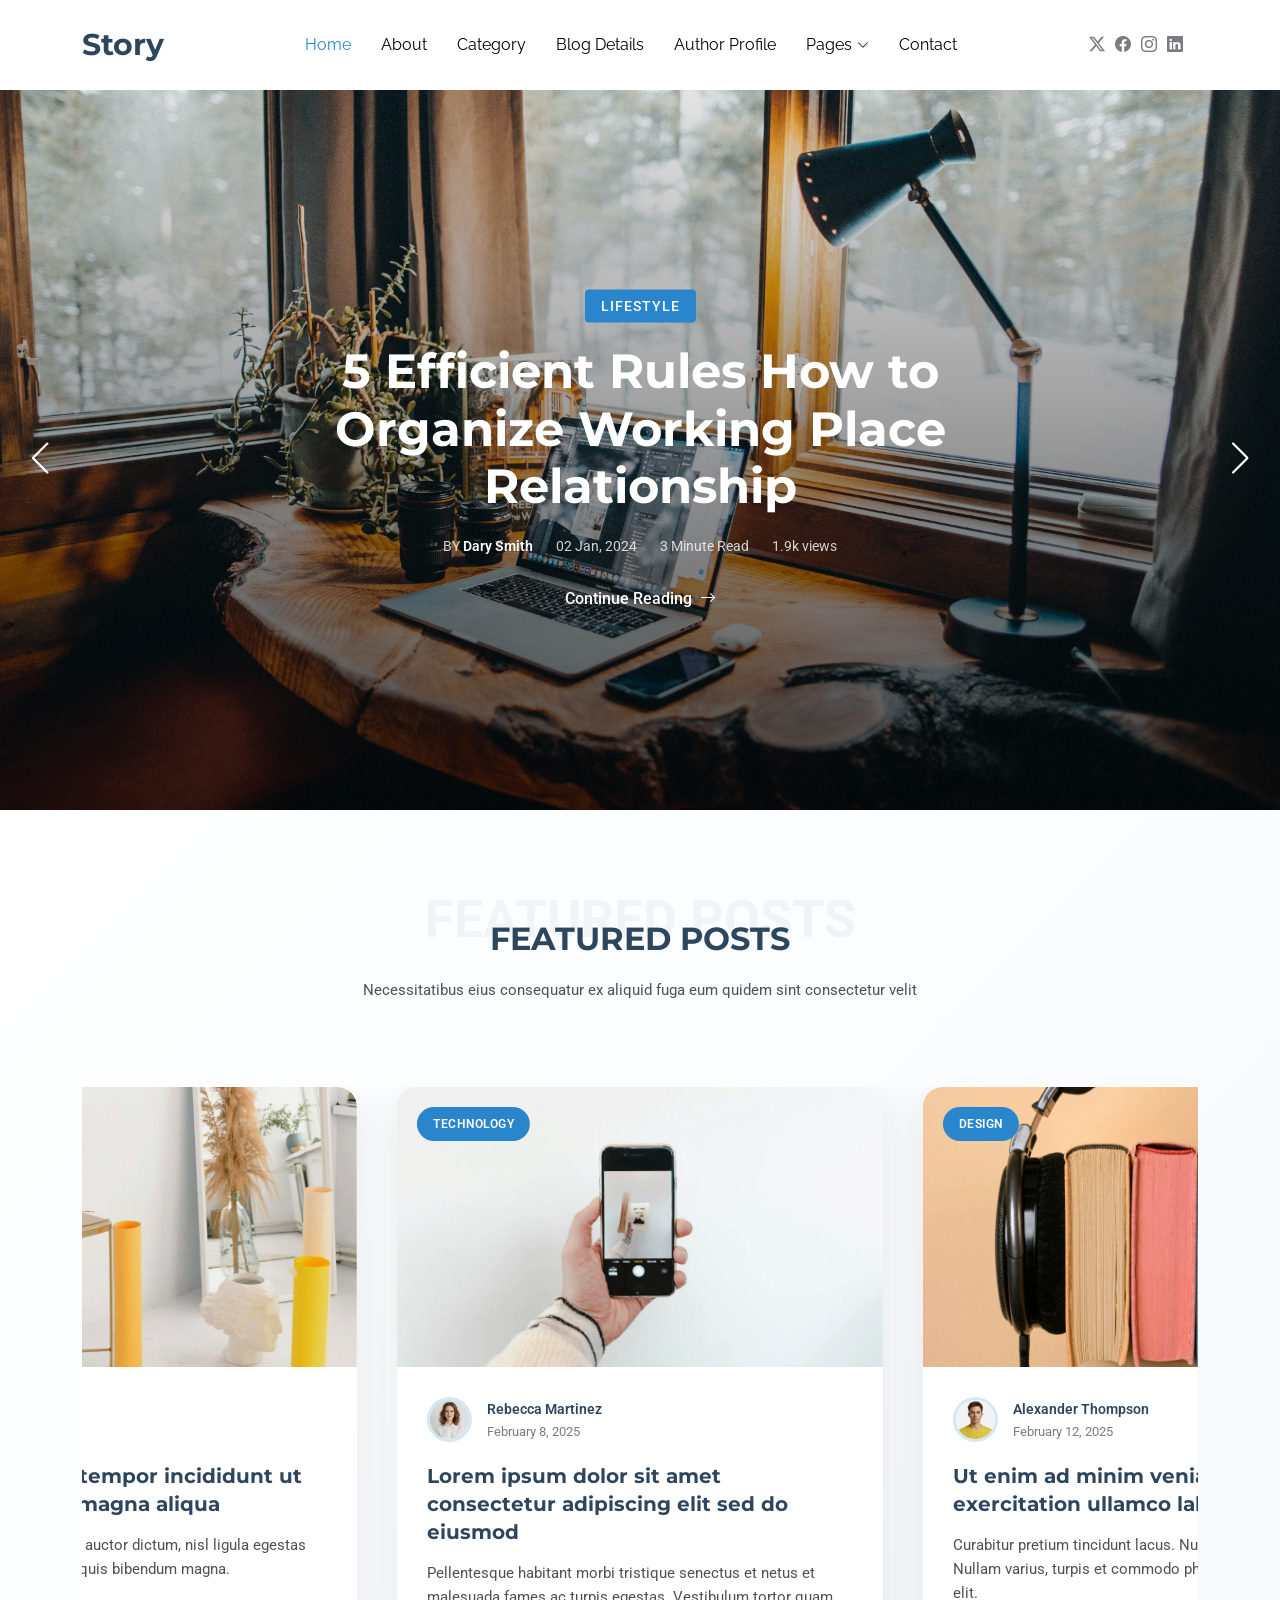
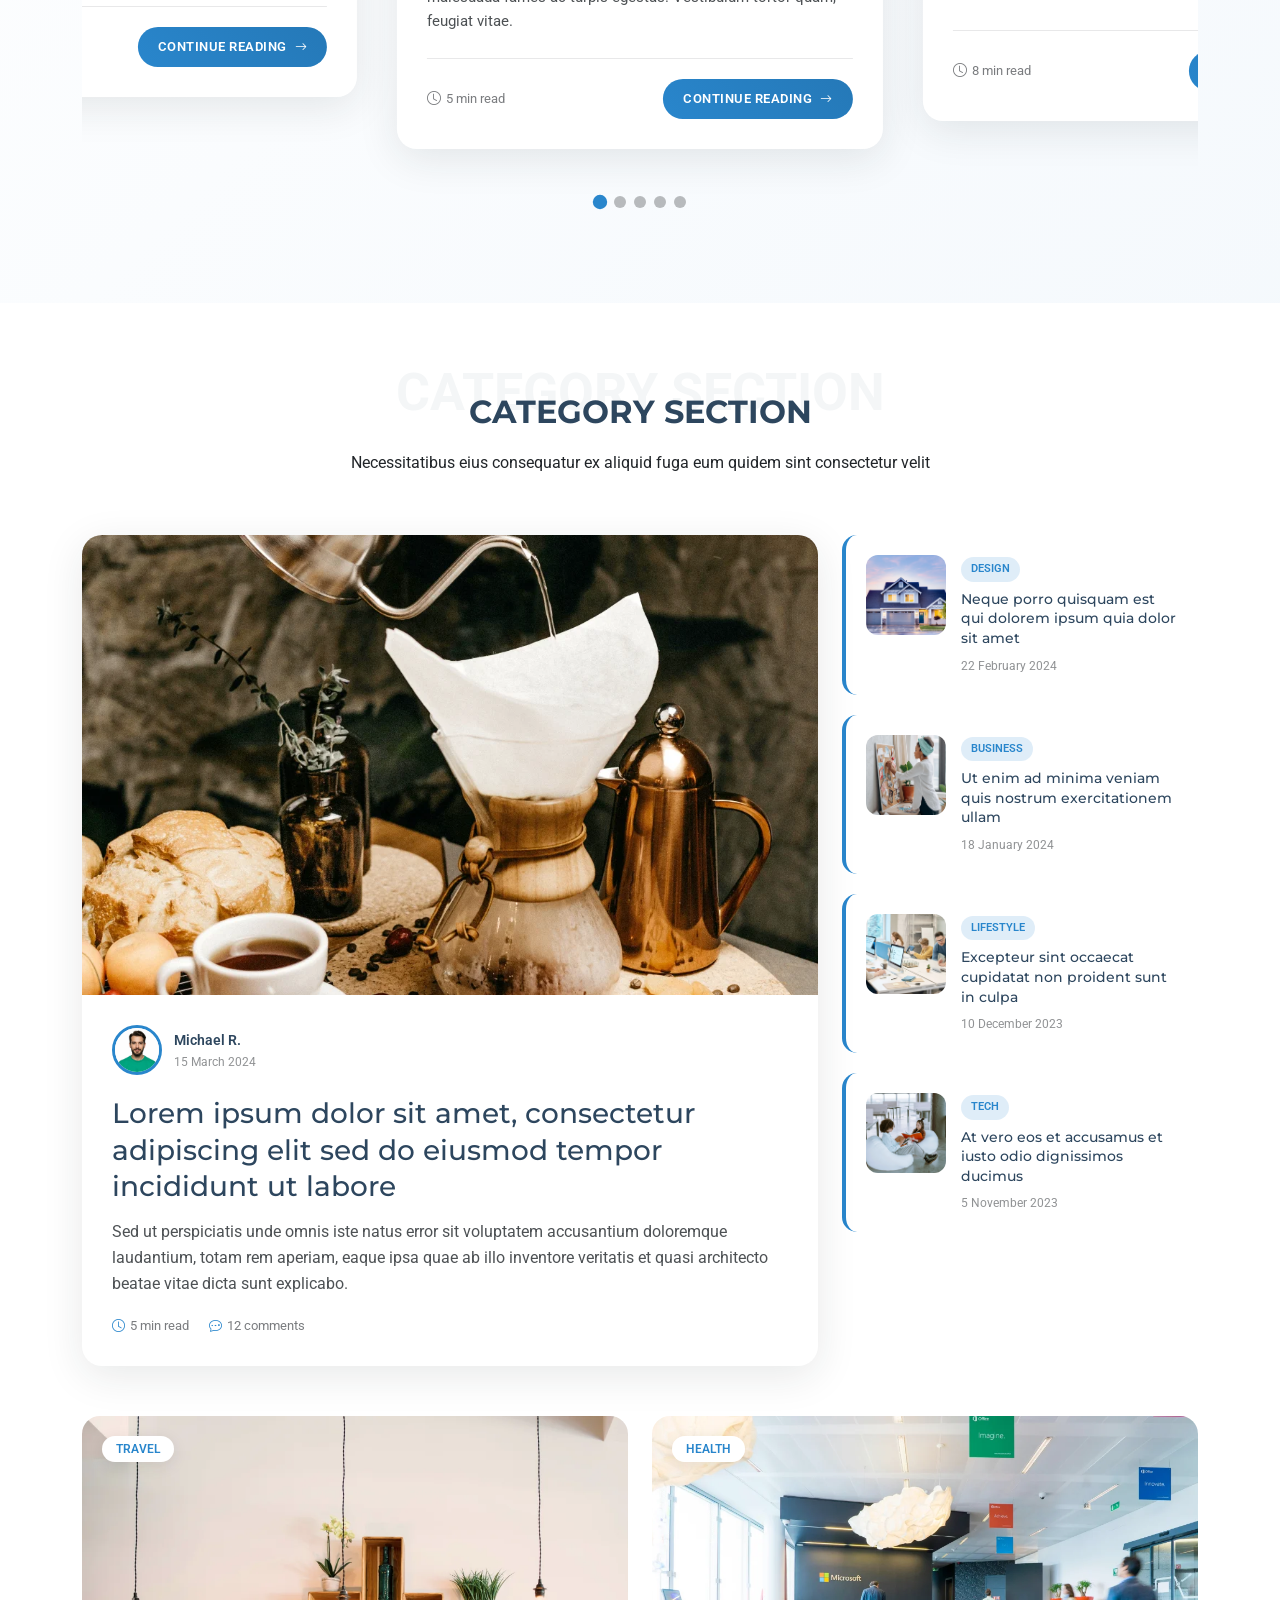
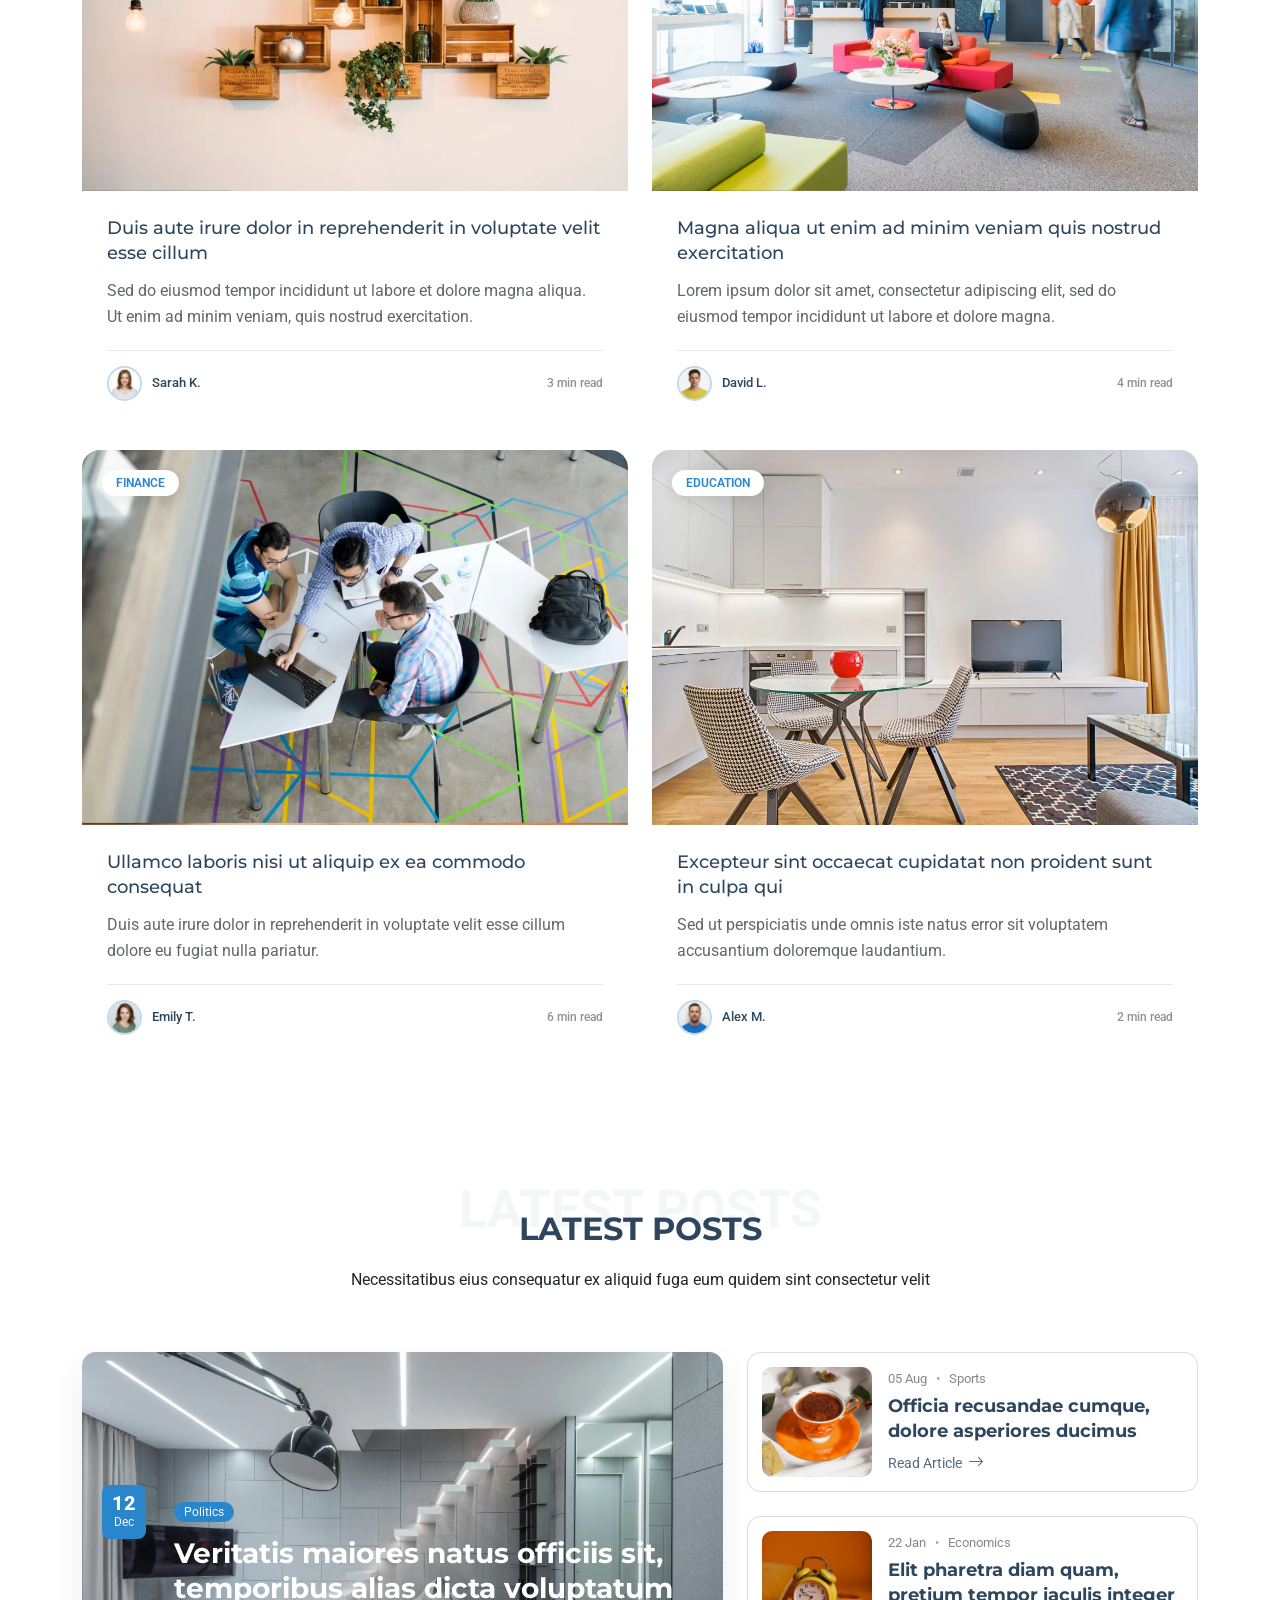
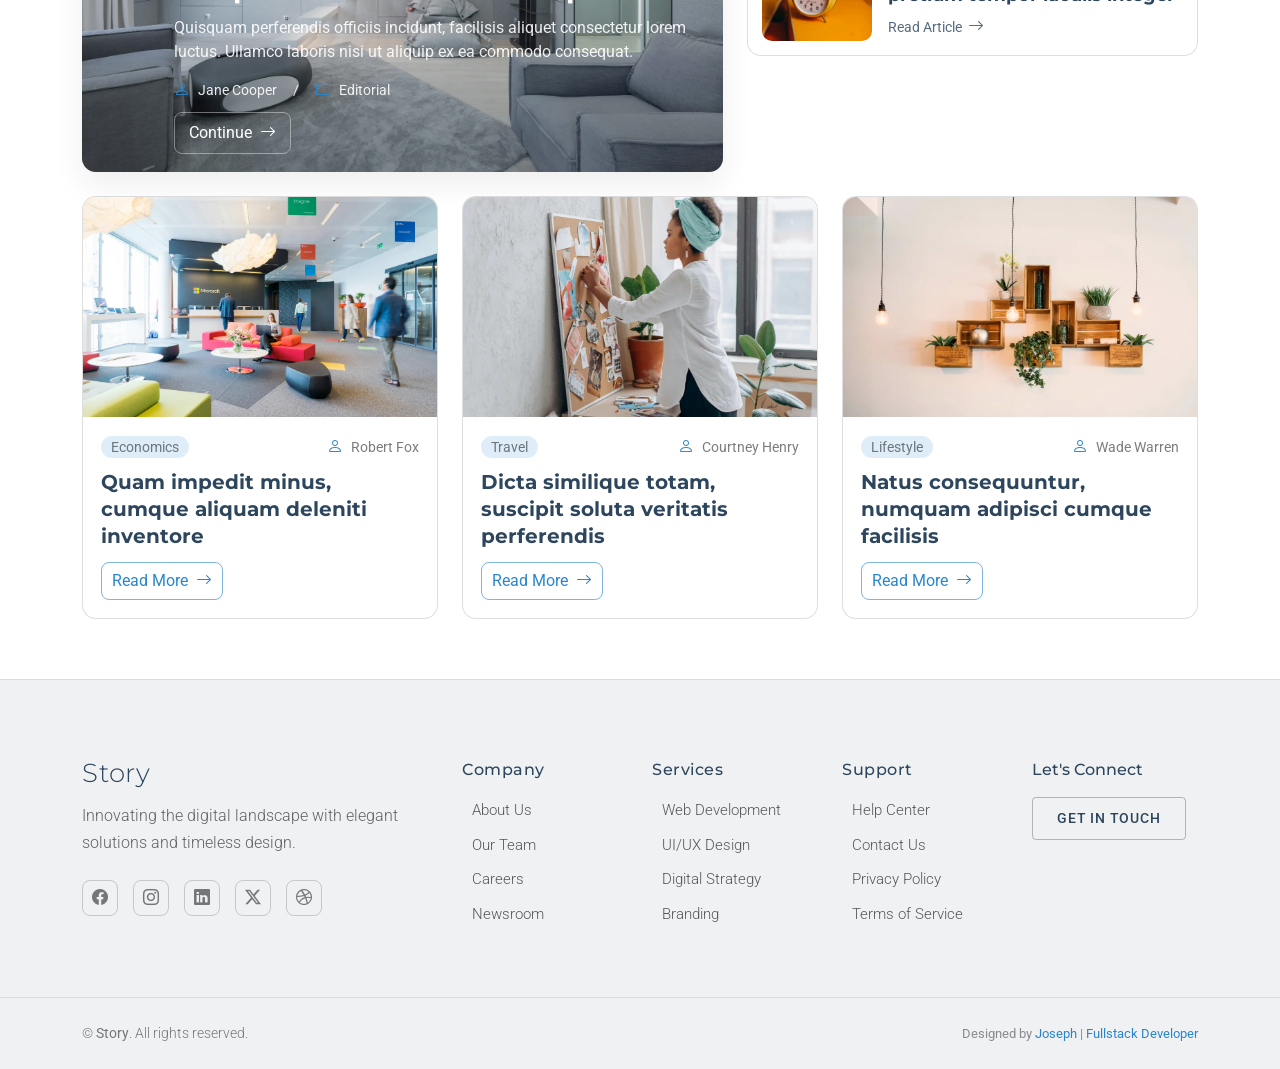
<file: index.html>
<!DOCTYPE html>
<html lang="en">

<head>
  <meta charset="utf-8">
  <meta content="width=device-width, initial-scale=1.0" name="viewport">
  <title>Index - Story Bootstrap Template</title>
  <meta name="description" content="">
  <meta name="keywords" content="">

  <!-- Favicons -->
  <link href="assets/img/favicon.png" rel="icon">
  <link href="assets/img/apple-touch-icon.png" rel="apple-touch-icon">

  <!-- Fonts -->
  <link href="https://fonts.googleapis.com" rel="preconnect">
  <link href="https://fonts.gstatic.com" rel="preconnect" crossorigin>
  <link href="https://fonts.googleapis.com/css2?family=Roboto:ital,wght@0,100;0,300;0,400;0,500;0,700;0,900;1,100;1,300;1,400;1,500;1,700;1,900&family=Montserrat:ital,wght@0,100;0,200;0,300;0,400;0,500;0,600;0,700;0,800;0,900;1,100;1,200;1,300;1,400;1,500;1,600;1,700;1,800;1,900&family=Raleway:ital,wght@0,100;0,200;0,300;0,400;0,500;0,600;0,700;0,800;0,900;1,100;1,200;1,300;1,400;1,500;1,600;1,700;1,800;1,900&display=swap" rel="stylesheet">

  <!-- Vendor CSS Files -->
  <link href="assets/vendor/bootstrap/css/bootstrap.min.css" rel="stylesheet">
  <link href="assets/vendor/bootstrap-icons/bootstrap-icons.css" rel="stylesheet">
  <link href="assets/vendor/aos/aos.css" rel="stylesheet">
  <link href="assets/vendor/swiper/swiper-bundle.min.css" rel="stylesheet">

  <!-- Main CSS File -->
  <link href="assets/css/main.css" rel="stylesheet">

  <!-- =======================================================
  * Template Name: Story
  * Template URL: https://bootstrapmade.com/story-bootstrap-blog-template/
  * Updated: Aug 11 2025 with Bootstrap v5.3.7
  * Author: BootstrapMade.com
  * License: https://bootstrapmade.com/license/
  ======================================================== -->
</head>

<body class="index-page">

  <header id="header" class="header d-flex align-items-center position-relative">
    <div class="container position-relative d-flex align-items-center justify-content-between">

      <a href="index.html" class="logo d-flex align-items-center me-auto me-xl-0">
        <!-- Uncomment the line below if you also wish to use an image logo -->
        <!-- <img src="assets/img/logo.webp" alt=""> -->
        <h1 class="sitename">Story</h1>
      </a>

      <nav id="navmenu" class="navmenu">
        <ul>
          <li><a href="index.html" class="active">Home</a></li>
          <li><a href="about.html">About</a></li>
          <li><a href="category.html">Category</a></li>
          <li><a href="blog-details.html">Blog Details</a></li>
          <li><a href="author-profile.html">Author Profile</a></li>
          <li class="dropdown"><a href="#"><span>Pages</span> <i class="bi bi-chevron-down toggle-dropdown"></i></a>
            <ul>
              <li><a href="about.html">About</a></li>
              <li><a href="category.html">Category</a></li>
              <li><a href="blog-details.html">Blog Details</a></li>
              <li><a href="author-profile.html">Author Profile</a></li>
              <li><a href="search-results.html">Search Results</a></li>
              <li><a href="404.html">404 Not Found Page</a></li>

              <li class="dropdown"><a href="#"><span>Deep Dropdown</span> <i class="bi bi-chevron-down toggle-dropdown"></i></a>
                <ul>
                  <li><a href="#">Deep Dropdown 1</a></li>
                  <li><a href="#">Deep Dropdown 2</a></li>
                  <li><a href="#">Deep Dropdown 3</a></li>
                  <li><a href="#">Deep Dropdown 4</a></li>
                  <li><a href="#">Deep Dropdown 5</a></li>
                </ul>
              </li>
            </ul>
          </li>
          <li><a href="contact.html">Contact</a></li>
        </ul>
        <i class="mobile-nav-toggle d-xl-none bi bi-list"></i>
      </nav>

      <div class="header-social-links">
        <a href="#" class="twitter"><i class="bi bi-twitter-x"></i></a>
        <a href="#" class="facebook"><i class="bi bi-facebook"></i></a>
        <a href="#" class="instagram"><i class="bi bi-instagram"></i></a>
        <a href="#" class="linkedin"><i class="bi bi-linkedin"></i></a>
      </div>

    </div>
  </header>

  <main class="main">

    <!-- Blog Hero Section -->
    <section id="blog-hero" class="blog-hero section">

      <div class="container-fluid p-0" data-aos="fade">

        <div class="blog-hero-slider swiper init-swiper">
          <script type="application/json" class="swiper-config">
            {
              "loop": true,
              "speed": 1000,
              "effect": "fade",
              "autoplay": {
                "delay": 5000
              },
              "slidesPerView": 1,
              "navigation": {
                "nextEl": ".swiper-button-next",
                "prevEl": ".swiper-button-prev"
              }
            }
          </script>

          <div class="swiper-wrapper">

            <div class="swiper-slide">
              <div class="blog-hero-item">
                <img src="assets/img/blog/blog-hero-1.webp" alt="Blog Hero Image" class="img-fluid">
                <div class="blog-hero-content">
                  <span class="category">Lifestyle</span>
                  <h1>5 Efficient Rules How to Organize Working Place Relationship</h1>
                  <div class="meta">
                    <span class="author">BY <a href="#">Dary Smith</a></span>
                    <span class="date">02 Jan, 2024</span>
                    <span class="read-time">3 Minute Read</span>
                    <span class="views">1.9k views</span>
                  </div>
                  <a href="blog-details.html" class="read-more">Continue Reading <i class="bi bi-arrow-right"></i></a>
                </div>
              </div>
            </div><!-- End slide item -->

            <div class="swiper-slide">
              <div class="blog-hero-item">
                <img src="assets/img/blog/blog-hero-2.webp" alt="Blog Hero Image" class="img-fluid">
                <div class="blog-hero-content">
                  <span class="category">Business</span>
                  <h1>The Future of Remote Work and Digital Transformation</h1>
                  <div class="meta">
                    <span class="author">BY <a href="#">Mark Johnson</a></span>
                    <span class="date">12 Jan, 2024</span>
                    <span class="read-time">4 Minute Read</span>
                    <span class="views">2.3k views</span>
                  </div>
                  <a href="blog-details.html" class="read-more">Continue Reading <i class="bi bi-arrow-right"></i></a>
                </div>
              </div>
            </div><!-- End slide item -->

            <div class="swiper-slide">
              <div class="blog-hero-item">
                <img src="assets/img/blog/blog-hero-3.webp" alt="Blog Hero Image" class="img-fluid">
                <div class="blog-hero-content">
                  <span class="category">Technology</span>
                  <h1>Artificial Intelligence in Modern Business Applications</h1>
                  <div class="meta">
                    <span class="author">BY <a href="#">Sarah Williams</a></span>
                    <span class="date">10 Jan, 2024</span>
                    <span class="read-time">5 Minute Read</span>
                    <span class="views">3.1k views</span>
                  </div>
                  <a href="blog-details.html" class="read-more">Continue Reading <i class="bi bi-arrow-right"></i></a>
                </div>
              </div>
            </div><!-- End slide item -->

            <div class="swiper-slide">
              <div class="blog-hero-item">
                <img src="assets/img/blog/blog-hero-4.webp" alt="Blog Hero Image" class="img-fluid">
                <div class="blog-hero-content">
                  <span class="category">Leadership</span>
                  <h1>Building High-Performance Teams in a Digital Age</h1>
                  <div class="meta">
                    <span class="author">BY <a href="#">David Chen</a></span>
                    <span class="date">8 Jan, 2024</span>
                    <span class="read-time">4 Minute Read</span>
                    <span class="views">2.7k views</span>
                  </div>
                  <a href="blog-details.html" class="read-more">Continue Reading <i class="bi bi-arrow-right"></i></a>
                </div>
              </div>
            </div><!-- End slide item -->

            <div class="swiper-slide">
              <div class="blog-hero-item">
                <img src="assets/img/blog/blog-hero-5.webp" alt="Blog Hero Image" class="img-fluid">
                <div class="blog-hero-content">
                  <span class="category">Innovation</span>
                  <h1>Sustainable Business Practices for the Modern Enterprise</h1>
                  <div class="meta">
                    <span class="author">BY <a href="#">Emma Davis</a></span>
                    <span class="date">6 Jan, 2024</span>
                    <span class="read-time">3 Minute Read</span>
                    <span class="views">2.5k views</span>
                  </div>
                  <a href="blog-details.html" class="read-more">Continue Reading <i class="bi bi-arrow-right"></i></a>
                </div>
              </div>
            </div><!-- End slide item -->

          </div>

          <div class="swiper-button-prev"></div>
          <div class="swiper-button-next"></div>

        </div>

      </div>

    </section><!-- /Blog Hero Section -->

    <!-- Featured Posts Section -->
    <section id="featured-posts" class="featured-posts section">

      <!-- Section Title -->
      <div class="container section-title" data-aos="fade-up">
        <span class="description-title">Featured Posts</span>
        <h2>Featured Posts</h2>
        <p>Necessitatibus eius consequatur ex aliquid fuga eum quidem sint consectetur velit</p>
      </div><!-- End Section Title -->

      <div class="container" data-aos="fade-up" data-aos-delay="100">

        <div class="blog-posts-slider swiper init-swiper">
          <script type="application/json" class="swiper-config">
            {
              "loop": true,
              "speed": 600,
              "autoplay": {
                "delay": 4500
              },
              "slidesPerView": 1,
              "spaceBetween": 40,
              "centeredSlides": true,
              "breakpoints": {
                "768": {
                  "slidesPerView": 1.5,
                  "spaceBetween": 30
                },
                "1200": {
                  "slidesPerView": 2.2,
                  "spaceBetween": 40
                }
              },
              "pagination": {
                "el": ".swiper-pagination",
                "clickable": true
              }
            }
          </script>

          <div class="swiper-wrapper">
            <div class="swiper-slide">
              <article class="blog-card">
                <div class="blog-image">
                  <img src="assets/img/blog/blog-post-square-3.webp" alt="Blog Image" loading="lazy">
                  <div class="category-badge">Technology</div>
                </div>
                <div class="blog-content">
                  <div class="author-info">
                    <img src="assets/img/person/person-f-8.webp" alt="Author" class="author-avatar">
                    <div class="author-details">
                      <span class="author-name">Rebecca Martinez</span>
                      <span class="publish-date">February 8, 2025</span>
                    </div>
                  </div>
                  <h3><a href="#">Lorem ipsum dolor sit amet consectetur adipiscing elit sed do eiusmod</a></h3>
                  <p>Pellentesque habitant morbi tristique senectus et netus et malesuada fames ac turpis egestas. Vestibulum tortor quam, feugiat vitae.</p>
                  <div class="blog-footer">
                    <div class="reading-time">
                      <i class="bi bi-clock"></i>
                      <span>5 min read</span>
                    </div>
                    <a href="#" class="btn-read-more">
                      <span>Continue Reading</span>
                      <i class="bi bi-arrow-right"></i>
                    </a>
                  </div>
                </div>
              </article>
            </div><!-- End slide item -->

            <div class="swiper-slide">
              <article class="blog-card">
                <div class="blog-image">
                  <img src="assets/img/blog/blog-post-square-7.webp" alt="Blog Image" loading="lazy">
                  <div class="category-badge">Design</div>
                </div>
                <div class="blog-content">
                  <div class="author-info">
                    <img src="assets/img/person/person-m-12.webp" alt="Author" class="author-avatar">
                    <div class="author-details">
                      <span class="author-name">Alexander Thompson</span>
                      <span class="publish-date">February 12, 2025</span>
                    </div>
                  </div>
                  <h3><a href="#">Ut enim ad minim veniam quis nostrud exercitation ullamco laboris</a></h3>
                  <p>Curabitur pretium tincidunt lacus. Nulla gravida orci a odio. Nullam varius, turpis et commodo pharetra, est eros bibendum elit.</p>
                  <div class="blog-footer">
                    <div class="reading-time">
                      <i class="bi bi-clock"></i>
                      <span>8 min read</span>
                    </div>
                    <a href="#" class="btn-read-more">
                      <span>Continue Reading</span>
                      <i class="bi bi-arrow-right"></i>
                    </a>
                  </div>
                </div>
              </article>
            </div><!-- End slide item -->

            <div class="swiper-slide">
              <article class="blog-card">
                <div class="blog-image">
                  <img src="assets/img/blog/blog-post-square-1.webp" alt="Blog Image" loading="lazy">
                  <div class="category-badge">Business</div>
                </div>
                <div class="blog-content">
                  <div class="author-info">
                    <img src="assets/img/person/person-f-3.webp" alt="Author" class="author-avatar">
                    <div class="author-details">
                      <span class="author-name">Sophia Williams</span>
                      <span class="publish-date">February 15, 2025</span>
                    </div>
                  </div>
                  <h3><a href="#">Duis aute irure dolor in reprehenderit in voluptate velit esse cillum</a></h3>
                  <p>Sed cursus ante dapibus diam. Sed nisi. Nulla quis sem at nibh elementum imperdiet. Duis sagittis ipsum ac turpis.</p>
                  <div class="blog-footer">
                    <div class="reading-time">
                      <i class="bi bi-clock"></i>
                      <span>3 min read</span>
                    </div>
                    <a href="#" class="btn-read-more">
                      <span>Continue Reading</span>
                      <i class="bi bi-arrow-right"></i>
                    </a>
                  </div>
                </div>
              </article>
            </div><!-- End slide item -->

            <div class="swiper-slide">
              <article class="blog-card">
                <div class="blog-image">
                  <img src="assets/img/blog/blog-post-square-5.webp" alt="Blog Image" loading="lazy">
                  <div class="category-badge">Lifestyle</div>
                </div>
                <div class="blog-content">
                  <div class="author-info">
                    <img src="assets/img/person/person-m-7.webp" alt="Author" class="author-avatar">
                    <div class="author-details">
                      <span class="author-name">Michael Chen</span>
                      <span class="publish-date">February 18, 2025</span>
                    </div>
                  </div>
                  <h3><a href="#">Excepteur sint occaecat cupidatat non proident sunt in culpa qui</a></h3>
                  <p>Donec vitae sapien ut libero venenatis faucibus. Nullam quis ante etiam sit amet orci eget eros faucibus tincidunt.</p>
                  <div class="blog-footer">
                    <div class="reading-time">
                      <i class="bi bi-clock"></i>
                      <span>6 min read</span>
                    </div>
                    <a href="#" class="btn-read-more">
                      <span>Continue Reading</span>
                      <i class="bi bi-arrow-right"></i>
                    </a>
                  </div>
                </div>
              </article>
            </div><!-- End slide item -->

            <div class="swiper-slide">
              <article class="blog-card">
                <div class="blog-image">
                  <img src="assets/img/blog/blog-post-square-9.webp" alt="Blog Image" loading="lazy">
                  <div class="category-badge">Marketing</div>
                </div>
                <div class="blog-content">
                  <div class="author-info">
                    <img src="assets/img/person/person-f-11.webp" alt="Author" class="author-avatar">
                    <div class="author-details">
                      <span class="author-name">Elena Rodriguez</span>
                      <span class="publish-date">February 21, 2025</span>
                    </div>
                  </div>
                  <h3><a href="#">Sed do eiusmod tempor incididunt ut labore et dolore magna aliqua</a></h3>
                  <p>Morbi imperdiet, mauris ac auctor dictum, nisl ligula egestas nulla, et sollicitudin lorem quis bibendum magna.</p>
                  <div class="blog-footer">
                    <div class="reading-time">
                      <i class="bi bi-clock"></i>
                      <span>4 min read</span>
                    </div>
                    <a href="#" class="btn-read-more">
                      <span>Continue Reading</span>
                      <i class="bi bi-arrow-right"></i>
                    </a>
                  </div>
                </div>
              </article>
            </div><!-- End slide item -->
          </div>

          <div class="swiper-pagination"></div>
        </div>

      </div>

    </section><!-- /Featured Posts Section -->

    <!-- Category Section Section -->
    <section id="category-section" class="category-section section">

      <!-- Section Title -->
      <div class="container section-title" data-aos="fade-up">
        <span class="description-title">Category Section</span>
        <h2>Category Section</h2>
        <p>Necessitatibus eius consequatur ex aliquid fuga eum quidem sint consectetur velit</p>
      </div><!-- End Section Title -->

      <div class="container" data-aos="fade-up" data-aos-delay="100">
        <!-- Main Featured Post -->
        <div class="row gy-4 mb-5">
          <div class="col-lg-8">
            <article class="hero-post" data-aos="zoom-out" data-aos-delay="200">
              <div class="post-img">
                <img src="assets/img/blog/blog-post-5.webp" alt="" class="img-fluid" loading="lazy">
              </div>
              <div class="post-content">
                <div class="author-info">
                  <img src="assets/img/person/person-m-8.webp" alt="" class="author-avatar">
                  <div class="author-details">
                    <span class="author-name">Michael R.</span>
                    <span class="post-date">15 March 2024</span>
                  </div>
                </div>
                <h2 class="post-title">
                  <a href="blog-details.html">Lorem ipsum dolor sit amet, consectetur adipiscing elit sed do eiusmod tempor incididunt ut labore</a>
                </h2>
                <p class="post-excerpt">Sed ut perspiciatis unde omnis iste natus error sit voluptatem accusantium doloremque laudantium, totam rem aperiam, eaque ipsa quae ab illo inventore veritatis et quasi architecto beatae vitae dicta sunt explicabo.</p>
                <div class="post-stats">
                  <span class="read-time"><i class="bi bi-clock"></i> 5 min read</span>
                  <span class="comments"><i class="bi bi-chat-dots"></i> 12 comments</span>
                </div>
              </div>
            </article>
          </div>

          <div class="col-lg-4">
            <div class="sidebar-posts">
              <article class="sidebar-post" data-aos="fade-left" data-aos-delay="300">
                <div class="post-img">
                  <img src="assets/img/blog/blog-post-8.webp" alt="" class="img-fluid" loading="lazy">
                </div>
                <div class="post-content">
                  <span class="post-category">Design</span>
                  <h4 class="title">
                    <a href="blog-details.html">Neque porro quisquam est qui dolorem ipsum quia dolor sit amet</a>
                  </h4>
                  <div class="post-meta">
                    <span class="post-date">22 February 2024</span>
                  </div>
                </div>
              </article>

              <article class="sidebar-post" data-aos="fade-left" data-aos-delay="400">
                <div class="post-img">
                  <img src="assets/img/blog/blog-post-4.webp" alt="" class="img-fluid" loading="lazy">
                </div>
                <div class="post-content">
                  <span class="post-category">Business</span>
                  <h4 class="title">
                    <a href="blog-details.html">Ut enim ad minima veniam quis nostrum exercitationem ullam</a>
                  </h4>
                  <div class="post-meta">
                    <span class="post-date">18 January 2024</span>
                  </div>
                </div>
              </article>

              <article class="sidebar-post" data-aos="fade-left" data-aos-delay="500">
                <div class="post-img">
                  <img src="assets/img/blog/blog-post-1.webp" alt="" class="img-fluid" loading="lazy">
                </div>
                <div class="post-content">
                  <span class="post-category">Lifestyle</span>
                  <h4 class="title">
                    <a href="blog-details.html">Excepteur sint occaecat cupidatat non proident sunt in culpa</a>
                  </h4>
                  <div class="post-meta">
                    <span class="post-date">10 December 2023</span>
                  </div>
                </div>
              </article>

              <article class="sidebar-post" data-aos="fade-left" data-aos-delay="600">
                <div class="post-img">
                  <img src="assets/img/blog/blog-post-3.webp" alt="" class="img-fluid" loading="lazy">
                </div>
                <div class="post-content">
                  <span class="post-category">Tech</span>
                  <h4 class="title">
                    <a href="blog-details.html">At vero eos et accusamus et iusto odio dignissimos ducimus</a>
                  </h4>
                  <div class="post-meta">
                    <span class="post-date">5 November 2023</span>
                  </div>
                </div>
              </article>
            </div>
          </div>
        </div>

        <!-- Grid Posts -->
        <div class="posts-grid">
          <div class="row gy-4">
            <div class="col-md-6" data-aos="fade-up" data-aos-delay="200">
              <article class="grid-post">
                <div class="post-img">
                  <img src="assets/img/blog/blog-post-6.webp" alt="" class="img-fluid" loading="lazy">
                  <div class="post-overlay">
                    <span class="category-tag">Travel</span>
                  </div>
                </div>
                <div class="post-content">
                  <h3 class="title">
                    <a href="blog-details.html">Duis aute irure dolor in reprehenderit in voluptate velit esse cillum</a>
                  </h3>
                  <p class="excerpt">Sed do eiusmod tempor incididunt ut labore et dolore magna aliqua. Ut enim ad minim veniam, quis nostrud exercitation.</p>
                  <div class="post-footer">
                    <div class="author-info">
                      <img src="assets/img/person/person-f-7.webp" alt="" class="author-img">
                      <span class="author-name">Sarah K.</span>
                    </div>
                    <span class="read-time">3 min read</span>
                  </div>
                </div>
              </article>
            </div>

            <div class="col-md-6" data-aos="fade-up" data-aos-delay="300">
              <article class="grid-post">
                <div class="post-img">
                  <img src="assets/img/blog/blog-post-2.webp" alt="" class="img-fluid" loading="lazy">
                  <div class="post-overlay">
                    <span class="category-tag">Health</span>
                  </div>
                </div>
                <div class="post-content">
                  <h3 class="title">
                    <a href="blog-details.html">Magna aliqua ut enim ad minim veniam quis nostrud exercitation</a>
                  </h3>
                  <p class="excerpt">Lorem ipsum dolor sit amet, consectetur adipiscing elit, sed do eiusmod tempor incididunt ut labore et dolore magna.</p>
                  <div class="post-footer">
                    <div class="author-info">
                      <img src="assets/img/person/person-m-12.webp" alt="" class="author-img">
                      <span class="author-name">David L.</span>
                    </div>
                    <span class="read-time">4 min read</span>
                  </div>
                </div>
              </article>
            </div>

            <div class="col-md-6" data-aos="fade-up" data-aos-delay="400">
              <article class="grid-post">
                <div class="post-img">
                  <img src="assets/img/blog/blog-post-10.webp" alt="" class="img-fluid" loading="lazy">
                  <div class="post-overlay">
                    <span class="category-tag">Finance</span>
                  </div>
                </div>
                <div class="post-content">
                  <h3 class="title">
                    <a href="blog-details.html">Ullamco laboris nisi ut aliquip ex ea commodo consequat</a>
                  </h3>
                  <p class="excerpt">Duis aute irure dolor in reprehenderit in voluptate velit esse cillum dolore eu fugiat nulla pariatur.</p>
                  <div class="post-footer">
                    <div class="author-info">
                      <img src="assets/img/person/person-f-11.webp" alt="" class="author-img">
                      <span class="author-name">Emily T.</span>
                    </div>
                    <span class="read-time">6 min read</span>
                  </div>
                </div>
              </article>
            </div>

            <div class="col-md-6" data-aos="fade-up" data-aos-delay="500">
              <article class="grid-post">
                <div class="post-img">
                  <img src="assets/img/blog/blog-post-7.webp" alt="" class="img-fluid" loading="lazy">
                  <div class="post-overlay">
                    <span class="category-tag">Education</span>
                  </div>
                </div>
                <div class="post-content">
                  <h3 class="title">
                    <a href="blog-details.html">Excepteur sint occaecat cupidatat non proident sunt in culpa qui</a>
                  </h3>
                  <p class="excerpt">Sed ut perspiciatis unde omnis iste natus error sit voluptatem accusantium doloremque laudantium.</p>
                  <div class="post-footer">
                    <div class="author-info">
                      <img src="assets/img/person/person-m-9.webp" alt="" class="author-img">
                      <span class="author-name">Alex M.</span>
                    </div>
                    <span class="read-time">2 min read</span>
                  </div>
                </div>
              </article>
            </div>
          </div>
        </div>
      </div>

    </section><!-- /Category Section Section -->

    <!-- Latest Posts Section -->
    <section id="latest-posts" class="latest-posts section">

      <!-- Section Title -->
      <div class="container section-title" data-aos="fade-up">
        <span class="description-title">Latest Posts</span>
        <h2>Latest Posts</h2>
        <p>Necessitatibus eius consequatur ex aliquid fuga eum quidem sint consectetur velit</p>
      </div><!-- End Section Title -->

      <div class="container" data-aos="fade-up" data-aos-delay="100">

        <div class="row gy-4 align-items-stretch">

          <div class="col-lg-7" data-aos="zoom-in" data-aos-delay="150">
            <article class="featured-post position-relative h-100">
              <figure class="featured-media m-0">
                <img src="assets/img/blog/blog-hero-4.webp" alt="Featured post image" class="img-fluid w-100" loading="lazy">
              </figure>

              <div class="featured-content">
                <div class="date-badge">
                  <span class="day">12</span>
                  <span class="mon">Dec</span>
                </div>

                <span class="cat-badge inverse">Politics</span>

                <h3 class="title">Veritatis maiores natus officiis sit, temporibus alias dicta voluptatum</h3>
                <p class="excerpt d-none d-md-block">Quisquam perferendis officiis incidunt, facilisis aliquet consectetur lorem luctus. Ullamco laboris nisi ut aliquip ex ea commodo consequat.</p>

                <div class="meta d-flex align-items-center gap-3">
                  <div class="d-flex align-items-center">
                    <i class="bi bi-person"></i><span class="ps-2">Jane Cooper</span>
                  </div>
                  <span class="sep">/</span>
                  <div class="d-flex align-items-center">
                    <i class="bi bi-folder2"></i><span class="ps-2">Editorial</span>
                  </div>
                </div>

                <a href="blog-details.html" class="readmore stretched-link"><span>Continue</span><i class="bi bi-arrow-right"></i></a>
              </div>
            </article>
          </div><!-- End Featured Post -->

          <div class="col-lg-5">
            <div class="row gy-4">
              <div class="col-12" data-aos="fade-left" data-aos-delay="200">
                <article class="compact-post h-100">
                  <div class="thumb">
                    <img src="assets/img/blog/blog-post-square-2.webp" class="img-fluid" alt="Post thumbnail" loading="lazy">
                  </div>
                  <div class="content">
                    <div class="meta">
                      <span class="date">05 Aug</span>
                      <span class="dot">•</span>
                      <span class="category">Sports</span>
                    </div>
                    <h4 class="title">Officia recusandae cumque, dolore asperiores ducimus</h4>
                    <a href="blog-details.html" class="readmore"><span>Read Article</span><i class="bi bi-arrow-right"></i></a>
                  </div>
                </article>
              </div><!-- End Compact Post -->

              <div class="col-12" data-aos="fade-left" data-aos-delay="300">
                <article class="compact-post h-100">
                  <div class="thumb">
                    <img src="assets/img/blog/blog-post-square-5.webp" class="img-fluid" alt="Post thumbnail" loading="lazy">
                  </div>
                  <div class="content">
                    <div class="meta">
                      <span class="date">22 Jan</span>
                      <span class="dot">•</span>
                      <span class="category">Economics</span>
                    </div>
                    <h4 class="title">Elit pharetra diam quam, pretium tempor iaculis integer</h4>
                    <a href="blog-details.html" class="readmore"><span>Read Article</span><i class="bi bi-arrow-right"></i></a>
                  </div>
                </article>
              </div><!-- End Compact Post -->
            </div>
          </div><!-- End Right Column -->

          <div class="col-lg-4" data-aos="fade-up" data-aos-delay="200">
            <article class="card-post h-100">
              <div class="post-img position-relative overflow-hidden">
                <img src="assets/img/blog/blog-post-2.webp" class="img-fluid w-100" alt="Post image" loading="lazy">
              </div>
              <div class="content">
                <div class="meta d-flex align-items-center flex-wrap gap-2">
                  <span class="cat-badge">Economics</span>
                  <div class="d-flex align-items-center ms-auto">
                    <i class="bi bi-person"></i><span class="ps-2">Robert Fox</span>
                  </div>
                </div>
                <h3 class="title">Quam impedit minus, cumque aliquam deleniti inventore</h3>
                <a href="blog-details.html" class="readmore"><span>Read More</span><i class="bi bi-arrow-right"></i></a>
              </div>
            </article>
          </div><!-- End Grid Post -->

          <div class="col-lg-4" data-aos="fade-up" data-aos-delay="250">
            <article class="card-post h-100">
              <div class="post-img position-relative overflow-hidden">
                <img src="assets/img/blog/blog-post-4.webp" class="img-fluid w-100" alt="Post image" loading="lazy">
              </div>
              <div class="content">
                <div class="meta d-flex align-items-center flex-wrap gap-2">
                  <span class="cat-badge">Travel</span>
                  <div class="d-flex align-items-center ms-auto">
                    <i class="bi bi-person"></i><span class="ps-2">Courtney Henry</span>
                  </div>
                </div>
                <h3 class="title">Dicta similique totam, suscipit soluta veritatis perferendis</h3>
                <a href="blog-details.html" class="readmore"><span>Read More</span><i class="bi bi-arrow-right"></i></a>
              </div>
            </article>
          </div><!-- End Grid Post -->

          <div class="col-lg-4" data-aos="fade-up" data-aos-delay="300">
            <article class="card-post h-100">
              <div class="post-img position-relative overflow-hidden">
                <img src="assets/img/blog/blog-post-6.webp" class="img-fluid w-100" alt="Post image" loading="lazy">
              </div>
              <div class="content">
                <div class="meta d-flex align-items-center flex-wrap gap-2">
                  <span class="cat-badge">Lifestyle</span>
                  <div class="d-flex align-items-center ms-auto">
                    <i class="bi bi-person"></i><span class="ps-2">Wade Warren</span>
                  </div>
                </div>
                <h3 class="title">Natus consequuntur, numquam adipisci cumque facilisis</h3>
                <a href="blog-details.html" class="readmore"><span>Read More</span><i class="bi bi-arrow-right"></i></a>
              </div>
            </article>
          </div><!-- End Grid Post -->

        </div>

      </div>

    </section><!-- /Latest Posts Section -->

  </main>

  <footer id="footer" class="footer position-relative light-background">

    <div class="container">
      <div class="row gy-5">

        <div class="col-lg-4">
          <div class="footer-brand">
            <a href="index.html" class="logo d-flex align-items-center mb-3">
              <span class="sitename">Story</span>
            </a>
            <p class="tagline">Innovating the digital landscape with elegant solutions and timeless design.</p>

            <div class="social-links mt-4">
              <a href="#" aria-label="Facebook"><i class="bi bi-facebook"></i></a>
              <a href="#" aria-label="Instagram"><i class="bi bi-instagram"></i></a>
              <a href="#" aria-label="LinkedIn"><i class="bi bi-linkedin"></i></a>
              <a href="#" aria-label="Twitter"><i class="bi bi-twitter-x"></i></a>
              <a href="#" aria-label="Dribbble"><i class="bi bi-dribbble"></i></a>
            </div>
          </div>
        </div>

        <div class="col-lg-6">
          <div class="footer-links-grid">
            <div class="row">
              <div class="col-6 col-md-4">
                <h5>Company</h5>
                <ul class="list-unstyled">
                  <li><a href="#">About Us</a></li>
                  <li><a href="#">Our Team</a></li>
                  <li><a href="#">Careers</a></li>
                  <li><a href="#">Newsroom</a></li>
                </ul>
              </div>
              <div class="col-6 col-md-4">
                <h5>Services</h5>
                <ul class="list-unstyled">
                  <li><a href="#">Web Development</a></li>
                  <li><a href="#">UI/UX Design</a></li>
                  <li><a href="#">Digital Strategy</a></li>
                  <li><a href="#">Branding</a></li>
                </ul>
              </div>
              <div class="col-6 col-md-4">
                <h5>Support</h5>
                <ul class="list-unstyled">
                  <li><a href="#">Help Center</a></li>
                  <li><a href="#">Contact Us</a></li>
                  <li><a href="#">Privacy Policy</a></li>
                  <li><a href="#">Terms of Service</a></li>
                </ul>
              </div>
            </div>
          </div>
        </div>

        <div class="col-lg-2">
          <div class="footer-cta">
            <h5>Let's Connect</h5>
            <a href="contact.html" class="btn btn-outline">Get in Touch</a>
          </div>
        </div>

      </div>
    </div>

    <div class="footer-bottom">
      <div class="container">
        <div class="row">
          <div class="col-12">
            <div class="footer-bottom-content">
              <p class="mb-0">&copy; <strong>Story</strong>. All rights reserved.</p>
              <div class="credits">
                Designed by <a href="h#">Joseph</a> | <a href="#">Fullstack Developer</a>
              </div>
            </div>
          </div>
        </div>
      </div>
    </div>

  </footer>

  <!-- Scroll Top -->
  <a href="#" id="scroll-top" class="scroll-top d-flex align-items-center justify-content-center"><i class="bi bi-arrow-up-short"></i></a>

  <!-- Preloader -->
  <div id="preloader"></div>

  <!-- Vendor JS Files -->
  <script src="assets/vendor/bootstrap/js/bootstrap.bundle.min.js"></script>
  <script src="assets/vendor/php-email-form/validate.js"></script>
  <script src="assets/vendor/aos/aos.js"></script>
  <script src="assets/vendor/swiper/swiper-bundle.min.js"></script>
  <script src="assets/vendor/purecounter/purecounter_vanilla.js"></script>

  <!-- Main JS File -->
  <script src="assets/js/main.js"></script>

</body>

</html>
</file>
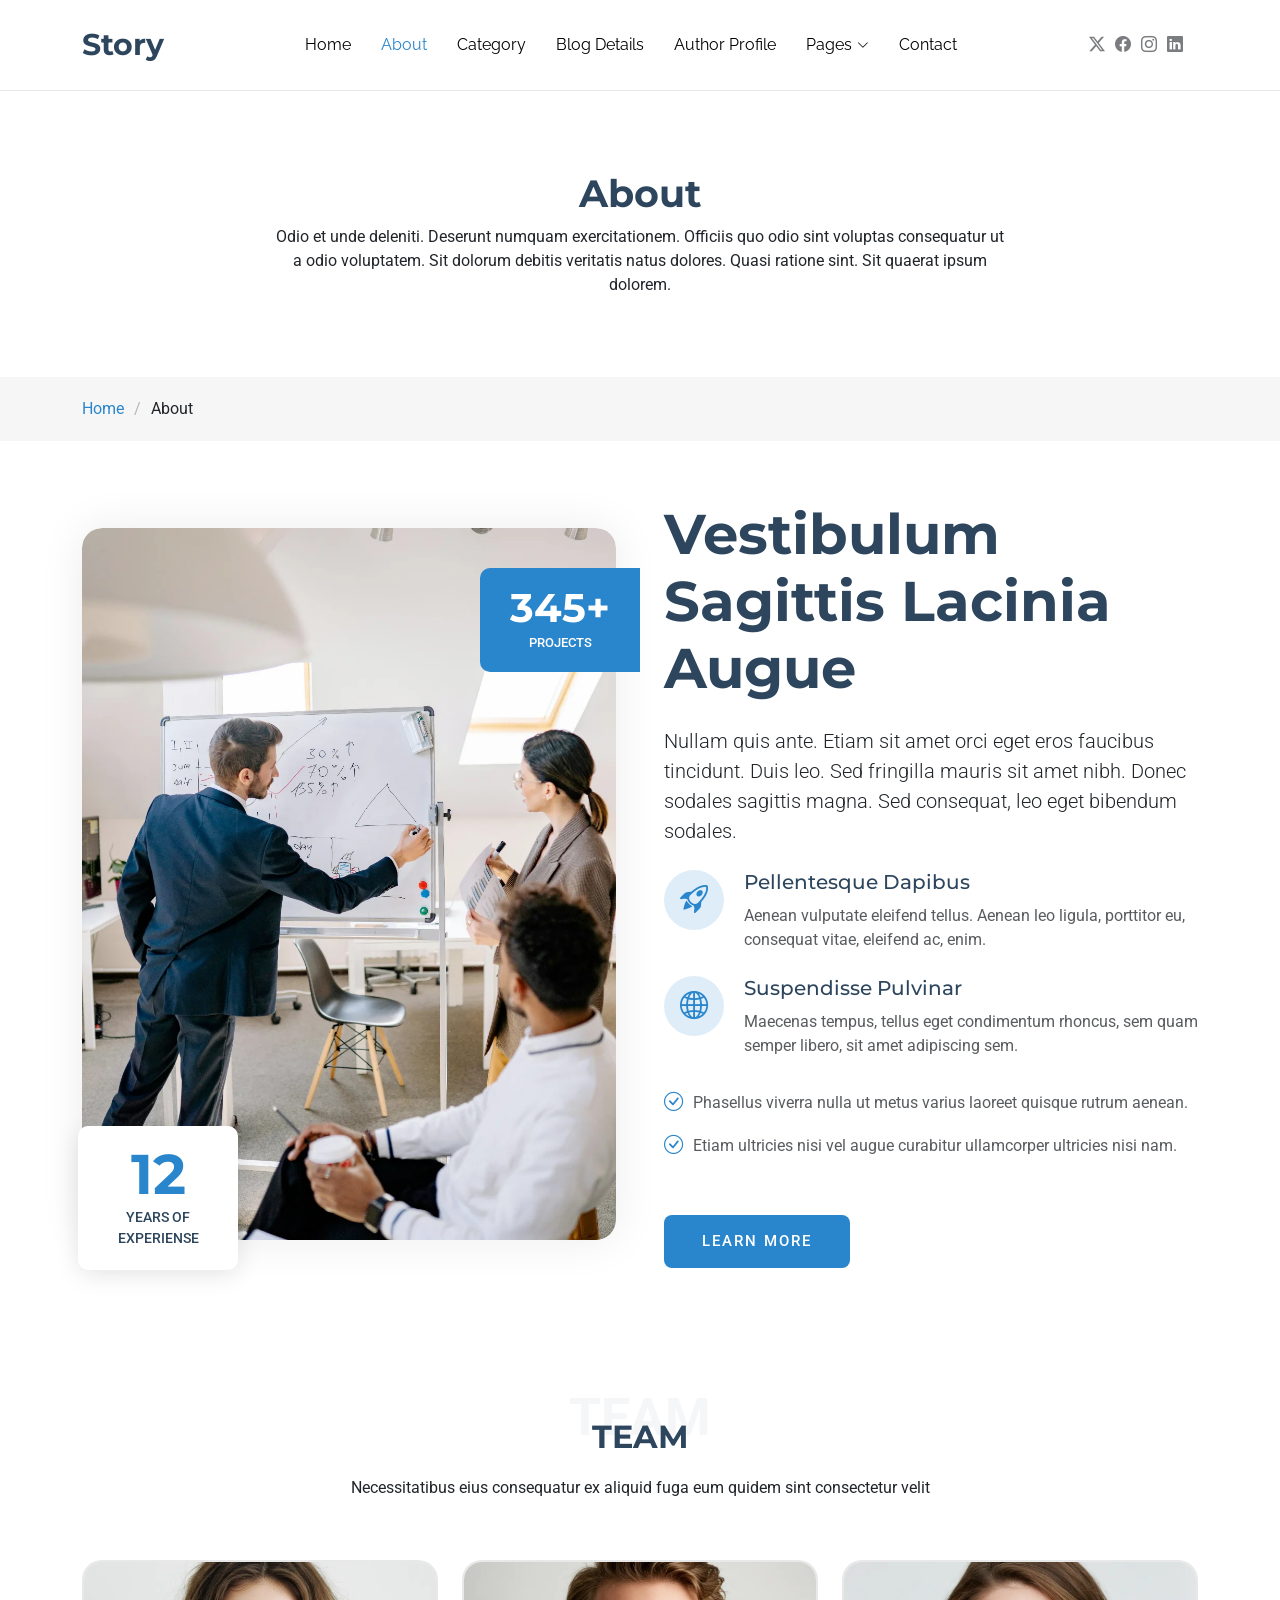
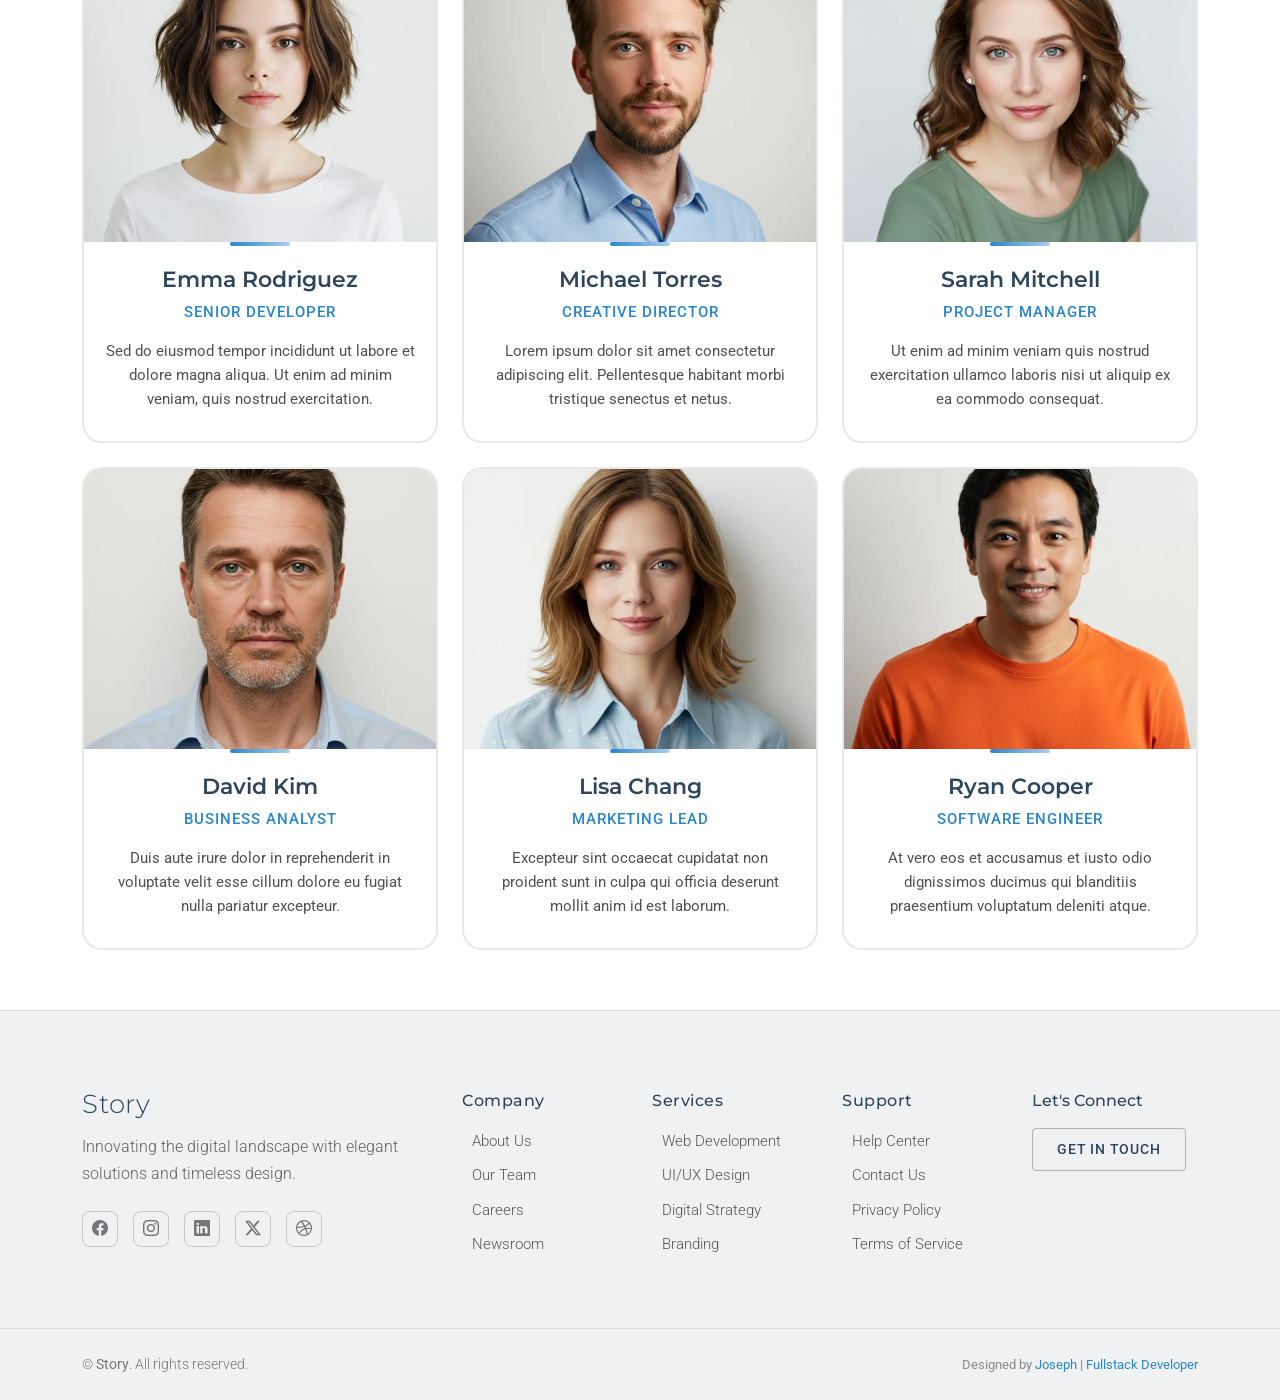
<file: about.html>
<!DOCTYPE html>
<html lang="en">

<head>
  <meta charset="utf-8">
  <meta content="width=device-width, initial-scale=1.0" name="viewport">
  <title>About - Story Bootstrap Template</title>
  <meta name="description" content="">
  <meta name="keywords" content="">

  <!-- Favicons -->
  <link href="assets/img/favicon.png" rel="icon">
  <link href="assets/img/apple-touch-icon.png" rel="apple-touch-icon">

  <!-- Fonts -->
  <link href="https://fonts.googleapis.com" rel="preconnect">
  <link href="https://fonts.gstatic.com" rel="preconnect" crossorigin>
  <link href="https://fonts.googleapis.com/css2?family=Roboto:ital,wght@0,100;0,300;0,400;0,500;0,700;0,900;1,100;1,300;1,400;1,500;1,700;1,900&family=Montserrat:ital,wght@0,100;0,200;0,300;0,400;0,500;0,600;0,700;0,800;0,900;1,100;1,200;1,300;1,400;1,500;1,600;1,700;1,800;1,900&family=Raleway:ital,wght@0,100;0,200;0,300;0,400;0,500;0,600;0,700;0,800;0,900;1,100;1,200;1,300;1,400;1,500;1,600;1,700;1,800;1,900&display=swap" rel="stylesheet">

  <!-- Vendor CSS Files -->
  <link href="assets/vendor/bootstrap/css/bootstrap.min.css" rel="stylesheet">
  <link href="assets/vendor/bootstrap-icons/bootstrap-icons.css" rel="stylesheet">
  <link href="assets/vendor/aos/aos.css" rel="stylesheet">
  <link href="assets/vendor/swiper/swiper-bundle.min.css" rel="stylesheet">

  <!-- Main CSS File -->
  <link href="assets/css/main.css" rel="stylesheet">

  <!-- =======================================================
  * Template Name: Story
  * Template URL: https://bootstrapmade.com/story-bootstrap-blog-template/
  * Updated: Aug 11 2025 with Bootstrap v5.3.7
  * Author: BootstrapMade.com
  * License: https://bootstrapmade.com/license/
  ======================================================== -->
</head>

<body class="about-page">

  <header id="header" class="header d-flex align-items-center position-relative">
    <div class="container position-relative d-flex align-items-center justify-content-between">

      <a href="index.html" class="logo d-flex align-items-center me-auto me-xl-0">
        <!-- Uncomment the line below if you also wish to use an image logo -->
        <!-- <img src="assets/img/logo.webp" alt=""> -->
        <h1 class="sitename">Story</h1>
      </a>

      <nav id="navmenu" class="navmenu">
        <ul>
          <li><a href="index.html">Home</a></li>
          <li><a href="about.html" class="active">About</a></li>
          <li><a href="category.html">Category</a></li>
          <li><a href="blog-details.html">Blog Details</a></li>
          <li><a href="author-profile.html">Author Profile</a></li>
          <li class="dropdown"><a href="#"><span>Pages</span> <i class="bi bi-chevron-down toggle-dropdown"></i></a>
            <ul>
              <li><a href="about.html" class="active">About</a></li>
              <li><a href="category.html">Category</a></li>
              <li><a href="blog-details.html">Blog Details</a></li>
              <li><a href="author-profile.html">Author Profile</a></li>
              <li><a href="search-results.html">Search Results</a></li>
              <li><a href="404.html">404 Not Found Page</a></li>

              <li class="dropdown"><a href="#"><span>Deep Dropdown</span> <i class="bi bi-chevron-down toggle-dropdown"></i></a>
                <ul>
                  <li><a href="#">Deep Dropdown 1</a></li>
                  <li><a href="#">Deep Dropdown 2</a></li>
                  <li><a href="#">Deep Dropdown 3</a></li>
                  <li><a href="#">Deep Dropdown 4</a></li>
                  <li><a href="#">Deep Dropdown 5</a></li>
                </ul>
              </li>
            </ul>
          </li>
          <li><a href="contact.html">Contact</a></li>
        </ul>
        <i class="mobile-nav-toggle d-xl-none bi bi-list"></i>
      </nav>

      <div class="header-social-links">
        <a href="#" class="twitter"><i class="bi bi-twitter-x"></i></a>
        <a href="#" class="facebook"><i class="bi bi-facebook"></i></a>
        <a href="#" class="instagram"><i class="bi bi-instagram"></i></a>
        <a href="#" class="linkedin"><i class="bi bi-linkedin"></i></a>
      </div>

    </div>
  </header>

  <main class="main">

    <!-- Page Title -->
    <div class="page-title">
      <div class="heading">
        <div class="container">
          <div class="row d-flex justify-content-center text-center">
            <div class="col-lg-8">
              <h1 class="heading-title">About</h1>
              <p class="mb-0">
                Odio et unde deleniti. Deserunt numquam exercitationem. Officiis quo
                odio sint voluptas consequatur ut a odio voluptatem. Sit dolorum
                debitis veritatis natus dolores. Quasi ratione sint. Sit quaerat
                ipsum dolorem.
              </p>
            </div>
          </div>
        </div>
      </div>
      <nav class="breadcrumbs">
        <div class="container">
          <ol>
            <li><a href="index.html">Home</a></li>
            <li class="current">About</li>
          </ol>
        </div>
      </nav>
    </div><!-- End Page Title -->

    <!-- About Section -->
    <section id="about" class="about section">

      <div class="container" data-aos="fade-up" data-aos-delay="100">

        <div class="row g-5 align-items-center">
          <div class="col-lg-6 position-relative">
            <div class="about-img" data-aos="fade-right">
              <img src="assets/img/about/about-portrait-2.webp" class="img-fluid" alt="">
            </div>
            <div class="experience-badge" data-aos="fade-up">
              <h2>12</h2>
              <p>Years of<br>Experiense</p>
            </div>
            <div class="projects-badge" data-aos="fade-left">
              <h2>345+</h2>
              <p>Projects</p>
            </div>
          </div>

          <div class="col-lg-6" data-aos="fade-left">
            <h2 class="display-4 fw-bold mb-4">Vestibulum Sagittis Lacinia Augue</h2>
            <p class="lead mb-4">Nullam quis ante. Etiam sit amet orci eget eros faucibus tincidunt. Duis leo. Sed fringilla mauris sit amet nibh. Donec sodales sagittis magna. Sed consequat, leo eget bibendum sodales.</p>

            <div class="features">
              <div class="feature-item mb-4" data-aos="fade-up">
                <div class="feature-icon">
                  <i class="bi bi-rocket-takeoff"></i>
                </div>
                <div class="feature-content">
                  <h4>Pellentesque Dapibus</h4>
                  <p>Aenean vulputate eleifend tellus. Aenean leo ligula, porttitor eu, consequat vitae, eleifend ac, enim.</p>
                </div>
              </div>

              <div class="feature-item mb-4" data-aos="fade-up" data-aos-delay="100">
                <div class="feature-icon">
                  <i class="bi bi-globe2"></i>
                </div>
                <div class="feature-content">
                  <h4>Suspendisse Pulvinar</h4>
                  <p>Maecenas tempus, tellus eget condimentum rhoncus, sem quam semper libero, sit amet adipiscing sem.</p>
                </div>
              </div>

              <ul class="check-list" data-aos="fade-up" data-aos-delay="200">
                <li><i class="bi bi-check-circle"></i> Phasellus viverra nulla ut metus varius laoreet quisque rutrum aenean.</li>
                <li><i class="bi bi-check-circle"></i> Etiam ultricies nisi vel augue curabitur ullamcorper ultricies nisi nam.</li>
              </ul>

              <a href="#" class="btn btn-primary btn-lg mt-4" data-aos="fade-up" data-aos-delay="300">Learn More</a>
            </div>
          </div>
        </div>

      </div>

    </section><!-- /About Section -->

    <!-- Team Section -->
    <section id="team" class="team section">

      <!-- Section Title -->
      <div class="container section-title" data-aos="fade-up">
        <span class="description-title">Team</span>
        <h2>Team</h2>
        <p>Necessitatibus eius consequatur ex aliquid fuga eum quidem sint consectetur velit</p>
      </div><!-- End Section Title -->

      <div class="container" data-aos="fade-up" data-aos-delay="100">

        <div class="row g-4">

          <div class="col-lg-4 col-md-6" data-aos="fade-up" data-aos-delay="200">
            <div class="team-member">
              <div class="member-image">
                <img src="assets/img/person/person-f-2.webp" class="img-fluid" alt="" loading="lazy">
                <div class="social-overlay">
                  <div class="social-icons">
                    <a href="#"><i class="bi bi-linkedin"></i></a>
                    <a href="#"><i class="bi bi-twitter-x"></i></a>
                    <a href="#"><i class="bi bi-instagram"></i></a>
                  </div>
                </div>
              </div>
              <div class="member-info">
                <h4>Emma Rodriguez</h4>
                <span>Senior Developer</span>
                <p>Sed do eiusmod tempor incididunt ut labore et dolore magna aliqua. Ut enim ad minim veniam, quis nostrud exercitation.</p>
              </div>
            </div><!-- End Team Member -->
          </div>

          <div class="col-lg-4 col-md-6" data-aos="fade-up" data-aos-delay="300">
            <div class="team-member">
              <div class="member-image">
                <img src="assets/img/person/person-m-7.webp" class="img-fluid" alt="" loading="lazy">
                <div class="social-overlay">
                  <div class="social-icons">
                    <a href="#"><i class="bi bi-linkedin"></i></a>
                    <a href="#"><i class="bi bi-twitter-x"></i></a>
                    <a href="#"><i class="bi bi-instagram"></i></a>
                  </div>
                </div>
              </div>
              <div class="member-info">
                <h4>Michael Torres</h4>
                <span>Creative Director</span>
                <p>Lorem ipsum dolor sit amet consectetur adipiscing elit. Pellentesque habitant morbi tristique senectus et netus.</p>
              </div>
            </div><!-- End Team Member -->
          </div>

          <div class="col-lg-4 col-md-6" data-aos="fade-up" data-aos-delay="400">
            <div class="team-member">
              <div class="member-image">
                <img src="assets/img/person/person-f-11.webp" class="img-fluid" alt="" loading="lazy">
                <div class="social-overlay">
                  <div class="social-icons">
                    <a href="#"><i class="bi bi-linkedin"></i></a>
                    <a href="#"><i class="bi bi-twitter-x"></i></a>
                    <a href="#"><i class="bi bi-instagram"></i></a>
                  </div>
                </div>
              </div>
              <div class="member-info">
                <h4>Sarah Mitchell</h4>
                <span>Project Manager</span>
                <p>Ut enim ad minim veniam quis nostrud exercitation ullamco laboris nisi ut aliquip ex ea commodo consequat.</p>
              </div>
            </div><!-- End Team Member -->
          </div>

          <div class="col-lg-4 col-md-6" data-aos="fade-up" data-aos-delay="200">
            <div class="team-member">
              <div class="member-image">
                <img src="assets/img/person/person-m-14.webp" class="img-fluid" alt="" loading="lazy">
                <div class="social-overlay">
                  <div class="social-icons">
                    <a href="#"><i class="bi bi-linkedin"></i></a>
                    <a href="#"><i class="bi bi-twitter-x"></i></a>
                    <a href="#"><i class="bi bi-instagram"></i></a>
                  </div>
                </div>
              </div>
              <div class="member-info">
                <h4>David Kim</h4>
                <span>Business Analyst</span>
                <p>Duis aute irure dolor in reprehenderit in voluptate velit esse cillum dolore eu fugiat nulla pariatur excepteur.</p>
              </div>
            </div><!-- End Team Member -->
          </div>

          <div class="col-lg-4 col-md-6" data-aos="fade-up" data-aos-delay="300">
            <div class="team-member">
              <div class="member-image">
                <img src="assets/img/person/person-f-13.webp" class="img-fluid" alt="" loading="lazy">
                <div class="social-overlay">
                  <div class="social-icons">
                    <a href="#"><i class="bi bi-linkedin"></i></a>
                    <a href="#"><i class="bi bi-twitter-x"></i></a>
                    <a href="#"><i class="bi bi-instagram"></i></a>
                  </div>
                </div>
              </div>
              <div class="member-info">
                <h4>Lisa Chang</h4>
                <span>Marketing Lead</span>
                <p>Excepteur sint occaecat cupidatat non proident sunt in culpa qui officia deserunt mollit anim id est laborum.</p>
              </div>
            </div><!-- End Team Member -->
          </div>

          <div class="col-lg-4 col-md-6" data-aos="fade-up" data-aos-delay="400">
            <div class="team-member">
              <div class="member-image">
                <img src="assets/img/person/person-m-15.webp" class="img-fluid" alt="" loading="lazy">
                <div class="social-overlay">
                  <div class="social-icons">
                    <a href="#"><i class="bi bi-linkedin"></i></a>
                    <a href="#"><i class="bi bi-twitter-x"></i></a>
                    <a href="#"><i class="bi bi-instagram"></i></a>
                  </div>
                </div>
              </div>
              <div class="member-info">
                <h4>Ryan Cooper</h4>
                <span>Software Engineer</span>
                <p>At vero eos et accusamus et iusto odio dignissimos ducimus qui blanditiis praesentium voluptatum deleniti atque.</p>
              </div>
            </div><!-- End Team Member -->
          </div>

        </div>

      </div>

    </section><!-- /Team Section -->

  </main>

  <footer id="footer" class="footer position-relative light-background">

    <div class="container">
      <div class="row gy-5">

        <div class="col-lg-4">
          <div class="footer-brand">
            <a href="index.html" class="logo d-flex align-items-center mb-3">
              <span class="sitename">Story</span>
            </a>
            <p class="tagline">Innovating the digital landscape with elegant solutions and timeless design.</p>

            <div class="social-links mt-4">
              <a href="#" aria-label="Facebook"><i class="bi bi-facebook"></i></a>
              <a href="#" aria-label="Instagram"><i class="bi bi-instagram"></i></a>
              <a href="#" aria-label="LinkedIn"><i class="bi bi-linkedin"></i></a>
              <a href="#" aria-label="Twitter"><i class="bi bi-twitter-x"></i></a>
              <a href="#" aria-label="Dribbble"><i class="bi bi-dribbble"></i></a>
            </div>
          </div>
        </div>

        <div class="col-lg-6">
          <div class="footer-links-grid">
            <div class="row">
              <div class="col-6 col-md-4">
                <h5>Company</h5>
                <ul class="list-unstyled">
                  <li><a href="#">About Us</a></li>
                  <li><a href="#">Our Team</a></li>
                  <li><a href="#">Careers</a></li>
                  <li><a href="#">Newsroom</a></li>
                </ul>
              </div>
              <div class="col-6 col-md-4">
                <h5>Services</h5>
                <ul class="list-unstyled">
                  <li><a href="#">Web Development</a></li>
                  <li><a href="#">UI/UX Design</a></li>
                  <li><a href="#">Digital Strategy</a></li>
                  <li><a href="#">Branding</a></li>
                </ul>
              </div>
              <div class="col-6 col-md-4">
                <h5>Support</h5>
                <ul class="list-unstyled">
                  <li><a href="#">Help Center</a></li>
                  <li><a href="#">Contact Us</a></li>
                  <li><a href="#">Privacy Policy</a></li>
                  <li><a href="#">Terms of Service</a></li>
                </ul>
              </div>
            </div>
          </div>
        </div>

        <div class="col-lg-2">
          <div class="footer-cta">
            <h5>Let's Connect</h5>
            <a href="contact.html" class="btn btn-outline">Get in Touch</a>
          </div>
        </div>

      </div>
    </div>

    <div class="footer-bottom">
      <div class="container">
        <div class="row">
          <div class="col-12">
            <div class="footer-bottom-content">
              <p class="mb-0">&copy; <strong>Story</strong>. All rights reserved.</p>
              <div class="credits">
                Designed by <a href="h#">Joseph</a> | <a href="#">Fullstack Developer</a>
              </div>
            </div>
          </div>
        </div>
      </div>
    </div>

  </footer>

  <!-- Scroll Top -->
  <a href="#" id="scroll-top" class="scroll-top d-flex align-items-center justify-content-center"><i class="bi bi-arrow-up-short"></i></a>

  <!-- Preloader -->
  <div id="preloader"></div>

  <!-- Vendor JS Files -->
  <script src="assets/vendor/bootstrap/js/bootstrap.bundle.min.js"></script>
  <script src="assets/vendor/php-email-form/validate.js"></script>
  <script src="assets/vendor/aos/aos.js"></script>
  <script src="assets/vendor/swiper/swiper-bundle.min.js"></script>
  <script src="assets/vendor/purecounter/purecounter_vanilla.js"></script>

  <!-- Main JS File -->
  <script src="assets/js/main.js"></script>

</body>

</html>
</file>
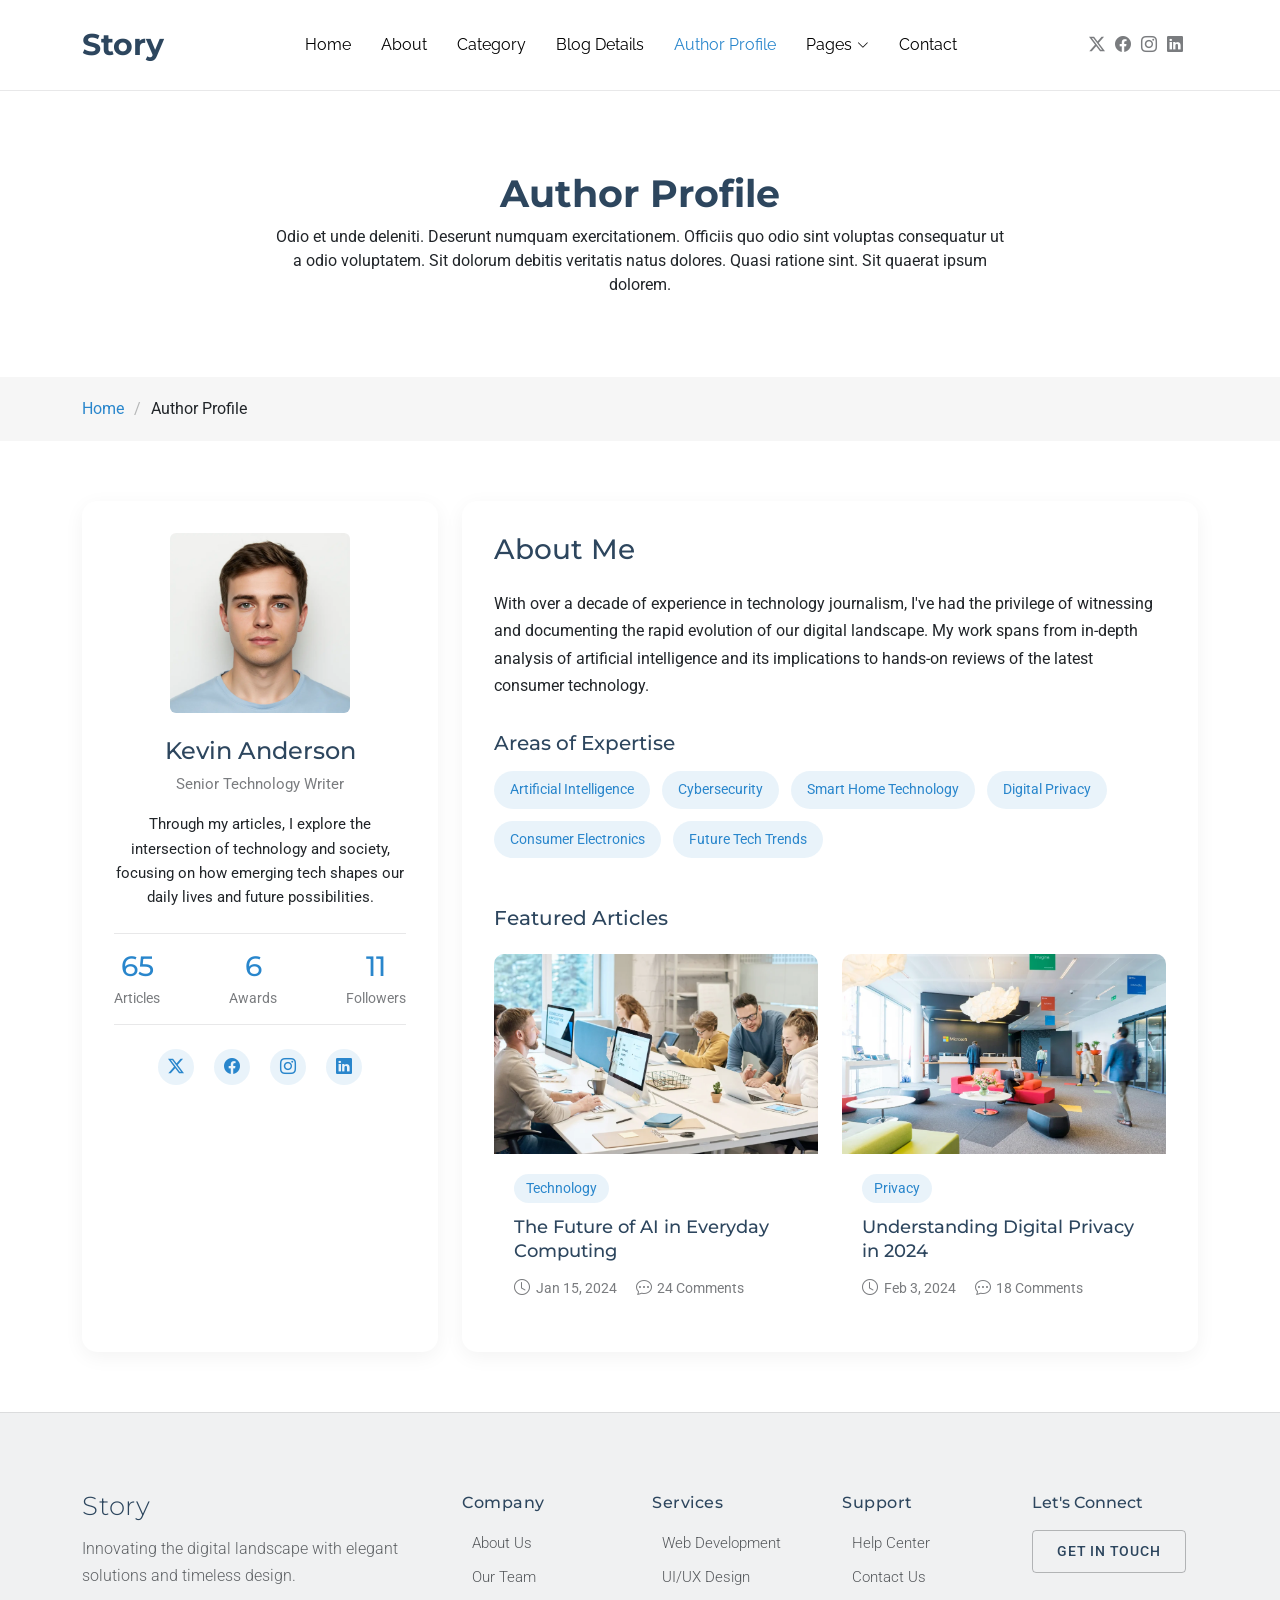
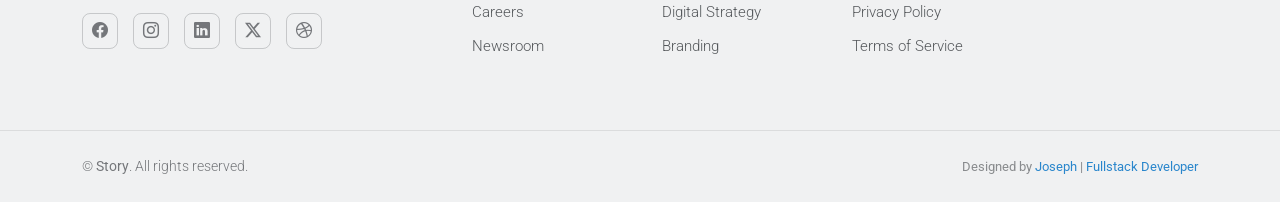
<file: author-profile.html>
<!DOCTYPE html>
<html lang="en">

<head>
  <meta charset="utf-8">
  <meta content="width=device-width, initial-scale=1.0" name="viewport">
  <title>Author Profile - Story Bootstrap Template</title>
  <meta name="description" content="">
  <meta name="keywords" content="">

  <!-- Favicons -->
  <link href="assets/img/favicon.png" rel="icon">
  <link href="assets/img/apple-touch-icon.png" rel="apple-touch-icon">

  <!-- Fonts -->
  <link href="https://fonts.googleapis.com" rel="preconnect">
  <link href="https://fonts.gstatic.com" rel="preconnect" crossorigin>
  <link href="https://fonts.googleapis.com/css2?family=Roboto:ital,wght@0,100;0,300;0,400;0,500;0,700;0,900;1,100;1,300;1,400;1,500;1,700;1,900&family=Montserrat:ital,wght@0,100;0,200;0,300;0,400;0,500;0,600;0,700;0,800;0,900;1,100;1,200;1,300;1,400;1,500;1,600;1,700;1,800;1,900&family=Raleway:ital,wght@0,100;0,200;0,300;0,400;0,500;0,600;0,700;0,800;0,900;1,100;1,200;1,300;1,400;1,500;1,600;1,700;1,800;1,900&display=swap" rel="stylesheet">

  <!-- Vendor CSS Files -->
  <link href="assets/vendor/bootstrap/css/bootstrap.min.css" rel="stylesheet">
  <link href="assets/vendor/bootstrap-icons/bootstrap-icons.css" rel="stylesheet">
  <link href="assets/vendor/aos/aos.css" rel="stylesheet">
  <link href="assets/vendor/swiper/swiper-bundle.min.css" rel="stylesheet">

  <!-- Main CSS File -->
  <link href="assets/css/main.css" rel="stylesheet">

  <!-- =======================================================
  * Template Name: Story
  * Template URL: https://bootstrapmade.com/story-bootstrap-blog-template/
  * Updated: Aug 11 2025 with Bootstrap v5.3.7
  * Author: BootstrapMade.com
  * License: https://bootstrapmade.com/license/
  ======================================================== -->
</head>

<body class="author-profile-page">

  <header id="header" class="header d-flex align-items-center position-relative">
    <div class="container position-relative d-flex align-items-center justify-content-between">

      <a href="index.html" class="logo d-flex align-items-center me-auto me-xl-0">
        <!-- Uncomment the line below if you also wish to use an image logo -->
        <!-- <img src="assets/img/logo.webp" alt=""> -->
        <h1 class="sitename">Story</h1>
      </a>

      <nav id="navmenu" class="navmenu">
        <ul>
          <li><a href="index.html">Home</a></li>
          <li><a href="about.html">About</a></li>
          <li><a href="category.html">Category</a></li>
          <li><a href="blog-details.html">Blog Details</a></li>
          <li><a href="author-profile.html" class="active">Author Profile</a></li>
          <li class="dropdown"><a href="#"><span>Pages</span> <i class="bi bi-chevron-down toggle-dropdown"></i></a>
            <ul>
              <li><a href="about.html">About</a></li>
              <li><a href="category.html">Category</a></li>
              <li><a href="blog-details.html">Blog Details</a></li>
              <li><a href="author-profile.html" class="active">Author Profile</a></li>
              <li><a href="search-results.html">Search Results</a></li>
              <li><a href="404.html">404 Not Found Page</a></li>

              <li class="dropdown"><a href="#"><span>Deep Dropdown</span> <i class="bi bi-chevron-down toggle-dropdown"></i></a>
                <ul>
                  <li><a href="#">Deep Dropdown 1</a></li>
                  <li><a href="#">Deep Dropdown 2</a></li>
                  <li><a href="#">Deep Dropdown 3</a></li>
                  <li><a href="#">Deep Dropdown 4</a></li>
                  <li><a href="#">Deep Dropdown 5</a></li>
                </ul>
              </li>
            </ul>
          </li>
          <li><a href="contact.html">Contact</a></li>
        </ul>
        <i class="mobile-nav-toggle d-xl-none bi bi-list"></i>
      </nav>

      <div class="header-social-links">
        <a href="#" class="twitter"><i class="bi bi-twitter-x"></i></a>
        <a href="#" class="facebook"><i class="bi bi-facebook"></i></a>
        <a href="#" class="instagram"><i class="bi bi-instagram"></i></a>
        <a href="#" class="linkedin"><i class="bi bi-linkedin"></i></a>
      </div>

    </div>
  </header>

  <main class="main">

    <!-- Page Title -->
    <div class="page-title">
      <div class="heading">
        <div class="container">
          <div class="row d-flex justify-content-center text-center">
            <div class="col-lg-8">
              <h1 class="heading-title">Author Profile</h1>
              <p class="mb-0">
                Odio et unde deleniti. Deserunt numquam exercitationem. Officiis quo
                odio sint voluptas consequatur ut a odio voluptatem. Sit dolorum
                debitis veritatis natus dolores. Quasi ratione sint. Sit quaerat
                ipsum dolorem.
              </p>
            </div>
          </div>
        </div>
      </div>
      <nav class="breadcrumbs">
        <div class="container">
          <ol>
            <li><a href="index.html">Home</a></li>
            <li class="current">Author Profile</li>
          </ol>
        </div>
      </nav>
    </div><!-- End Page Title -->

    <!-- Author Profile Section -->
    <section id="author-profile" class="author-profile section">

      <div class="container" data-aos="fade-up" data-aos-delay="100">

        <div class="author-profile-1">

          <div class="row">
            <!-- Author Info -->
            <div class="col-lg-4 mb-4 mb-lg-0">
              <div class="author-card" data-aos="fade-up">
                <div class="author-image">
                  <img src="assets/img/person/person-m-5.webp" alt="Author" class="img-fluid rounded">
                </div>

                <div class="author-info">
                  <h2>Kevin Anderson</h2>
                  <p class="designation">Senior Technology Writer</p>

                  <div class="author-bio">
                    Through my articles, I explore the intersection of technology and society, focusing on how emerging tech shapes our daily lives and future possibilities.
                  </div>

                  <div class="author-stats d-flex justify-content-between text-center my-4">
                    <div class="stat-item">
                      <h4 data-purecounter-start="0" data-purecounter-end="147" data-purecounter-duration="1" class="purecounter"></h4>
                      <p>Articles</p>
                    </div>
                    <div class="stat-item">
                      <h4 data-purecounter-start="0" data-purecounter-end="13" data-purecounter-duration="1" class="purecounter"></h4>
                      <p>Awards</p>
                    </div>
                    <div class="stat-item">
                      <h4 data-purecounter-start="0" data-purecounter-end="25" data-purecounter-duration="1" class="purecounter">K</h4>
                      <p>Followers</p>
                    </div>
                  </div>

                  <div class="social-links">
                    <a href="#" class="twitter"><i class="bi bi-twitter-x"></i></a>
                    <a href="#" class="facebook"><i class="bi bi-facebook"></i></a>
                    <a href="#" class="instagram"><i class="bi bi-instagram"></i></a>
                    <a href="#" class="linkedin"><i class="bi bi-linkedin"></i></a>
                  </div>
                </div>
              </div>
            </div>

            <!-- Author Content -->
            <div class="col-lg-8">
              <div class="author-content" data-aos="fade-up" data-aos-delay="200">
                <div class="content-header">
                  <h3>About Me</h3>
                </div>
                <div class="content-body">
                  <p>With over a decade of experience in technology journalism, I've had the privilege of witnessing and documenting the rapid evolution of our digital landscape. My work spans from in-depth analysis of artificial intelligence and its implications to hands-on reviews of the latest consumer technology.</p>

                  <div class="expertise-areas">
                    <h4>Areas of Expertise</h4>
                    <div class="tags">
                      <span>Artificial Intelligence</span>
                      <span>Cybersecurity</span>
                      <span>Smart Home Technology</span>
                      <span>Digital Privacy</span>
                      <span>Consumer Electronics</span>
                      <span>Future Tech Trends</span>
                    </div>
                  </div>

                  <div class="featured-articles mt-5">
                    <h4>Featured Articles</h4>
                    <div class="row g-4">
                      <div class="col-md-6" data-aos="fade-up" data-aos-delay="300">
                        <article class="article-card">
                          <div class="article-img">
                            <img src="assets/img/blog/blog-post-1.webp" alt="Article" class="img-fluid">
                          </div>
                          <div class="article-details">
                            <div class="post-category">Technology</div>
                            <h5><a href="#">The Future of AI in Everyday Computing</a></h5>
                            <div class="post-meta">
                              <span><i class="bi bi-clock"></i> Jan 15, 2024</span>
                              <span><i class="bi bi-chat-dots"></i> 24 Comments</span>
                            </div>
                          </div>
                        </article>
                      </div>

                      <div class="col-md-6" data-aos="fade-up" data-aos-delay="400">
                        <article class="article-card">
                          <div class="article-img">
                            <img src="assets/img/blog/blog-post-2.webp" alt="Article" class="img-fluid">
                          </div>
                          <div class="article-details">
                            <div class="post-category">Privacy</div>
                            <h5><a href="#">Understanding Digital Privacy in 2024</a></h5>
                            <div class="post-meta">
                              <span><i class="bi bi-clock"></i> Feb 3, 2024</span>
                              <span><i class="bi bi-chat-dots"></i> 18 Comments</span>
                            </div>
                          </div>
                        </article>
                      </div>
                    </div>
                  </div>
                </div>
              </div>
            </div>

          </div>

        </div>

      </div>

    </section><!-- /Author Profile Section -->

  </main>

  <footer id="footer" class="footer position-relative light-background">

    <div class="container">
      <div class="row gy-5">

        <div class="col-lg-4">
          <div class="footer-brand">
            <a href="index.html" class="logo d-flex align-items-center mb-3">
              <span class="sitename">Story</span>
            </a>
            <p class="tagline">Innovating the digital landscape with elegant solutions and timeless design.</p>

            <div class="social-links mt-4">
              <a href="#" aria-label="Facebook"><i class="bi bi-facebook"></i></a>
              <a href="#" aria-label="Instagram"><i class="bi bi-instagram"></i></a>
              <a href="#" aria-label="LinkedIn"><i class="bi bi-linkedin"></i></a>
              <a href="#" aria-label="Twitter"><i class="bi bi-twitter-x"></i></a>
              <a href="#" aria-label="Dribbble"><i class="bi bi-dribbble"></i></a>
            </div>
          </div>
        </div>

        <div class="col-lg-6">
          <div class="footer-links-grid">
            <div class="row">
              <div class="col-6 col-md-4">
                <h5>Company</h5>
                <ul class="list-unstyled">
                  <li><a href="#">About Us</a></li>
                  <li><a href="#">Our Team</a></li>
                  <li><a href="#">Careers</a></li>
                  <li><a href="#">Newsroom</a></li>
                </ul>
              </div>
              <div class="col-6 col-md-4">
                <h5>Services</h5>
                <ul class="list-unstyled">
                  <li><a href="#">Web Development</a></li>
                  <li><a href="#">UI/UX Design</a></li>
                  <li><a href="#">Digital Strategy</a></li>
                  <li><a href="#">Branding</a></li>
                </ul>
              </div>
              <div class="col-6 col-md-4">
                <h5>Support</h5>
                <ul class="list-unstyled">
                  <li><a href="#">Help Center</a></li>
                  <li><a href="#">Contact Us</a></li>
                  <li><a href="#">Privacy Policy</a></li>
                  <li><a href="#">Terms of Service</a></li>
                </ul>
              </div>
            </div>
          </div>
        </div>

        <div class="col-lg-2">
          <div class="footer-cta">
            <h5>Let's Connect</h5>
            <a href="contact.html" class="btn btn-outline">Get in Touch</a>
          </div>
        </div>

      </div>
    </div>

    <div class="footer-bottom">
      <div class="container">
        <div class="row">
          <div class="col-12">
            <div class="footer-bottom-content">
              <p class="mb-0">&copy; <strong>Story</strong>. All rights reserved.</p>
              <div class="credits">
                Designed by <a href="h#">Joseph</a> | <a href="#">Fullstack Developer</a>
              </div>
            </div>
          </div>
        </div>
      </div>
    </div>

  </footer>

  <!-- Scroll Top -->
  <a href="#" id="scroll-top" class="scroll-top d-flex align-items-center justify-content-center"><i class="bi bi-arrow-up-short"></i></a>

  <!-- Preloader -->
  <div id="preloader"></div>

  <!-- Vendor JS Files -->
  <script src="assets/vendor/bootstrap/js/bootstrap.bundle.min.js"></script>
  <script src="assets/vendor/php-email-form/validate.js"></script>
  <script src="assets/vendor/aos/aos.js"></script>
  <script src="assets/vendor/swiper/swiper-bundle.min.js"></script>
  <script src="assets/vendor/purecounter/purecounter_vanilla.js"></script>

  <!-- Main JS File -->
  <script src="assets/js/main.js"></script>

</body>

</html>
</file>
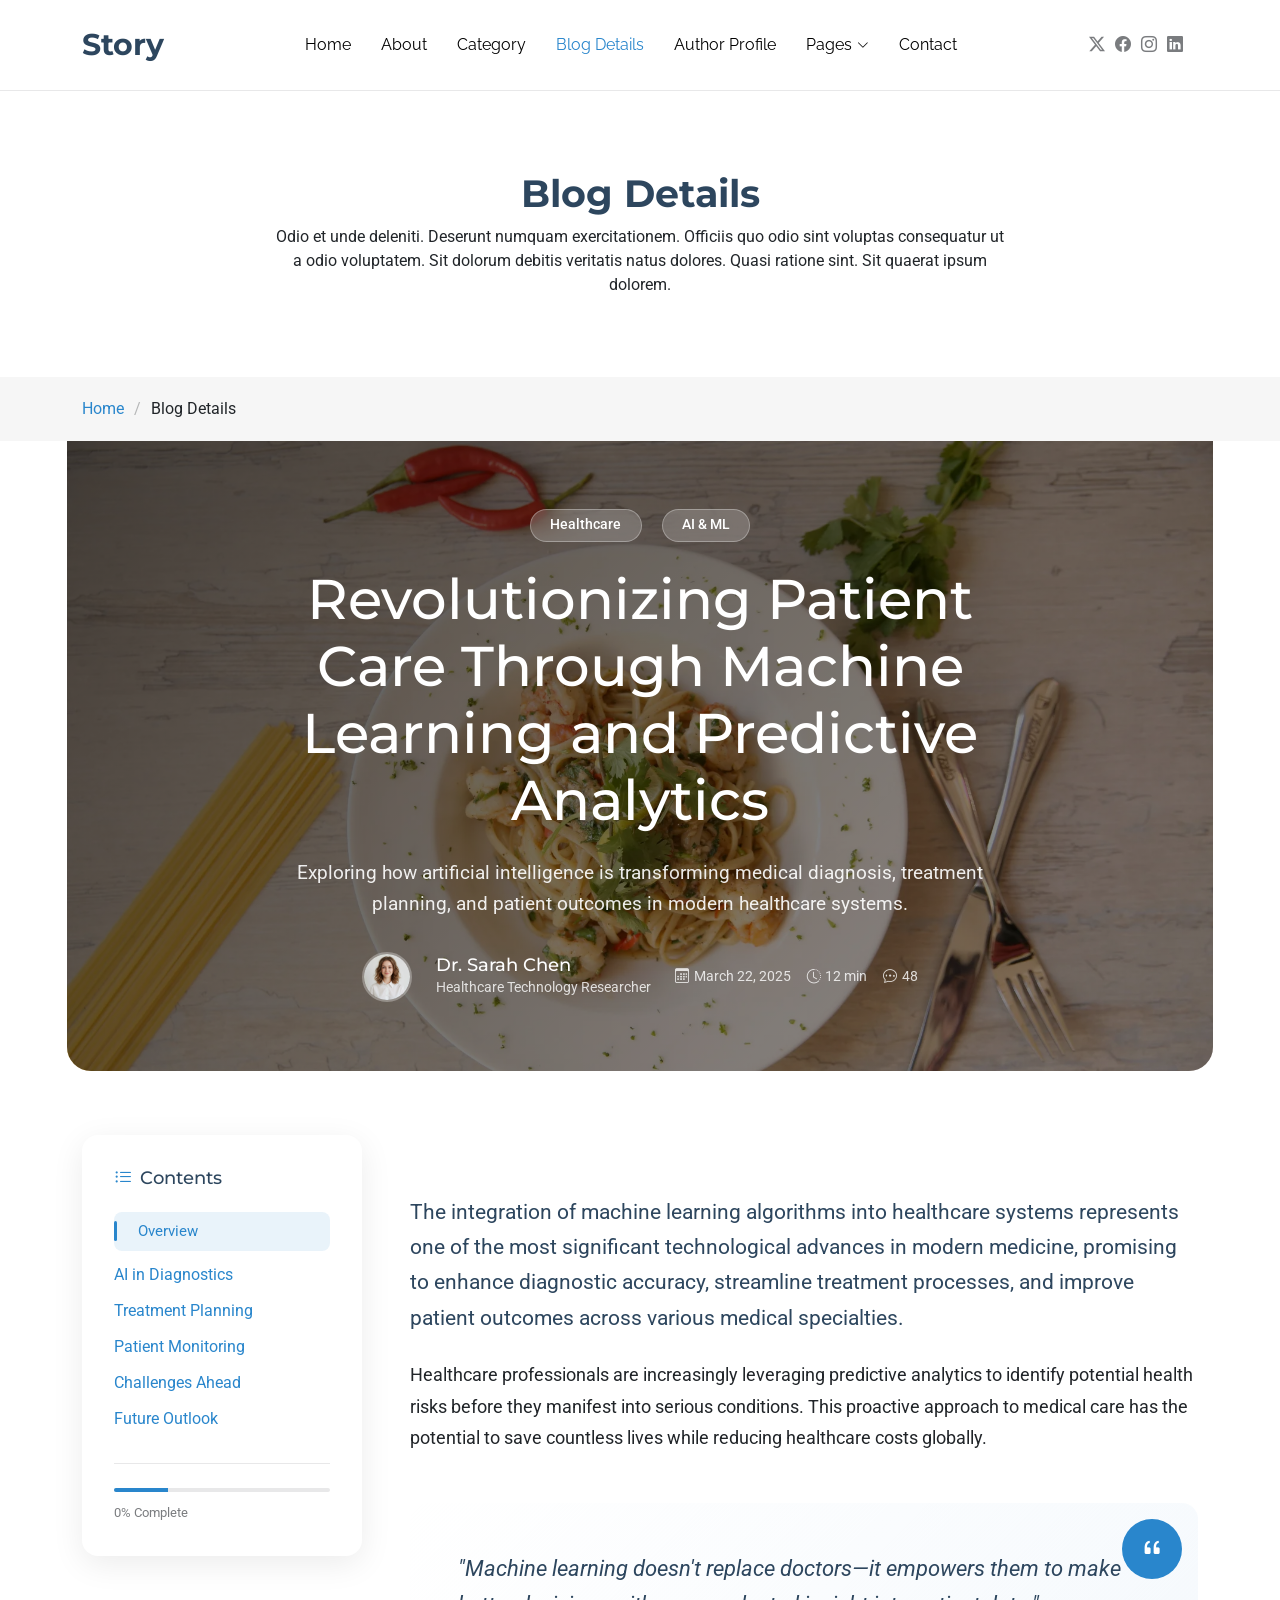
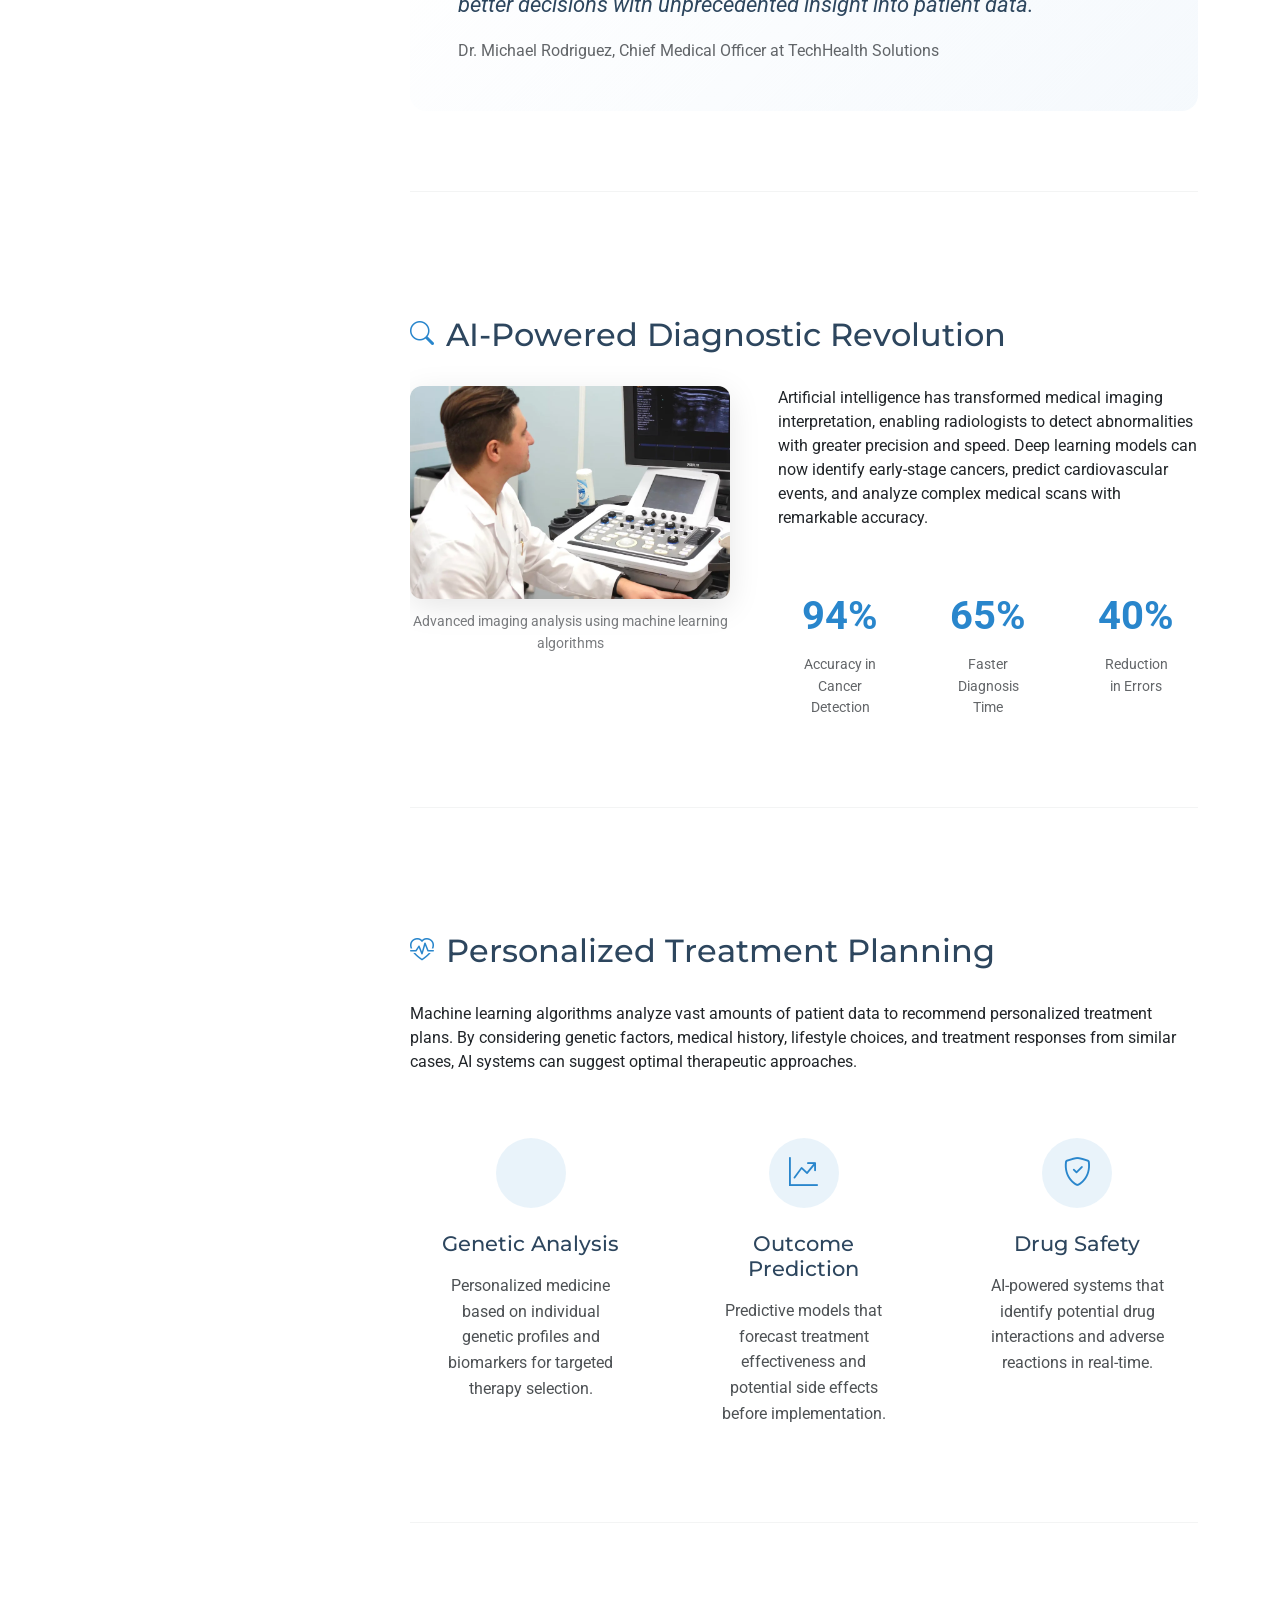
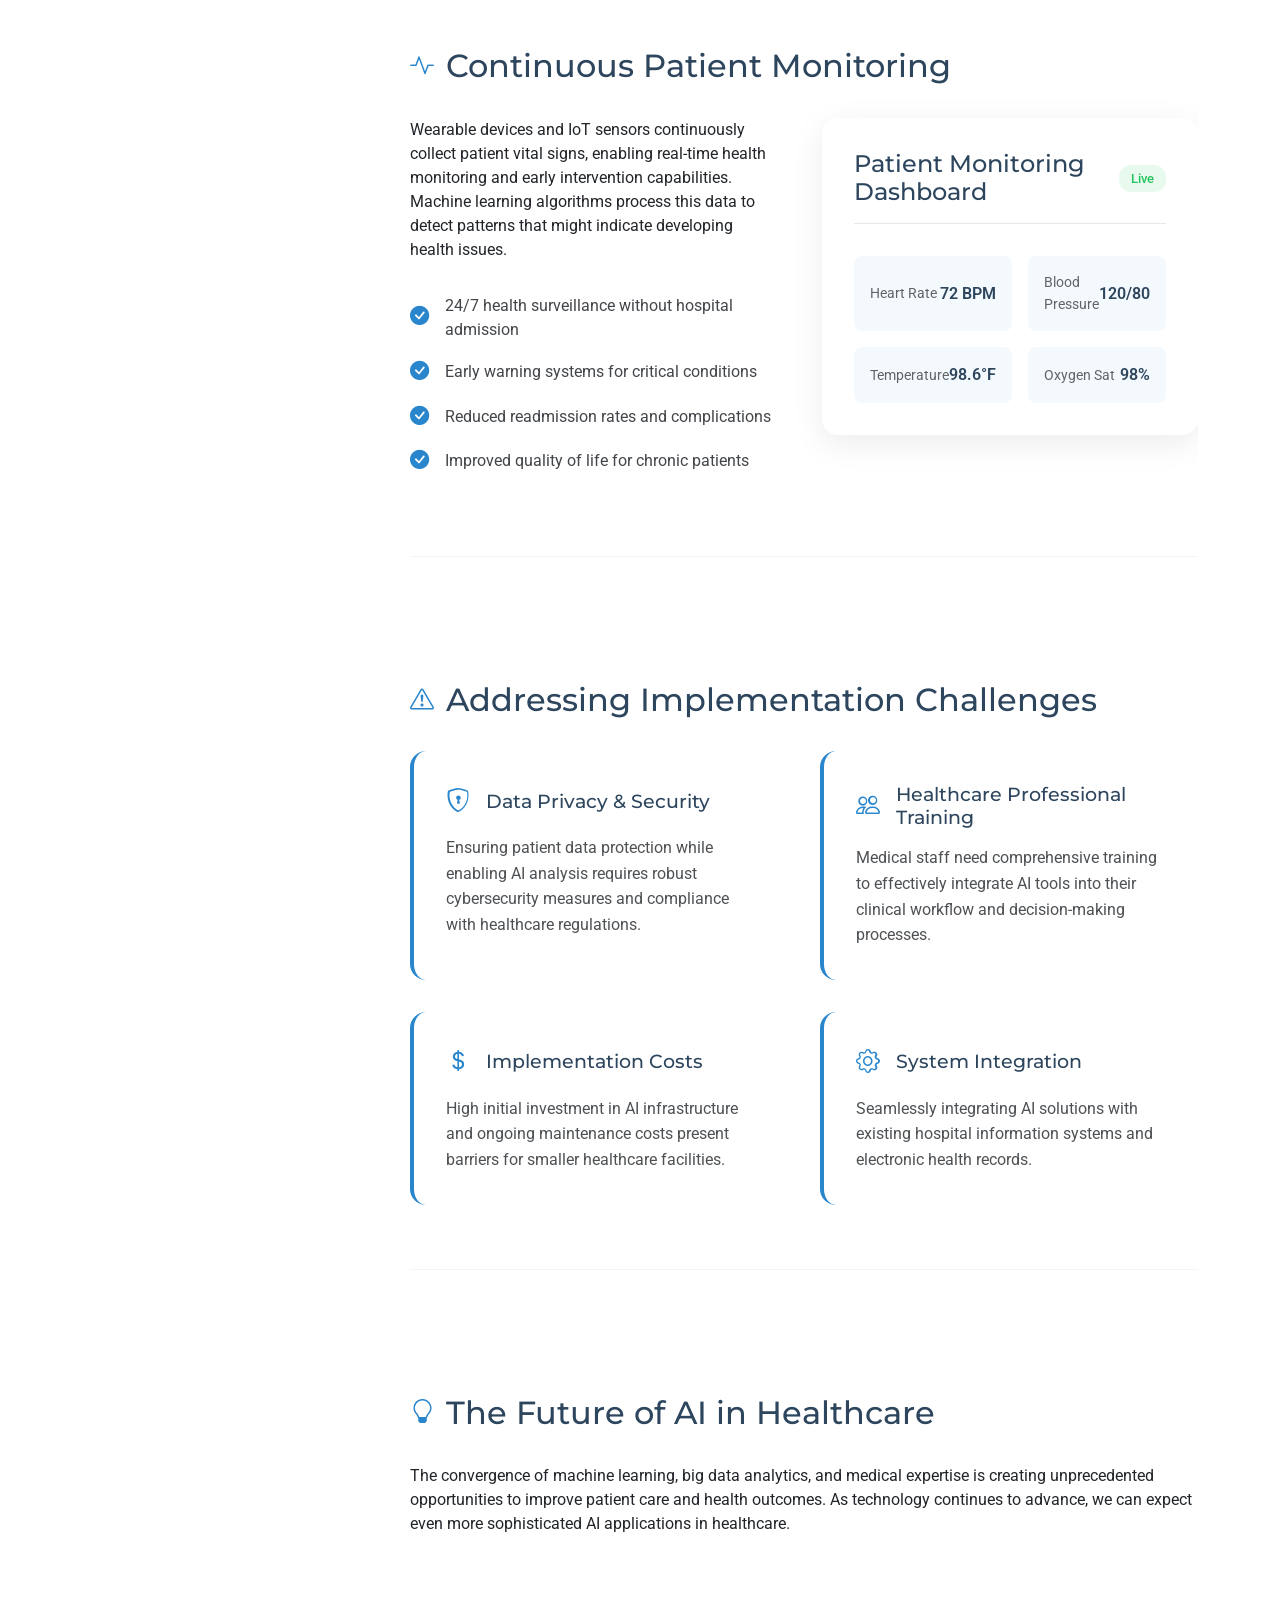
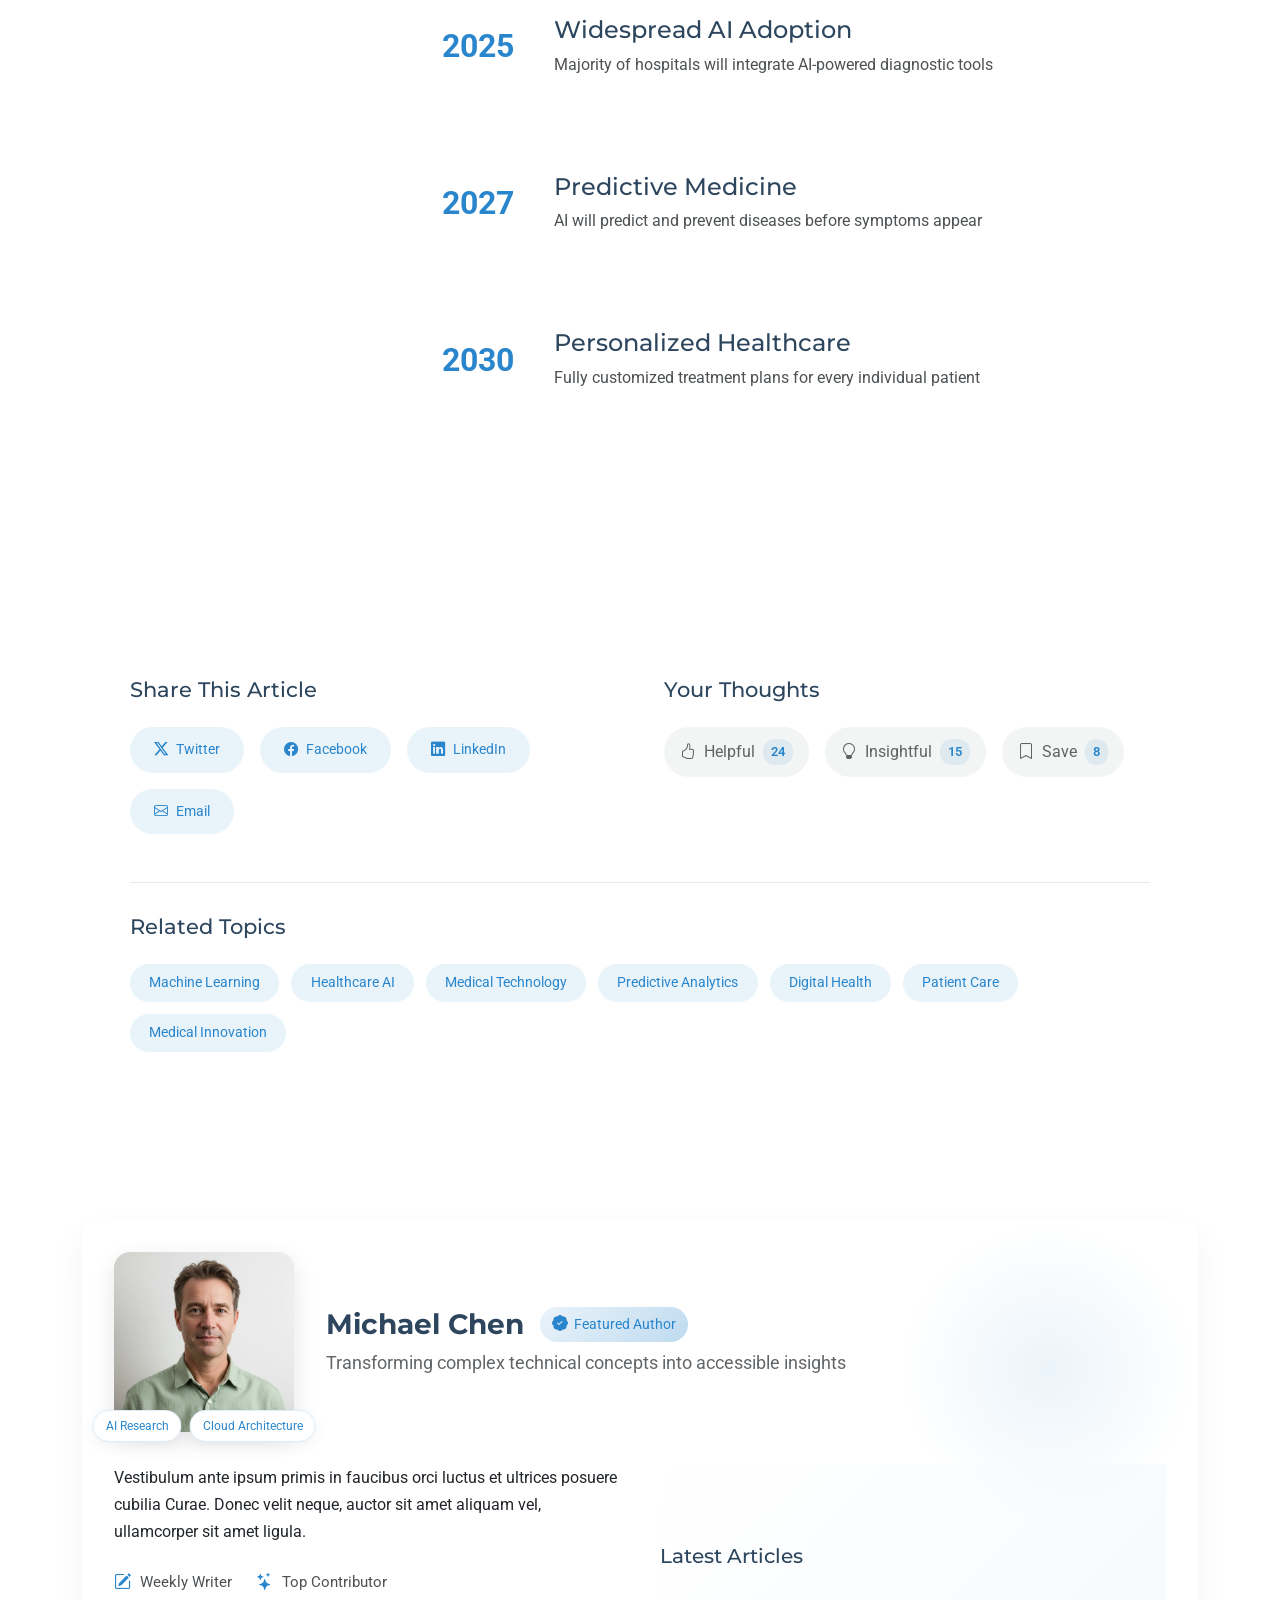
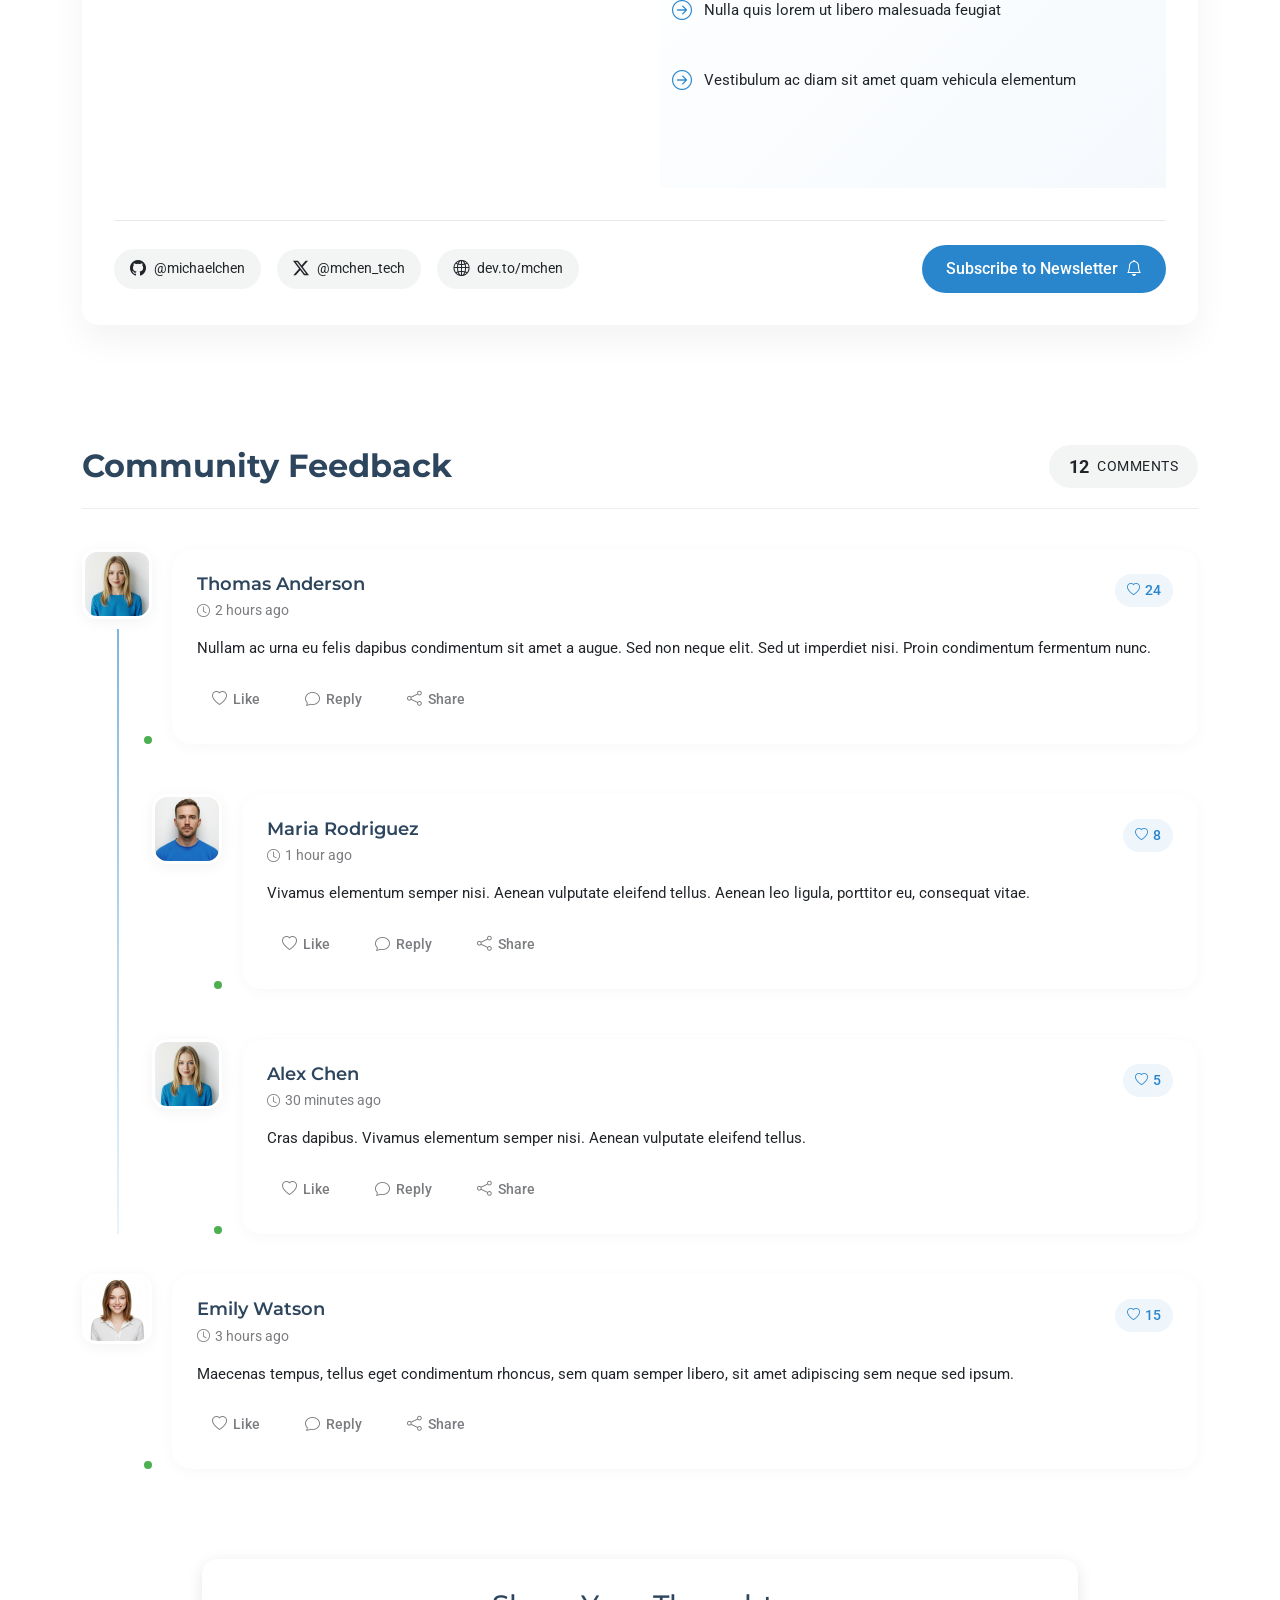
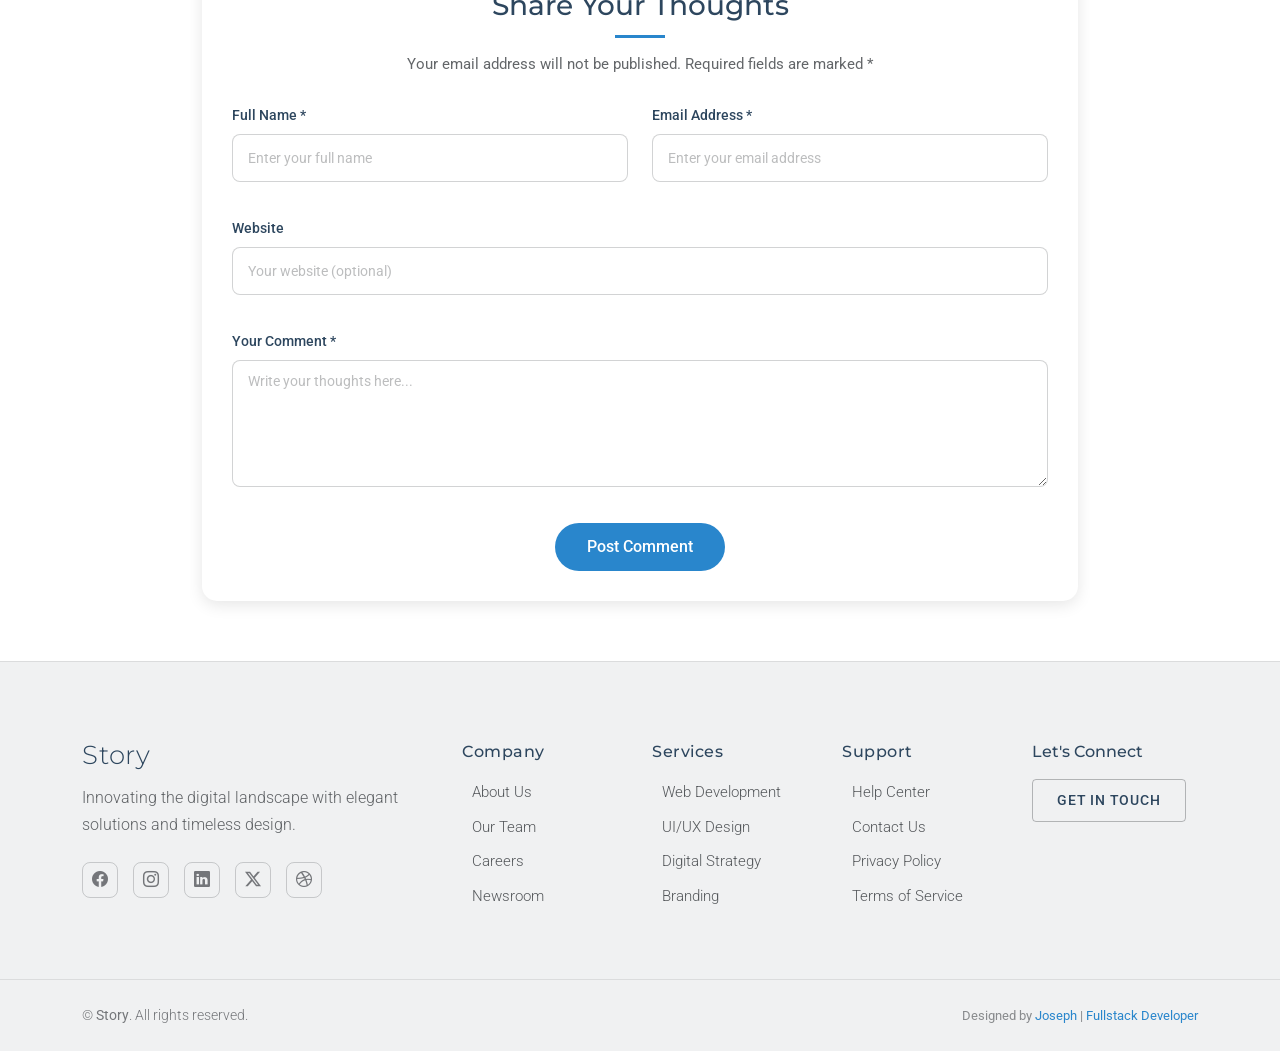
<file: blog-details.html>
<!DOCTYPE html>
<html lang="en">

<head>
  <meta charset="utf-8">
  <meta content="width=device-width, initial-scale=1.0" name="viewport">
  <title>Blog Details - Story Bootstrap Template</title>
  <meta name="description" content="">
  <meta name="keywords" content="">

  <!-- Favicons -->
  <link href="assets/img/favicon.png" rel="icon">
  <link href="assets/img/apple-touch-icon.png" rel="apple-touch-icon">

  <!-- Fonts -->
  <link href="https://fonts.googleapis.com" rel="preconnect">
  <link href="https://fonts.gstatic.com" rel="preconnect" crossorigin>
  <link href="https://fonts.googleapis.com/css2?family=Roboto:ital,wght@0,100;0,300;0,400;0,500;0,700;0,900;1,100;1,300;1,400;1,500;1,700;1,900&family=Montserrat:ital,wght@0,100;0,200;0,300;0,400;0,500;0,600;0,700;0,800;0,900;1,100;1,200;1,300;1,400;1,500;1,600;1,700;1,800;1,900&family=Raleway:ital,wght@0,100;0,200;0,300;0,400;0,500;0,600;0,700;0,800;0,900;1,100;1,200;1,300;1,400;1,500;1,600;1,700;1,800;1,900&display=swap" rel="stylesheet">

  <!-- Vendor CSS Files -->
  <link href="assets/vendor/bootstrap/css/bootstrap.min.css" rel="stylesheet">
  <link href="assets/vendor/bootstrap-icons/bootstrap-icons.css" rel="stylesheet">
  <link href="assets/vendor/aos/aos.css" rel="stylesheet">
  <link href="assets/vendor/swiper/swiper-bundle.min.css" rel="stylesheet">

  <!-- Main CSS File -->
  <link href="assets/css/main.css" rel="stylesheet">

  <!-- =======================================================
  * Template Name: Story
  * Template URL: https://bootstrapmade.com/story-bootstrap-blog-template/
  * Updated: Aug 11 2025 with Bootstrap v5.3.7
  * Author: BootstrapMade.com
  * License: https://bootstrapmade.com/license/
  ======================================================== -->
</head>

<body class="blog-details-page">

  <header id="header" class="header d-flex align-items-center position-relative">
    <div class="container position-relative d-flex align-items-center justify-content-between">

      <a href="index.html" class="logo d-flex align-items-center me-auto me-xl-0">
        <!-- Uncomment the line below if you also wish to use an image logo -->
        <!-- <img src="assets/img/logo.webp" alt=""> -->
        <h1 class="sitename">Story</h1>
      </a>

      <nav id="navmenu" class="navmenu">
        <ul>
          <li><a href="index.html">Home</a></li>
          <li><a href="about.html">About</a></li>
          <li><a href="category.html">Category</a></li>
          <li><a href="blog-details.html" class="active">Blog Details</a></li>
          <li><a href="author-profile.html">Author Profile</a></li>
          <li class="dropdown"><a href="#"><span>Pages</span> <i class="bi bi-chevron-down toggle-dropdown"></i></a>
            <ul>
              <li><a href="about.html">About</a></li>
              <li><a href="category.html">Category</a></li>
              <li><a href="blog-details.html" class="active">Blog Details</a></li>
              <li><a href="author-profile.html">Author Profile</a></li>
              <li><a href="search-results.html">Search Results</a></li>
              <li><a href="404.html">404 Not Found Page</a></li>

              <li class="dropdown"><a href="#"><span>Deep Dropdown</span> <i class="bi bi-chevron-down toggle-dropdown"></i></a>
                <ul>
                  <li><a href="#">Deep Dropdown 1</a></li>
                  <li><a href="#">Deep Dropdown 2</a></li>
                  <li><a href="#">Deep Dropdown 3</a></li>
                  <li><a href="#">Deep Dropdown 4</a></li>
                  <li><a href="#">Deep Dropdown 5</a></li>
                </ul>
              </li>
            </ul>
          </li>
          <li><a href="contact.html">Contact</a></li>
        </ul>
        <i class="mobile-nav-toggle d-xl-none bi bi-list"></i>
      </nav>

      <div class="header-social-links">
        <a href="#" class="twitter"><i class="bi bi-twitter-x"></i></a>
        <a href="#" class="facebook"><i class="bi bi-facebook"></i></a>
        <a href="#" class="instagram"><i class="bi bi-instagram"></i></a>
        <a href="#" class="linkedin"><i class="bi bi-linkedin"></i></a>
      </div>

    </div>
  </header>

  <main class="main">

    <!-- Page Title -->
    <div class="page-title">
      <div class="heading">
        <div class="container">
          <div class="row d-flex justify-content-center text-center">
            <div class="col-lg-8">
              <h1 class="heading-title">Blog Details</h1>
              <p class="mb-0">
                Odio et unde deleniti. Deserunt numquam exercitationem. Officiis quo
                odio sint voluptas consequatur ut a odio voluptatem. Sit dolorum
                debitis veritatis natus dolores. Quasi ratione sint. Sit quaerat
                ipsum dolorem.
              </p>
            </div>
          </div>
        </div>
      </div>
      <nav class="breadcrumbs">
        <div class="container">
          <ol>
            <li><a href="index.html">Home</a></li>
            <li class="current">Blog Details</li>
          </ol>
        </div>
      </nav>
    </div><!-- End Page Title -->

    <!-- Blog Details Section -->
    <section id="blog-details" class="blog-details section">
      <div class="container" data-aos="fade-up">

        <div class="article-hero">
          <div class="hero-background">
            <img src="assets/img/blog/blog-hero-3.webp" alt="Machine Learning in Healthcare" class="hero-bg-image">
            <div class="hero-overlay"></div>
          </div>

          <div class="hero-content" data-aos="fade-up" data-aos-delay="200">
            <div class="category-badges">
              <span class="badge">Healthcare</span>
              <span class="badge">AI &amp; ML</span>
            </div>
            <h1>Revolutionizing Patient Care Through Machine Learning and Predictive Analytics</h1>
            <p class="hero-excerpt">Exploring how artificial intelligence is transforming medical diagnosis, treatment planning, and patient outcomes in modern healthcare systems.</p>

            <div class="author-meta">
              <img src="assets/img/person/person-f-8.webp" alt="Dr. Sarah Chen" class="author-avatar">
              <div class="author-details">
                <h4>Dr. Sarah Chen</h4>
                <span>Healthcare Technology Researcher</span>
              </div>
              <div class="article-stats">
                <span><i class="bi bi-calendar3"></i> March 22, 2025</span>
                <span><i class="bi bi-clock-history"></i> 12 min</span>
                <span><i class="bi bi-chat-dots"></i> 48</span>
              </div>
            </div>
          </div>
        </div>

        <div class="article-body">
          <div class="sidebar-navigation" data-aos="fade-right">
            <div class="nav-sticky">
              <h3><i class="bi bi-list-ul"></i> Contents</h3>
              <ul class="content-nav">
                <li><a href="#overview" class="nav-link active">Overview</a></li>
                <li><a href="#diagnostics">AI in Diagnostics</a></li>
                <li><a href="#treatment">Treatment Planning</a></li>
                <li><a href="#monitoring">Patient Monitoring</a></li>
                <li><a href="#challenges">Challenges Ahead</a></li>
                <li><a href="#conclusion">Future Outlook</a></li>
              </ul>

              <div class="reading-progress">
                <div class="progress-bar">
                  <div class="progress-fill"></div>
                </div>
                <span class="progress-text">0% Complete</span>
              </div>
            </div>
          </div>

          <main class="main-content">
            <section id="overview" class="content-block" data-aos="fade-up">
              <div class="intro-text">
                <p class="lead-paragraph">
                  The integration of machine learning algorithms into healthcare systems represents one of the most significant technological advances in modern medicine, promising to enhance diagnostic accuracy, streamline treatment processes, and improve patient outcomes across various medical specialties.
                </p>

                <p>Healthcare professionals are increasingly leveraging predictive analytics to identify potential health risks before they manifest into serious conditions. This proactive approach to medical care has the potential to save countless lives while reducing healthcare costs globally.</p>
              </div>

              <div class="featured-quote" data-aos="zoom-in">
                <div class="quote-icon">
                  <i class="bi bi-quote"></i>
                </div>
                <blockquote>
                  <p>"Machine learning doesn't replace doctors—it empowers them to make better decisions with unprecedented insight into patient data."</p>
                  <footer>Dr. Michael Rodriguez, Chief Medical Officer at TechHealth Solutions</footer>
                </blockquote>
              </div>
            </section>

            <section id="diagnostics" class="content-block" data-aos="fade-up">
              <h2><i class="bi bi-search"></i> AI-Powered Diagnostic Revolution</h2>

              <div class="content-with-media">
                <div class="media-element">
                  <img src="assets/img/health/diagnostics-2.webp" alt="AI Diagnostic Tools" class="content-image" loading="lazy">
                  <div class="image-caption">Advanced imaging analysis using machine learning algorithms</div>
                </div>

                <div class="text-content">
                  <p>Artificial intelligence has transformed medical imaging interpretation, enabling radiologists to detect abnormalities with greater precision and speed. Deep learning models can now identify early-stage cancers, predict cardiovascular events, and analyze complex medical scans with remarkable accuracy.</p>

                  <div class="stats-grid">
                    <div class="stat-item">
                      <div class="stat-number">94%</div>
                      <div class="stat-label">Accuracy in Cancer Detection</div>
                    </div>
                    <div class="stat-item">
                      <div class="stat-number">65%</div>
                      <div class="stat-label">Faster Diagnosis Time</div>
                    </div>
                    <div class="stat-item">
                      <div class="stat-number">40%</div>
                      <div class="stat-label">Reduction in Errors</div>
                    </div>
                  </div>
                </div>
              </div>
            </section>

            <section id="treatment" class="content-block" data-aos="fade-up">
              <h2><i class="bi bi-heart-pulse"></i> Personalized Treatment Planning</h2>

              <p>Machine learning algorithms analyze vast amounts of patient data to recommend personalized treatment plans. By considering genetic factors, medical history, lifestyle choices, and treatment responses from similar cases, AI systems can suggest optimal therapeutic approaches.</p>

              <div class="feature-cards">
                <div class="feature-card" data-aos="fade-up" data-aos-delay="100">
                  <div class="card-icon">
                    <i class="bi bi-dna"></i>
                  </div>
                  <h3>Genetic Analysis</h3>
                  <p>Personalized medicine based on individual genetic profiles and biomarkers for targeted therapy selection.</p>
                </div>

                <div class="feature-card" data-aos="fade-up" data-aos-delay="200">
                  <div class="card-icon">
                    <i class="bi bi-graph-up-arrow"></i>
                  </div>
                  <h3>Outcome Prediction</h3>
                  <p>Predictive models that forecast treatment effectiveness and potential side effects before implementation.</p>
                </div>

                <div class="feature-card" data-aos="fade-up" data-aos-delay="300">
                  <div class="card-icon">
                    <i class="bi bi-shield-check"></i>
                  </div>
                  <h3>Drug Safety</h3>
                  <p>AI-powered systems that identify potential drug interactions and adverse reactions in real-time.</p>
                </div>
              </div>
            </section>

            <section id="monitoring" class="content-block" data-aos="fade-up">
              <h2><i class="bi bi-activity"></i> Continuous Patient Monitoring</h2>

              <div class="split-content">
                <div class="content-left">
                  <p>Wearable devices and IoT sensors continuously collect patient vital signs, enabling real-time health monitoring and early intervention capabilities. Machine learning algorithms process this data to detect patterns that might indicate developing health issues.</p>

                  <div class="monitoring-benefits">
                    <div class="benefit-item">
                      <i class="bi bi-check-circle-fill"></i>
                      <span>24/7 health surveillance without hospital admission</span>
                    </div>
                    <div class="benefit-item">
                      <i class="bi bi-check-circle-fill"></i>
                      <span>Early warning systems for critical conditions</span>
                    </div>
                    <div class="benefit-item">
                      <i class="bi bi-check-circle-fill"></i>
                      <span>Reduced readmission rates and complications</span>
                    </div>
                    <div class="benefit-item">
                      <i class="bi bi-check-circle-fill"></i>
                      <span>Improved quality of life for chronic patients</span>
                    </div>
                  </div>
                </div>

                <div class="content-right">
                  <div class="monitoring-dashboard">
                    <div class="dashboard-header">
                      <h4>Patient Monitoring Dashboard</h4>
                      <span class="status-indicator online">Live</span>
                    </div>
                    <div class="vital-signs">
                      <div class="vital-item">
                        <span class="vital-label">Heart Rate</span>
                        <span class="vital-value">72 BPM</span>
                      </div>
                      <div class="vital-item">
                        <span class="vital-label">Blood Pressure</span>
                        <span class="vital-value">120/80</span>
                      </div>
                      <div class="vital-item">
                        <span class="vital-label">Temperature</span>
                        <span class="vital-value">98.6°F</span>
                      </div>
                      <div class="vital-item">
                        <span class="vital-label">Oxygen Sat</span>
                        <span class="vital-value">98%</span>
                      </div>
                    </div>
                  </div>
                </div>
              </div>
            </section>

            <section id="challenges" class="content-block" data-aos="fade-up">
              <h2><i class="bi bi-exclamation-triangle"></i> Addressing Implementation Challenges</h2>

              <div class="challenges-grid">
                <div class="challenge-card">
                  <div class="challenge-header">
                    <i class="bi bi-shield-lock"></i>
                    <h3>Data Privacy &amp; Security</h3>
                  </div>
                  <p>Ensuring patient data protection while enabling AI analysis requires robust cybersecurity measures and compliance with healthcare regulations.</p>
                </div>

                <div class="challenge-card">
                  <div class="challenge-header">
                    <i class="bi bi-people"></i>
                    <h3>Healthcare Professional Training</h3>
                  </div>
                  <p>Medical staff need comprehensive training to effectively integrate AI tools into their clinical workflow and decision-making processes.</p>
                </div>

                <div class="challenge-card">
                  <div class="challenge-header">
                    <i class="bi bi-currency-dollar"></i>
                    <h3>Implementation Costs</h3>
                  </div>
                  <p>High initial investment in AI infrastructure and ongoing maintenance costs present barriers for smaller healthcare facilities.</p>
                </div>

                <div class="challenge-card">
                  <div class="challenge-header">
                    <i class="bi bi-gear"></i>
                    <h3>System Integration</h3>
                  </div>
                  <p>Seamlessly integrating AI solutions with existing hospital information systems and electronic health records.</p>
                </div>
              </div>
            </section>

            <section id="conclusion" class="content-block" data-aos="fade-up">
              <h2><i class="bi bi-lightbulb"></i> The Future of AI in Healthcare</h2>

              <p>The convergence of machine learning, big data analytics, and medical expertise is creating unprecedented opportunities to improve patient care and health outcomes. As technology continues to advance, we can expect even more sophisticated AI applications in healthcare.</p>

              <div class="future-outlook">
                <div class="outlook-item" data-aos="fade-left" data-aos-delay="100">
                  <div class="outlook-number">2025</div>
                  <div class="outlook-content">
                    <h4>Widespread AI Adoption</h4>
                    <p>Majority of hospitals will integrate AI-powered diagnostic tools</p>
                  </div>
                </div>

                <div class="outlook-item" data-aos="fade-left" data-aos-delay="200">
                  <div class="outlook-number">2027</div>
                  <div class="outlook-content">
                    <h4>Predictive Medicine</h4>
                    <p>AI will predict and prevent diseases before symptoms appear</p>
                  </div>
                </div>

                <div class="outlook-item" data-aos="fade-left" data-aos-delay="300">
                  <div class="outlook-number">2030</div>
                  <div class="outlook-content">
                    <h4>Personalized Healthcare</h4>
                    <p>Fully customized treatment plans for every individual patient</p>
                  </div>
                </div>
              </div>
            </section>
          </main>
        </div>

        <div class="article-actions" data-aos="fade-up">
          <div class="engagement-section">
            <div class="social-sharing">
              <h3>Share This Article</h3>
              <div class="share-options">
                <a href="#" class="share-btn twitter">
                  <i class="bi bi-twitter-x"></i>
                  <span>Twitter</span>
                </a>
                <a href="#" class="share-btn facebook">
                  <i class="bi bi-facebook"></i>
                  <span>Facebook</span>
                </a>
                <a href="#" class="share-btn linkedin">
                  <i class="bi bi-linkedin"></i>
                  <span>LinkedIn</span>
                </a>
                <a href="#" class="share-btn email">
                  <i class="bi bi-envelope"></i>
                  <span>Email</span>
                </a>
              </div>
            </div>

            <div class="article-reactions">
              <h3>Your Thoughts</h3>
              <div class="reaction-buttons">
                <button class="reaction-btn" data-reaction="helpful">
                  <i class="bi bi-hand-thumbs-up"></i>
                  <span>Helpful</span>
                  <span class="count">24</span>
                </button>
                <button class="reaction-btn" data-reaction="insightful">
                  <i class="bi bi-lightbulb"></i>
                  <span>Insightful</span>
                  <span class="count">15</span>
                </button>
                <button class="reaction-btn" data-reaction="bookmark">
                  <i class="bi bi-bookmark"></i>
                  <span>Save</span>
                  <span class="count">8</span>
                </button>
              </div>
            </div>
          </div>

          <div class="topic-tags">
            <h3>Related Topics</h3>
            <div class="tag-cloud">
              <a href="#" class="topic-tag">Machine Learning</a>
              <a href="#" class="topic-tag">Healthcare AI</a>
              <a href="#" class="topic-tag">Medical Technology</a>
              <a href="#" class="topic-tag">Predictive Analytics</a>
              <a href="#" class="topic-tag">Digital Health</a>
              <a href="#" class="topic-tag">Patient Care</a>
              <a href="#" class="topic-tag">Medical Innovation</a>
            </div>
          </div>
        </div>

      </div>
    </section><!-- /Blog Details Section -->

    <!-- Blog Author Section -->
    <section id="blog-author" class="blog-author section">

      <div class="container" data-aos="fade-up">
        <div class="author-card">
          <div class="author-header">
            <div class="author-image-container">
              <img src="assets/img/person/person-m-6.webp" class="author-image" alt="" loading="lazy">
              <div class="expertise-tags">
                <span>AI Research</span>
                <span>Cloud Architecture</span>
              </div>
            </div>

            <div class="author-intro">
              <div class="name-block">
                <h3 class="author-name">Michael Chen</h3>
                <span class="verified-badge">
                  <i class="bi bi-patch-check-fill"></i>
                  Featured Author
                </span>
              </div>

              <p class="author-tagline">
                Transforming complex technical concepts into accessible insights
              </p>
            </div>
          </div>

          <div class="author-content" data-aos="fade-up" data-aos-delay="200">
            <div class="content-row">
              <div class="bio-section">
                <p class="bio-text">
                  Vestibulum ante ipsum primis in faucibus orci luctus et ultrices posuere cubilia Curae. Donec velit neque, auctor sit amet aliquam vel, ullamcorper sit amet ligula.
                </p>
                <div class="author-metrics">
                  <div class="metric">
                    <i class="bi bi-pencil-square"></i>
                    <span>Weekly Writer</span>
                  </div>
                  <div class="metric">
                    <i class="bi bi-stars"></i>
                    <span>Top Contributor</span>
                  </div>
                </div>
              </div>

              <div class="featured-posts">
                <h4>Latest Articles</h4>
                <ul class="post-list">
                  <li>
                    <i class="bi bi-arrow-right-circle"></i>
                    <span>Nulla quis lorem ut libero malesuada feugiat</span>
                  </li>
                  <li>
                    <i class="bi bi-arrow-right-circle"></i>
                    <span>Vestibulum ac diam sit amet quam vehicula elementum</span>
                  </li>
                </ul>
              </div>
            </div>

            <div class="author-footer">
              <div class="connect-links">
                <a href="https://github.com/#" class="social-link">
                  <i class="bi bi-github"></i>
                  <span>@michaelchen</span>
                </a>
                <a href="https://twitter.com/#" class="social-link">
                  <i class="bi bi-twitter-x"></i>
                  <span>@mchen_tech</span>
                </a>
                <a href="https://dev.to/#" class="social-link">
                  <i class="bi bi-globe2"></i>
                  <span>dev.to/mchen</span>
                </a>
              </div>
              <a href="#" class="subscribe-button">
                Subscribe to Newsletter
                <i class="bi bi-bell"></i>
              </a>
            </div>
          </div>
        </div>
      </div>

    </section><!-- /Blog Author Section -->

    <!-- Blog Comments Section -->
    <section id="blog-comments" class="blog-comments section">

      <div class="container" data-aos="fade-up" data-aos-delay="100">

        <div class="blog-comments-4">
          <div class="comments-header">
            <h3 class="title">Community Feedback</h3>
            <div class="comments-stats">
              <span class="count">12</span>
              <span class="label">Comments</span>
            </div>
          </div>

          <div class="comments-container">
            <!-- Comment #1 -->
            <div class="comment-thread">
              <div class="comment-box">
                <div class="comment-wrapper">
                  <div class="avatar-wrapper">
                    <img src="assets/img/person/person-f-9.webp" alt="Avatar" loading="lazy">
                    <span class="status-indicator"></span>
                  </div>

                  <div class="comment-content">
                    <div class="comment-header">
                      <div class="user-info">
                        <h4>Thomas Anderson</h4>
                        <span class="time-badge">
                          <i class="bi bi-clock"></i>
                          2 hours ago
                        </span>
                      </div>
                      <div class="engagement">
                        <span class="likes">
                          <i class="bi bi-heart"></i>
                          24
                        </span>
                      </div>
                    </div>

                    <div class="comment-body">
                      <p>Nullam ac urna eu felis dapibus condimentum sit amet a augue. Sed non neque elit. Sed ut imperdiet nisi. Proin condimentum fermentum nunc.</p>
                    </div>

                    <div class="comment-actions">
                      <button class="action-btn like-btn" aria-label="Like comment">
                        <i class="bi bi-heart"></i>
                        <span>Like</span>
                      </button>
                      <button class="action-btn reply-btn" aria-label="Reply to comment">
                        <i class="bi bi-chat"></i>
                        <span>Reply</span>
                      </button>
                      <button class="action-btn share-btn" aria-label="Share comment">
                        <i class="bi bi-share"></i>
                        <span>Share</span>
                      </button>
                    </div>
                  </div>
                </div>
              </div>

              <!-- Replies Container -->
              <div class="replies-container">
                <!-- Reply #1 -->
                <div class="comment-box reply">
                  <div class="comment-wrapper">
                    <div class="avatar-wrapper">
                      <img src="assets/img/person/person-m-9.webp" alt="Avatar" loading="lazy">
                      <span class="status-indicator"></span>
                    </div>

                    <div class="comment-content">
                      <div class="comment-header">
                        <div class="user-info">
                          <h4>Maria Rodriguez</h4>
                          <span class="time-badge">
                            <i class="bi bi-clock"></i>
                            1 hour ago
                          </span>
                        </div>
                        <div class="engagement">
                          <span class="likes">
                            <i class="bi bi-heart"></i>
                            8
                          </span>
                        </div>
                      </div>

                      <div class="comment-body">
                        <p>Vivamus elementum semper nisi. Aenean vulputate eleifend tellus. Aenean leo ligula, porttitor eu, consequat vitae.</p>
                      </div>

                      <div class="comment-actions">
                        <button class="action-btn like-btn" aria-label="Like comment">
                          <i class="bi bi-heart"></i>
                          <span>Like</span>
                        </button>
                        <button class="action-btn reply-btn" aria-label="Reply to comment">
                          <i class="bi bi-chat"></i>
                          <span>Reply</span>
                        </button>
                        <button class="action-btn share-btn" aria-label="Share comment">
                          <i class="bi bi-share"></i>
                          <span>Share</span>
                        </button>
                      </div>
                    </div>
                  </div>
                </div>

                <!-- Reply #2 -->
                <div class="comment-box reply">
                  <div class="comment-wrapper">
                    <div class="avatar-wrapper">
                      <img src="assets/img/person/person-f-9.webp" alt="Avatar" loading="lazy">
                      <span class="status-indicator"></span>
                    </div>

                    <div class="comment-content">
                      <div class="comment-header">
                        <div class="user-info">
                          <h4>Alex Chen</h4>
                          <span class="time-badge">
                            <i class="bi bi-clock"></i>
                            30 minutes ago
                          </span>
                        </div>
                        <div class="engagement">
                          <span class="likes">
                            <i class="bi bi-heart"></i>
                            5
                          </span>
                        </div>
                      </div>

                      <div class="comment-body">
                        <p>Cras dapibus. Vivamus elementum semper nisi. Aenean vulputate eleifend tellus.</p>
                      </div>

                      <div class="comment-actions">
                        <button class="action-btn like-btn" aria-label="Like comment">
                          <i class="bi bi-heart"></i>
                          <span>Like</span>
                        </button>
                        <button class="action-btn reply-btn" aria-label="Reply to comment">
                          <i class="bi bi-chat"></i>
                          <span>Reply</span>
                        </button>
                        <button class="action-btn share-btn" aria-label="Share comment">
                          <i class="bi bi-share"></i>
                          <span>Share</span>
                        </button>
                      </div>
                    </div>
                  </div>
                </div>
              </div>
            </div>

            <!-- Comment #2 -->
            <div class="comment-thread">
              <div class="comment-box">
                <div class="comment-wrapper">
                  <div class="avatar-wrapper">
                    <img src="assets/img/person/person-f-7.webp" alt="Avatar" loading="lazy">
                    <span class="status-indicator"></span>
                  </div>

                  <div class="comment-content">
                    <div class="comment-header">
                      <div class="user-info">
                        <h4>Emily Watson</h4>
                        <span class="time-badge">
                          <i class="bi bi-clock"></i>
                          3 hours ago
                        </span>
                      </div>
                      <div class="engagement">
                        <span class="likes">
                          <i class="bi bi-heart"></i>
                          15
                        </span>
                      </div>
                    </div>

                    <div class="comment-body">
                      <p>Maecenas tempus, tellus eget condimentum rhoncus, sem quam semper libero, sit amet adipiscing sem neque sed ipsum.</p>
                    </div>

                    <div class="comment-actions">
                      <button class="action-btn like-btn" aria-label="Like comment">
                        <i class="bi bi-heart"></i>
                        <span>Like</span>
                      </button>
                      <button class="action-btn reply-btn" aria-label="Reply to comment">
                        <i class="bi bi-chat"></i>
                        <span>Reply</span>
                      </button>
                      <button class="action-btn share-btn" aria-label="Share comment">
                        <i class="bi bi-share"></i>
                        <span>Share</span>
                      </button>
                    </div>
                  </div>
                </div>
              </div>
            </div>
          </div>
        </div>

      </div>

    </section><!-- /Blog Comments Section -->

    <!-- Blog Comment Form Section -->
    <section id="blog-comment-form" class="blog-comment-form section">

      <div class="container" data-aos="fade-up" data-aos-delay="100">

        <form method="post" role="form">

          <div class="section-header">
            <h3>Share Your Thoughts</h3>
            <p>Your email address will not be published. Required fields are marked *</p>
          </div>

          <div class="row gy-3">
            <div class="col-md-6 form-group">
              <label for="name">Full Name *</label>
              <input type="text" name="name" class="form-control" id="name" placeholder="Enter your full name" required="">
            </div>

            <div class="col-md-6 form-group">
              <label for="email">Email Address *</label>
              <input type="email" name="email" class="form-control" id="email" placeholder="Enter your email address" required="">
            </div>

            <div class="col-12 form-group">
              <label for="website">Website</label>
              <input type="url" name="website" class="form-control" id="website" placeholder="Your website (optional)">
            </div>

            <div class="col-12 form-group">
              <label for="comment">Your Comment *</label>
              <textarea class="form-control" name="comment" id="comment" rows="5" placeholder="Write your thoughts here..." required=""></textarea>
            </div>

            <div class="col-12 text-center">
              <button type="submit" class="btn-submit">Post Comment</button>
            </div>
          </div>

        </form>

      </div>

    </section><!-- /Blog Comment Form Section -->

  </main>

  <footer id="footer" class="footer position-relative light-background">

    <div class="container">
      <div class="row gy-5">

        <div class="col-lg-4">
          <div class="footer-brand">
            <a href="index.html" class="logo d-flex align-items-center mb-3">
              <span class="sitename">Story</span>
            </a>
            <p class="tagline">Innovating the digital landscape with elegant solutions and timeless design.</p>

            <div class="social-links mt-4">
              <a href="#" aria-label="Facebook"><i class="bi bi-facebook"></i></a>
              <a href="#" aria-label="Instagram"><i class="bi bi-instagram"></i></a>
              <a href="#" aria-label="LinkedIn"><i class="bi bi-linkedin"></i></a>
              <a href="#" aria-label="Twitter"><i class="bi bi-twitter-x"></i></a>
              <a href="#" aria-label="Dribbble"><i class="bi bi-dribbble"></i></a>
            </div>
          </div>
        </div>

        <div class="col-lg-6">
          <div class="footer-links-grid">
            <div class="row">
              <div class="col-6 col-md-4">
                <h5>Company</h5>
                <ul class="list-unstyled">
                  <li><a href="#">About Us</a></li>
                  <li><a href="#">Our Team</a></li>
                  <li><a href="#">Careers</a></li>
                  <li><a href="#">Newsroom</a></li>
                </ul>
              </div>
              <div class="col-6 col-md-4">
                <h5>Services</h5>
                <ul class="list-unstyled">
                  <li><a href="#">Web Development</a></li>
                  <li><a href="#">UI/UX Design</a></li>
                  <li><a href="#">Digital Strategy</a></li>
                  <li><a href="#">Branding</a></li>
                </ul>
              </div>
              <div class="col-6 col-md-4">
                <h5>Support</h5>
                <ul class="list-unstyled">
                  <li><a href="#">Help Center</a></li>
                  <li><a href="#">Contact Us</a></li>
                  <li><a href="#">Privacy Policy</a></li>
                  <li><a href="#">Terms of Service</a></li>
                </ul>
              </div>
            </div>
          </div>
        </div>

        <div class="col-lg-2">
          <div class="footer-cta">
            <h5>Let's Connect</h5>
            <a href="contact.html" class="btn btn-outline">Get in Touch</a>
          </div>
        </div>

      </div>
    </div>

    <div class="footer-bottom">
      <div class="container">
        <div class="row">
          <div class="col-12">
            <div class="footer-bottom-content">
              <p class="mb-0">&copy; <strong>Story</strong>. All rights reserved.</p>
              <div class="credits">
                Designed by <a href="h#">Joseph</a> | <a href="#">Fullstack Developer</a>
              </div>
            </div>
          </div>
        </div>
      </div>
    </div>

  </footer>

  <!-- Scroll Top -->
  <a href="#" id="scroll-top" class="scroll-top d-flex align-items-center justify-content-center"><i class="bi bi-arrow-up-short"></i></a>

  <!-- Preloader -->
  <div id="preloader"></div>

  <!-- Vendor JS Files -->
  <script src="assets/vendor/bootstrap/js/bootstrap.bundle.min.js"></script>
  <script src="assets/vendor/php-email-form/validate.js"></script>
  <script src="assets/vendor/aos/aos.js"></script>
  <script src="assets/vendor/swiper/swiper-bundle.min.js"></script>
  <script src="assets/vendor/purecounter/purecounter_vanilla.js"></script>

  <!-- Main JS File -->
  <script src="assets/js/main.js"></script>

</body>

</html>
</file>
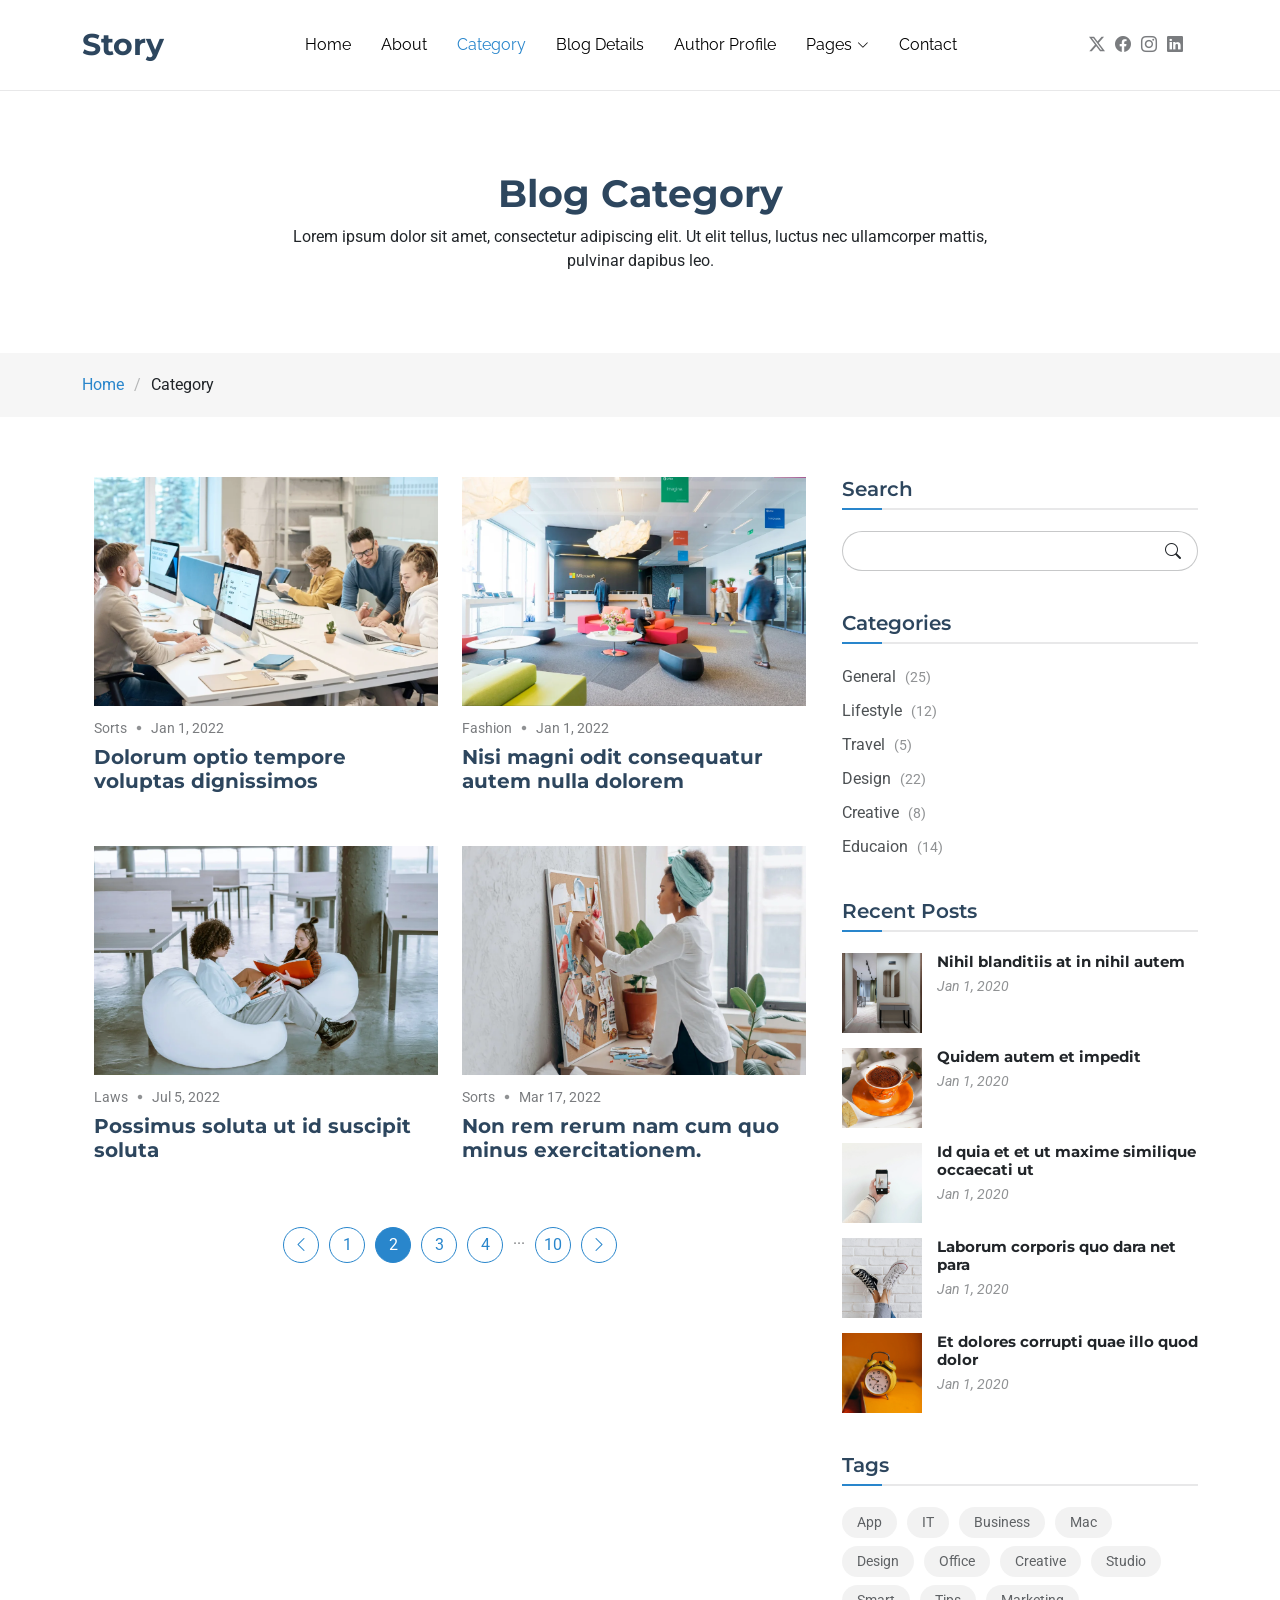
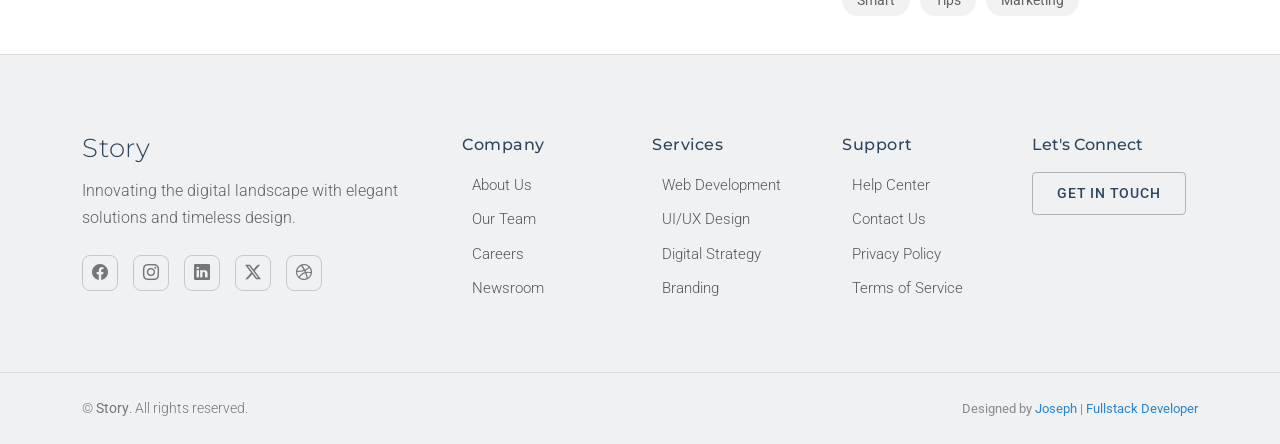
<file: category.html>
<!DOCTYPE html>
<html lang="en">

<head>
  <meta charset="utf-8">
  <meta content="width=device-width, initial-scale=1.0" name="viewport">
  <title>Category - Story Bootstrap Template</title>
  <meta name="description" content="">
  <meta name="keywords" content="">

  <!-- Favicons -->
  <link href="assets/img/favicon.png" rel="icon">
  <link href="assets/img/apple-touch-icon.png" rel="apple-touch-icon">

  <!-- Fonts -->
  <link href="https://fonts.googleapis.com" rel="preconnect">
  <link href="https://fonts.gstatic.com" rel="preconnect" crossorigin>
  <link href="https://fonts.googleapis.com/css2?family=Roboto:ital,wght@0,100;0,300;0,400;0,500;0,700;0,900;1,100;1,300;1,400;1,500;1,700;1,900&family=Montserrat:ital,wght@0,100;0,200;0,300;0,400;0,500;0,600;0,700;0,800;0,900;1,100;1,200;1,300;1,400;1,500;1,600;1,700;1,800;1,900&family=Raleway:ital,wght@0,100;0,200;0,300;0,400;0,500;0,600;0,700;0,800;0,900;1,100;1,200;1,300;1,400;1,500;1,600;1,700;1,800;1,900&display=swap" rel="stylesheet">

  <!-- Vendor CSS Files -->
  <link href="assets/vendor/bootstrap/css/bootstrap.min.css" rel="stylesheet">
  <link href="assets/vendor/bootstrap-icons/bootstrap-icons.css" rel="stylesheet">
  <link href="assets/vendor/aos/aos.css" rel="stylesheet">
  <link href="assets/vendor/swiper/swiper-bundle.min.css" rel="stylesheet">

  <!-- Main CSS File -->
  <link href="assets/css/main.css" rel="stylesheet">

  <!-- =======================================================
  * Template Name: Story
  * Template URL: https://bootstrapmade.com/story-bootstrap-blog-template/
  * Updated: Aug 11 2025 with Bootstrap v5.3.7
  * Author: BootstrapMade.com
  * License: https://bootstrapmade.com/license/
  ======================================================== -->
</head>

<body class="category-page">

  <header id="header" class="header d-flex align-items-center position-relative">
    <div class="container position-relative d-flex align-items-center justify-content-between">

      <a href="index.html" class="logo d-flex align-items-center me-auto me-xl-0">
        <!-- Uncomment the line below if you also wish to use an image logo -->
        <!-- <img src="assets/img/logo.webp" alt=""> -->
        <h1 class="sitename">Story</h1>
      </a>

      <nav id="navmenu" class="navmenu">
        <ul>
          <li><a href="index.html">Home</a></li>
          <li><a href="about.html">About</a></li>
          <li><a href="category.html" class="active">Category</a></li>
          <li><a href="blog-details.html">Blog Details</a></li>
          <li><a href="author-profile.html">Author Profile</a></li>
          <li class="dropdown"><a href="#"><span>Pages</span> <i class="bi bi-chevron-down toggle-dropdown"></i></a>
            <ul>
              <li><a href="about.html">About</a></li>
              <li><a href="category.html" class="active">Category</a></li>
              <li><a href="blog-details.html">Blog Details</a></li>
              <li><a href="author-profile.html">Author Profile</a></li>
              <li><a href="search-results.html">Search Results</a></li>
              <li><a href="404.html">404 Not Found Page</a></li>

              <li class="dropdown"><a href="#"><span>Deep Dropdown</span> <i class="bi bi-chevron-down toggle-dropdown"></i></a>
                <ul>
                  <li><a href="#">Deep Dropdown 1</a></li>
                  <li><a href="#">Deep Dropdown 2</a></li>
                  <li><a href="#">Deep Dropdown 3</a></li>
                  <li><a href="#">Deep Dropdown 4</a></li>
                  <li><a href="#">Deep Dropdown 5</a></li>
                </ul>
              </li>
            </ul>
          </li>
          <li><a href="contact.html">Contact</a></li>
        </ul>
        <i class="mobile-nav-toggle d-xl-none bi bi-list"></i>
      </nav>

      <div class="header-social-links">
        <a href="#" class="twitter"><i class="bi bi-twitter-x"></i></a>
        <a href="#" class="facebook"><i class="bi bi-facebook"></i></a>
        <a href="#" class="instagram"><i class="bi bi-instagram"></i></a>
        <a href="#" class="linkedin"><i class="bi bi-linkedin"></i></a>
      </div>

    </div>
  </header>

  <main class="main">

    <!-- Page Title -->
    <div class="page-title">
      <div class="heading">
        <div class="container">
          <div class="row d-flex justify-content-center text-center">
            <div class="col-lg-8">
              <h1 class="heading-title">Blog Category</h1>
              <p class="mb-0">Lorem ipsum dolor sit amet, consectetur adipiscing elit. Ut elit tellus, luctus nec ullamcorper mattis, pulvinar dapibus leo.</p>
            </div>
          </div>
        </div>
      </div>
      <nav class="breadcrumbs">
        <div class="container">
          <ol>
            <li><a href="index.html">Home</a></li>
            <li class="current">Category</li>
          </ol>
        </div>
      </nav>
    </div><!-- End Page Title -->

    <div class="container">
      <div class="row">

        <div class="col-lg-8">

          <!-- Category Postst Section -->
          <section id="category-postst" class="category-postst section">

            <div class="container" data-aos="fade-up" data-aos-delay="100">

              <div class="row gy-5">

                <div class="col-lg-6">
                  <article>

                    <div class="post-img">
                      <img src="assets/img/blog/blog-post-1.webp" alt="" class="img-fluid">
                    </div>

                    <div class="meta-top">
                      <ul>
                        <li class="d-flex align-items-center"><a href="blog-details.html">Sorts</a></li>
                        <li class="d-flex align-items-center"><i class="bi bi-dot"></i> <a href="blog-details.html"><time datetime="2022-01-01">Jan 1, 2022</time></a></li>
                      </ul>
                    </div>

                    <h2 class="title">
                      <a href="blog-details.html">Dolorum optio tempore voluptas dignissimos</a>
                    </h2>

                  </article>
                </div><!-- End post list item -->

                <div class="col-lg-6">

                  <article>

                    <div class="post-img">
                      <img src="assets/img/blog/blog-post-2.webp" alt="" class="img-fluid">
                    </div>

                    <div class="meta-top">
                      <ul>
                        <li class="d-flex align-items-center"><a href="blog-details.html">Fashion</a></li>
                        <li class="d-flex align-items-center"><i class="bi bi-dot"></i> <a href="blog-details.html"><time datetime="2022-01-01">Jan 1, 2022</time></a></li>
                      </ul>
                    </div>

                    <h2 class="title">
                      <a href="blog-details.html">Nisi magni odit consequatur autem nulla dolorem</a>
                    </h2>

                  </article>

                </div><!-- End post list item -->

                <div class="col-lg-6">

                  <article>

                    <div class="post-img">
                      <img src="assets/img/blog/blog-post-3.webp" alt="" class="img-fluid">
                    </div>

                    <div class="meta-top">
                      <ul>
                        <li class="d-flex align-items-center"><a href="blog-details.html">Laws</a></li>
                        <li class="d-flex align-items-center"><i class="bi bi-dot"></i> <a href="blog-details.html"><time datetime="2022-01-01">Jul 5, 2022</time></a></li>
                      </ul>
                    </div>

                    <h2 class="title">
                      <a href="blog-details.html">Possimus soluta ut id suscipit soluta</a>
                    </h2>

                  </article>

                </div><!-- End post list item -->

                <div class="col-lg-6">

                  <article>

                    <div class="post-img">
                      <img src="assets/img/blog/blog-post-4.webp" alt="" class="img-fluid">
                    </div>

                    <div class="meta-top">
                      <ul>
                        <li class="d-flex align-items-center"><a href="blog-details.html">Sorts</a></li>
                        <li class="d-flex align-items-center"><i class="bi bi-dot"></i> <a href="blog-details.html"><time datetime="2022-01-01">Mar 17, 2022</time></a></li>
                      </ul>
                    </div>

                    <h2 class="title">
                      <a href="blog-details.html">Non rem rerum nam cum quo minus exercitationem.</a>
                    </h2>

                  </article>

                </div><!-- End post list item -->

              </div><!-- End blog posts list -->

            </div>

          </section><!-- /Category Postst Section -->

          <!-- Pagination 2 Section -->
          <section id="pagination-2" class="pagination-2 section">

            <div class="container">
              <div class="d-flex justify-content-center">
                <ul>
                  <li><a href="#"><i class="bi bi-chevron-left"></i></a></li>
                  <li><a href="#">1</a></li>
                  <li><a href="#" class="active">2</a></li>
                  <li><a href="#">3</a></li>
                  <li><a href="#">4</a></li>
                  <li>...</li>
                  <li><a href="#">10</a></li>
                  <li><a href="#"><i class="bi bi-chevron-right"></i></a></li>
                </ul>
              </div>
            </div>

          </section><!-- /Pagination 2 Section -->

        </div>

        <div class="col-lg-4 sidebar">

          <div class="widgets-container">

            <!-- Search Widget -->
            <div class="search-widget widget-item">

              <h3 class="widget-title">Search</h3>
              <form action="">
                <input type="text">
                <button type="submit" title="Search"><i class="bi bi-search"></i></button>
              </form>

            </div><!--/Search Widget -->

            <!-- Categories Widget -->
            <div class="categories-widget widget-item">

              <h3 class="widget-title">Categories</h3>
              <ul class="mt-3">
                <li><a href="#">General <span>(25)</span></a></li>
                <li><a href="#">Lifestyle <span>(12)</span></a></li>
                <li><a href="#">Travel <span>(5)</span></a></li>
                <li><a href="#">Design <span>(22)</span></a></li>
                <li><a href="#">Creative <span>(8)</span></a></li>
                <li><a href="#">Educaion <span>(14)</span></a></li>
              </ul>

            </div><!--/Categories Widget -->

            <!-- Recent Posts Widget -->
            <div class="recent-posts-widget widget-item">

              <h3 class="widget-title">Recent Posts</h3>

              <div class="post-item">
                <img src="assets/img/blog/blog-post-square-1.webp" alt="" class="flex-shrink-0">
                <div>
                  <h4><a href="blog-details.html">Nihil blanditiis at in nihil autem</a></h4>
                  <time datetime="2020-01-01">Jan 1, 2020</time>
                </div>
              </div><!-- End recent post item-->

              <div class="post-item">
                <img src="assets/img/blog/blog-post-square-2.webp" alt="" class="flex-shrink-0">
                <div>
                  <h4><a href="blog-details.html">Quidem autem et impedit</a></h4>
                  <time datetime="2020-01-01">Jan 1, 2020</time>
                </div>
              </div><!-- End recent post item-->

              <div class="post-item">
                <img src="assets/img/blog/blog-post-square-3.webp" alt="" class="flex-shrink-0">
                <div>
                  <h4><a href="blog-details.html">Id quia et et ut maxime similique occaecati ut</a></h4>
                  <time datetime="2020-01-01">Jan 1, 2020</time>
                </div>
              </div><!-- End recent post item-->

              <div class="post-item">
                <img src="assets/img/blog/blog-post-square-4.webp" alt="" class="flex-shrink-0">
                <div>
                  <h4><a href="blog-details.html">Laborum corporis quo dara net para</a></h4>
                  <time datetime="2020-01-01">Jan 1, 2020</time>
                </div>
              </div><!-- End recent post item-->

              <div class="post-item">
                <img src="assets/img/blog/blog-post-square-5.webp" alt="" class="flex-shrink-0">
                <div>
                  <h4><a href="blog-details.html">Et dolores corrupti quae illo quod dolor</a></h4>
                  <time datetime="2020-01-01">Jan 1, 2020</time>
                </div>
              </div><!-- End recent post item-->

            </div><!--/Recent Posts Widget -->

            <!-- Tags Widget -->
            <div class="tags-widget widget-item">

              <h3 class="widget-title">Tags</h3>
              <ul>
                <li><a href="#">App</a></li>
                <li><a href="#">IT</a></li>
                <li><a href="#">Business</a></li>
                <li><a href="#">Mac</a></li>
                <li><a href="#">Design</a></li>
                <li><a href="#">Office</a></li>
                <li><a href="#">Creative</a></li>
                <li><a href="#">Studio</a></li>
                <li><a href="#">Smart</a></li>
                <li><a href="#">Tips</a></li>
                <li><a href="#">Marketing</a></li>
              </ul>

            </div><!--/Tags Widget -->

          </div>

        </div>

      </div>
    </div>

  </main>

  <footer id="footer" class="footer position-relative light-background">

    <div class="container">
      <div class="row gy-5">

        <div class="col-lg-4">
          <div class="footer-brand">
            <a href="index.html" class="logo d-flex align-items-center mb-3">
              <span class="sitename">Story</span>
            </a>
            <p class="tagline">Innovating the digital landscape with elegant solutions and timeless design.</p>

            <div class="social-links mt-4">
              <a href="#" aria-label="Facebook"><i class="bi bi-facebook"></i></a>
              <a href="#" aria-label="Instagram"><i class="bi bi-instagram"></i></a>
              <a href="#" aria-label="LinkedIn"><i class="bi bi-linkedin"></i></a>
              <a href="#" aria-label="Twitter"><i class="bi bi-twitter-x"></i></a>
              <a href="#" aria-label="Dribbble"><i class="bi bi-dribbble"></i></a>
            </div>
          </div>
        </div>

        <div class="col-lg-6">
          <div class="footer-links-grid">
            <div class="row">
              <div class="col-6 col-md-4">
                <h5>Company</h5>
                <ul class="list-unstyled">
                  <li><a href="#">About Us</a></li>
                  <li><a href="#">Our Team</a></li>
                  <li><a href="#">Careers</a></li>
                  <li><a href="#">Newsroom</a></li>
                </ul>
              </div>
              <div class="col-6 col-md-4">
                <h5>Services</h5>
                <ul class="list-unstyled">
                  <li><a href="#">Web Development</a></li>
                  <li><a href="#">UI/UX Design</a></li>
                  <li><a href="#">Digital Strategy</a></li>
                  <li><a href="#">Branding</a></li>
                </ul>
              </div>
              <div class="col-6 col-md-4">
                <h5>Support</h5>
                <ul class="list-unstyled">
                  <li><a href="#">Help Center</a></li>
                  <li><a href="#">Contact Us</a></li>
                  <li><a href="#">Privacy Policy</a></li>
                  <li><a href="#">Terms of Service</a></li>
                </ul>
              </div>
            </div>
          </div>
        </div>

        <div class="col-lg-2">
          <div class="footer-cta">
            <h5>Let's Connect</h5>
            <a href="contact.html" class="btn btn-outline">Get in Touch</a>
          </div>
        </div>

      </div>
    </div>

    <div class="footer-bottom">
      <div class="container">
        <div class="row">
          <div class="col-12">
            <div class="footer-bottom-content">
              <p class="mb-0">&copy; <strong>Story</strong>. All rights reserved.</p>
              <div class="credits">
                Designed by <a href="h#">Joseph</a> | <a href="#">Fullstack Developer</a>
              </div>
            </div>
          </div>
        </div>
      </div>
    </div>

  </footer>

  <!-- Scroll Top -->
  <a href="#" id="scroll-top" class="scroll-top d-flex align-items-center justify-content-center"><i class="bi bi-arrow-up-short"></i></a>

  <!-- Preloader -->
  <div id="preloader"></div>

  <!-- Vendor JS Files -->
  <script src="assets/vendor/bootstrap/js/bootstrap.bundle.min.js"></script>
  <script src="assets/vendor/php-email-form/validate.js"></script>
  <script src="assets/vendor/aos/aos.js"></script>
  <script src="assets/vendor/swiper/swiper-bundle.min.js"></script>
  <script src="assets/vendor/purecounter/purecounter_vanilla.js"></script>

  <!-- Main JS File -->
  <script src="assets/js/main.js"></script>

</body>

</html>
</file>
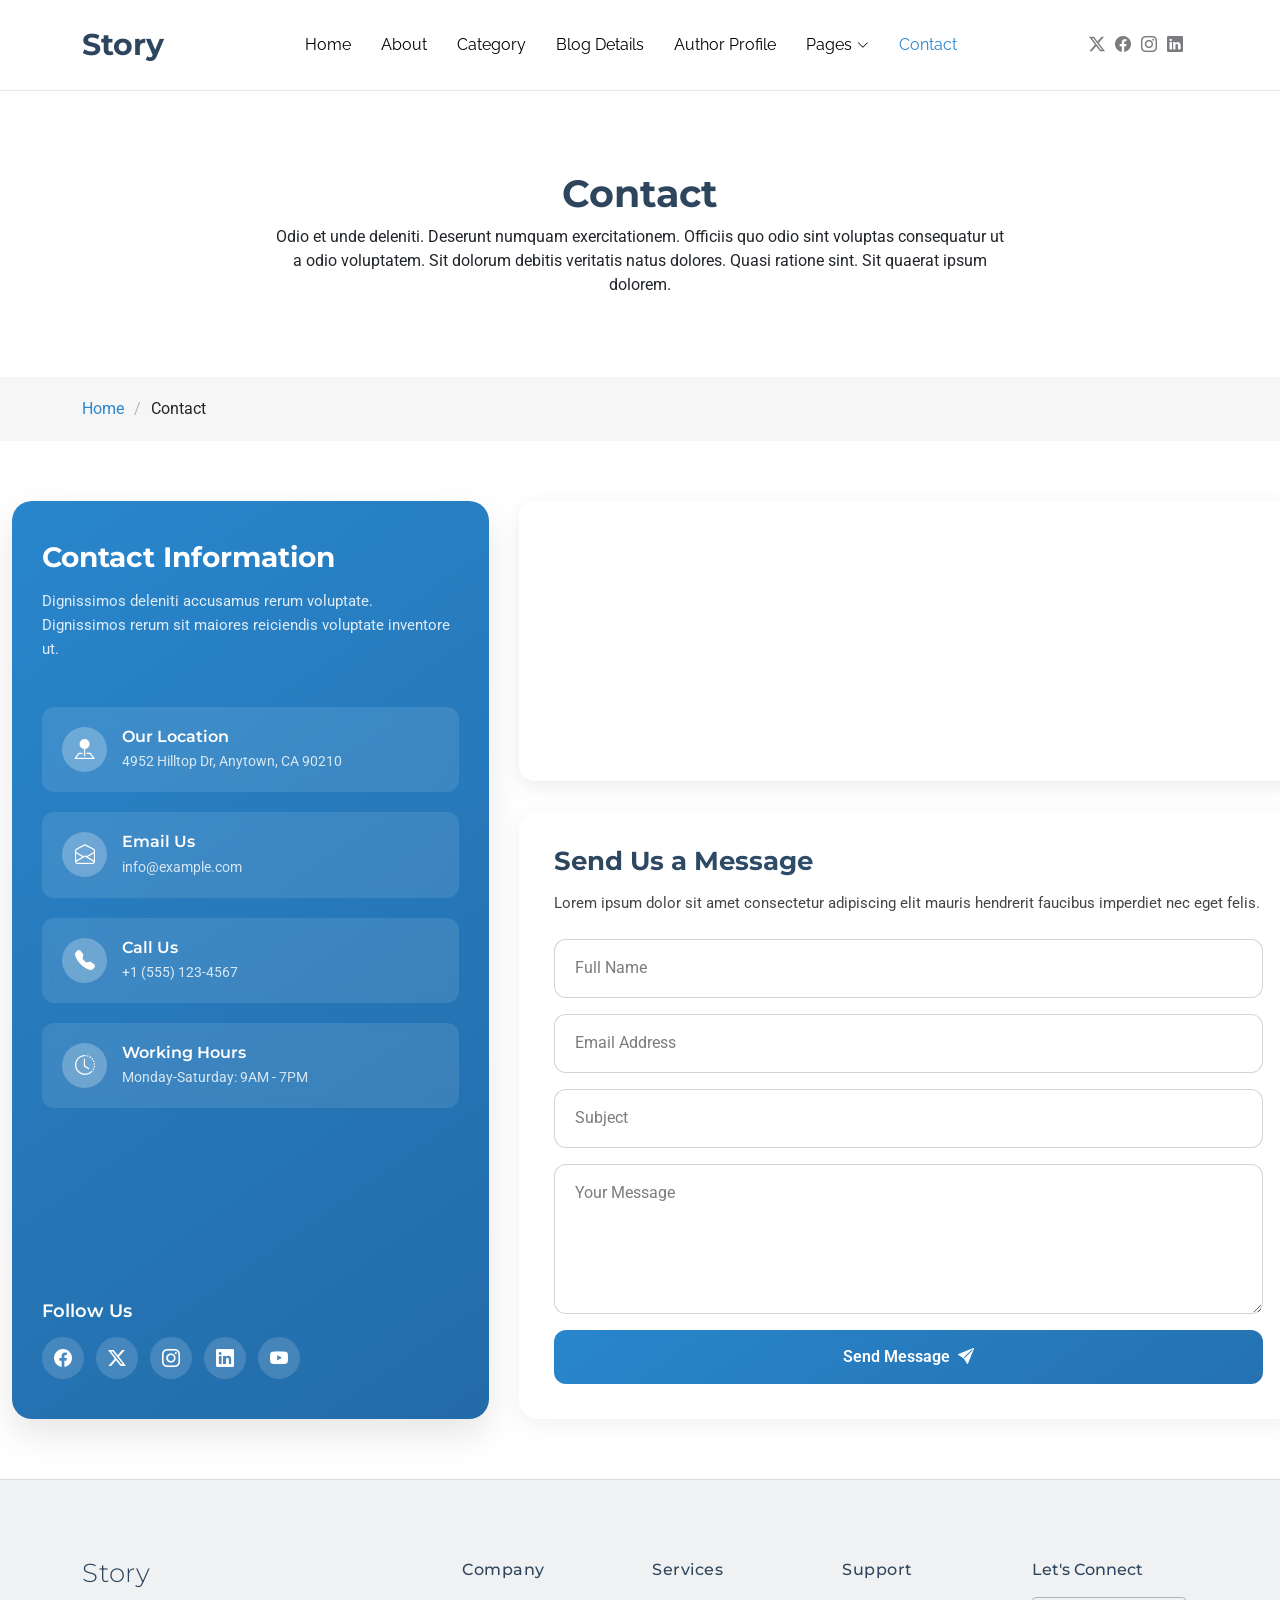
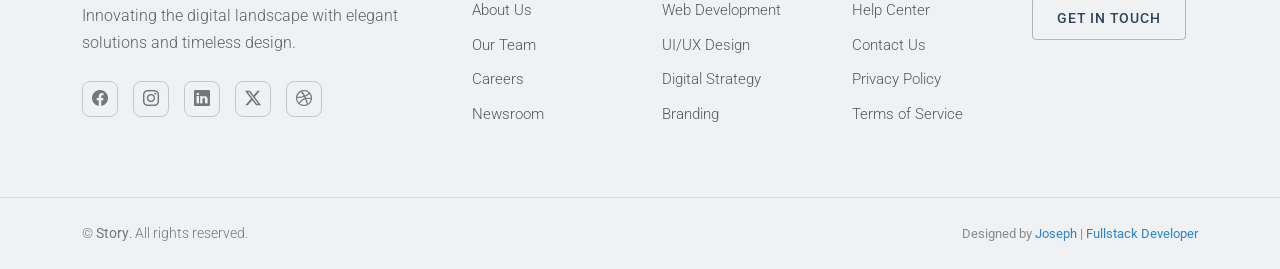
<file: contact.html>
<!DOCTYPE html>
<html lang="en">

<head>
  <meta charset="utf-8">
  <meta content="width=device-width, initial-scale=1.0" name="viewport">
  <title>Contact - Story Bootstrap Template</title>
  <meta name="description" content="">
  <meta name="keywords" content="">

  <!-- Favicons -->
  <link href="assets/img/favicon.png" rel="icon">
  <link href="assets/img/apple-touch-icon.png" rel="apple-touch-icon">

  <!-- Fonts -->
  <link href="https://fonts.googleapis.com" rel="preconnect">
  <link href="https://fonts.gstatic.com" rel="preconnect" crossorigin>
  <link href="https://fonts.googleapis.com/css2?family=Roboto:ital,wght@0,100;0,300;0,400;0,500;0,700;0,900;1,100;1,300;1,400;1,500;1,700;1,900&family=Montserrat:ital,wght@0,100;0,200;0,300;0,400;0,500;0,600;0,700;0,800;0,900;1,100;1,200;1,300;1,400;1,500;1,600;1,700;1,800;1,900&family=Raleway:ital,wght@0,100;0,200;0,300;0,400;0,500;0,600;0,700;0,800;0,900;1,100;1,200;1,300;1,400;1,500;1,600;1,700;1,800;1,900&display=swap" rel="stylesheet">

  <!-- Vendor CSS Files -->
  <link href="assets/vendor/bootstrap/css/bootstrap.min.css" rel="stylesheet">
  <link href="assets/vendor/bootstrap-icons/bootstrap-icons.css" rel="stylesheet">
  <link href="assets/vendor/aos/aos.css" rel="stylesheet">
  <link href="assets/vendor/swiper/swiper-bundle.min.css" rel="stylesheet">

  <!-- Main CSS File -->
  <link href="assets/css/main.css" rel="stylesheet">

  <!-- =======================================================
  * Template Name: Story
  * Template URL: https://bootstrapmade.com/story-bootstrap-blog-template/
  * Updated: Aug 11 2025 with Bootstrap v5.3.7
  * Author: BootstrapMade.com
  * License: https://bootstrapmade.com/license/
  ======================================================== -->
</head>

<body class="contact-page">

  <header id="header" class="header d-flex align-items-center position-relative">
    <div class="container position-relative d-flex align-items-center justify-content-between">

      <a href="index.html" class="logo d-flex align-items-center me-auto me-xl-0">
        <!-- Uncomment the line below if you also wish to use an image logo -->
        <!-- <img src="assets/img/logo.webp" alt=""> -->
        <h1 class="sitename">Story</h1>
      </a>

      <nav id="navmenu" class="navmenu">
        <ul>
          <li><a href="index.html">Home</a></li>
          <li><a href="about.html">About</a></li>
          <li><a href="category.html">Category</a></li>
          <li><a href="blog-details.html">Blog Details</a></li>
          <li><a href="author-profile.html">Author Profile</a></li>
          <li class="dropdown"><a href="#"><span>Pages</span> <i class="bi bi-chevron-down toggle-dropdown"></i></a>
            <ul>
              <li><a href="about.html">About</a></li>
              <li><a href="category.html">Category</a></li>
              <li><a href="blog-details.html">Blog Details</a></li>
              <li><a href="author-profile.html">Author Profile</a></li>
              <li><a href="search-results.html">Search Results</a></li>
              <li><a href="404.html">404 Not Found Page</a></li>

              <li class="dropdown"><a href="#"><span>Deep Dropdown</span> <i class="bi bi-chevron-down toggle-dropdown"></i></a>
                <ul>
                  <li><a href="#">Deep Dropdown 1</a></li>
                  <li><a href="#">Deep Dropdown 2</a></li>
                  <li><a href="#">Deep Dropdown 3</a></li>
                  <li><a href="#">Deep Dropdown 4</a></li>
                  <li><a href="#">Deep Dropdown 5</a></li>
                </ul>
              </li>
            </ul>
          </li>
          <li><a href="contact.html" class="active">Contact</a></li>
        </ul>
        <i class="mobile-nav-toggle d-xl-none bi bi-list"></i>
      </nav>

      <div class="header-social-links">
        <a href="#" class="twitter"><i class="bi bi-twitter-x"></i></a>
        <a href="#" class="facebook"><i class="bi bi-facebook"></i></a>
        <a href="#" class="instagram"><i class="bi bi-instagram"></i></a>
        <a href="#" class="linkedin"><i class="bi bi-linkedin"></i></a>
      </div>

    </div>
  </header>

  <main class="main">

    <!-- Page Title -->
    <div class="page-title">
      <div class="heading">
        <div class="container">
          <div class="row d-flex justify-content-center text-center">
            <div class="col-lg-8">
              <h1 class="heading-title">Contact</h1>
              <p class="mb-0">
                Odio et unde deleniti. Deserunt numquam exercitationem. Officiis quo
                odio sint voluptas consequatur ut a odio voluptatem. Sit dolorum
                debitis veritatis natus dolores. Quasi ratione sint. Sit quaerat
                ipsum dolorem.
              </p>
            </div>
          </div>
        </div>
      </div>
      <nav class="breadcrumbs">
        <div class="container">
          <ol>
            <li><a href="index.html">Home</a></li>
            <li class="current">Contact</li>
          </ol>
        </div>
      </nav>
    </div><!-- End Page Title -->

    <!-- Contact Section -->
    <section id="contact" class="contact section">

      <div class="container">
        <div class="contact-wrapper">
          <div class="contact-info-panel">
            <div class="contact-info-header">
              <h3>Contact Information</h3>
              <p>Dignissimos deleniti accusamus rerum voluptate. Dignissimos rerum sit maiores reiciendis voluptate inventore ut.</p>
            </div>

            <div class="contact-info-cards">
              <div class="info-card">
                <div class="icon-container">
                  <i class="bi bi-pin-map-fill"></i>
                </div>
                <div class="card-content">
                  <h4>Our Location</h4>
                  <p>4952 Hilltop Dr, Anytown, CA 90210</p>
                </div>
              </div>

              <div class="info-card">
                <div class="icon-container">
                  <i class="bi bi-envelope-open"></i>
                </div>
                <div class="card-content">
                  <h4>Email Us</h4>
                  <p>info@example.com</p>
                </div>
              </div>

              <div class="info-card">
                <div class="icon-container">
                  <i class="bi bi-telephone-fill"></i>
                </div>
                <div class="card-content">
                  <h4>Call Us</h4>
                  <p>+1 (555) 123-4567</p>
                </div>
              </div>

              <div class="info-card">
                <div class="icon-container">
                  <i class="bi bi-clock-history"></i>
                </div>
                <div class="card-content">
                  <h4>Working Hours</h4>
                  <p>Monday-Saturday: 9AM - 7PM</p>
                </div>
              </div>
            </div>

            <div class="social-links-panel">
              <h5>Follow Us</h5>
              <div class="social-icons">
                <a href="#"><i class="bi bi-facebook"></i></a>
                <a href="#"><i class="bi bi-twitter-x"></i></a>
                <a href="#"><i class="bi bi-instagram"></i></a>
                <a href="#"><i class="bi bi-linkedin"></i></a>
                <a href="#"><i class="bi bi-youtube"></i></a>
              </div>
            </div>
          </div>

          <div class="contact-form-panel">
            <div class="map-container">
              <iframe src="https://www.google.com/maps/embed?pb=!1m14!1m8!1m3!1d48389.78314118045!2d-74.006138!3d40.710059!3m2!1i1024!2i768!4f13.1!3m3!1m2!1s0x89c25a22a3bda30d%3A0xb89d1fe6bc499443!2sDowntown%20Conference%20Center!5e0!3m2!1sen!2sus!4v1676961268712!5m2!1sen!2sus" width="100%" height="100%" style="border:0;" allowfullscreen="" loading="lazy" referrerpolicy="no-referrer-when-downgrade"></iframe>
            </div>

            <div class="form-container">
              <h3>Send Us a Message</h3>
              <p>Lorem ipsum dolor sit amet consectetur adipiscing elit mauris hendrerit faucibus imperdiet nec eget felis.</p>

              <form action="forms/contact.php" method="post" class="php-email-form">
                <div class="form-floating mb-3">
                  <input type="text" class="form-control" id="nameInput" name="name" placeholder="Full Name" required="">
                  <label for="nameInput">Full Name</label>
                </div>

                <div class="form-floating mb-3">
                  <input type="email" class="form-control" id="emailInput" name="email" placeholder="Email Address" required="">
                  <label for="emailInput">Email Address</label>
                </div>

                <div class="form-floating mb-3">
                  <input type="text" class="form-control" id="subjectInput" name="subject" placeholder="Subject" required="">
                  <label for="subjectInput">Subject</label>
                </div>

                <div class="form-floating mb-3">
                  <textarea class="form-control" id="messageInput" name="message" rows="5" placeholder="Your Message" style="height: 150px" required=""></textarea>
                  <label for="messageInput">Your Message</label>
                </div>

                <div class="my-3">
                  <div class="loading">Loading</div>
                  <div class="error-message"></div>
                  <div class="sent-message">Your message has been sent. Thank you!</div>
                </div>

                <div class="d-grid">
                  <button type="submit" class="btn-submit">Send Message <i class="bi bi-send-fill ms-2"></i></button>
                </div>
              </form>
            </div>
          </div>
        </div>
      </div>
    </section><!-- /Contact Section -->

  </main>

  <footer id="footer" class="footer position-relative light-background">

    <div class="container">
      <div class="row gy-5">

        <div class="col-lg-4">
          <div class="footer-brand">
            <a href="index.html" class="logo d-flex align-items-center mb-3">
              <span class="sitename">Story</span>
            </a>
            <p class="tagline">Innovating the digital landscape with elegant solutions and timeless design.</p>

            <div class="social-links mt-4">
              <a href="#" aria-label="Facebook"><i class="bi bi-facebook"></i></a>
              <a href="#" aria-label="Instagram"><i class="bi bi-instagram"></i></a>
              <a href="#" aria-label="LinkedIn"><i class="bi bi-linkedin"></i></a>
              <a href="#" aria-label="Twitter"><i class="bi bi-twitter-x"></i></a>
              <a href="#" aria-label="Dribbble"><i class="bi bi-dribbble"></i></a>
            </div>
          </div>
        </div>

        <div class="col-lg-6">
          <div class="footer-links-grid">
            <div class="row">
              <div class="col-6 col-md-4">
                <h5>Company</h5>
                <ul class="list-unstyled">
                  <li><a href="#">About Us</a></li>
                  <li><a href="#">Our Team</a></li>
                  <li><a href="#">Careers</a></li>
                  <li><a href="#">Newsroom</a></li>
                </ul>
              </div>
              <div class="col-6 col-md-4">
                <h5>Services</h5>
                <ul class="list-unstyled">
                  <li><a href="#">Web Development</a></li>
                  <li><a href="#">UI/UX Design</a></li>
                  <li><a href="#">Digital Strategy</a></li>
                  <li><a href="#">Branding</a></li>
                </ul>
              </div>
              <div class="col-6 col-md-4">
                <h5>Support</h5>
                <ul class="list-unstyled">
                  <li><a href="#">Help Center</a></li>
                  <li><a href="#">Contact Us</a></li>
                  <li><a href="#">Privacy Policy</a></li>
                  <li><a href="#">Terms of Service</a></li>
                </ul>
              </div>
            </div>
          </div>
        </div>

        <div class="col-lg-2">
          <div class="footer-cta">
            <h5>Let's Connect</h5>
            <a href="contact.html" class="btn btn-outline">Get in Touch</a>
          </div>
        </div>

      </div>
    </div>

    <div class="footer-bottom">
      <div class="container">
        <div class="row">
          <div class="col-12">
            <div class="footer-bottom-content">
              <p class="mb-0">&copy; <strong>Story</strong>. All rights reserved.</p>
              <div class="credits">
                Designed by <a href="h#">Joseph</a> | <a href="#">Fullstack Developer</a>
              </div>
            </div>
          </div>
        </div>
      </div>
    </div>

  </footer>

  <!-- Scroll Top -->
  <a href="#" id="scroll-top" class="scroll-top d-flex align-items-center justify-content-center"><i class="bi bi-arrow-up-short"></i></a>

  <!-- Preloader -->
  <div id="preloader"></div>

  <!-- Vendor JS Files -->
  <script src="assets/vendor/bootstrap/js/bootstrap.bundle.min.js"></script>
  <script src="assets/vendor/php-email-form/validate.js"></script>
  <script src="assets/vendor/aos/aos.js"></script>
  <script src="assets/vendor/swiper/swiper-bundle.min.js"></script>
  <script src="assets/vendor/purecounter/purecounter_vanilla.js"></script>

  <!-- Main JS File -->
  <script src="assets/js/main.js"></script>

</body>

</html>
</file>
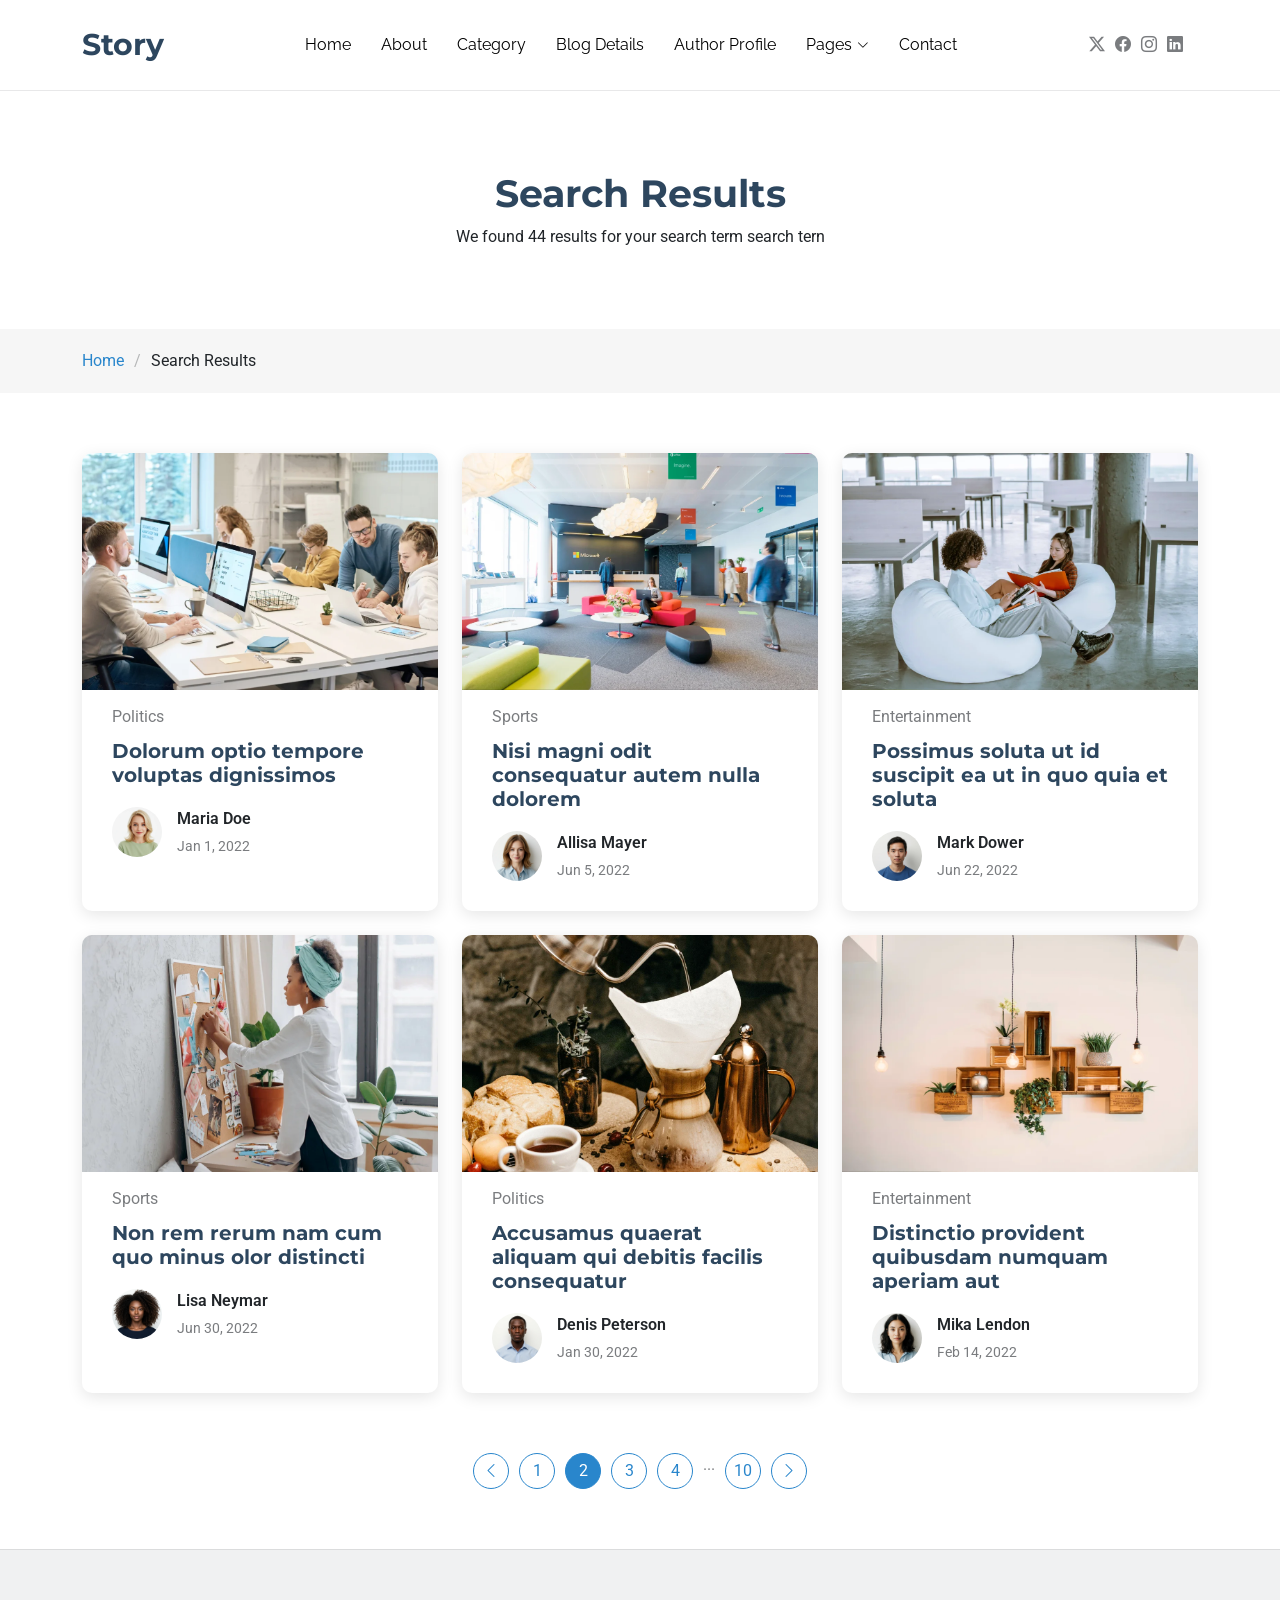
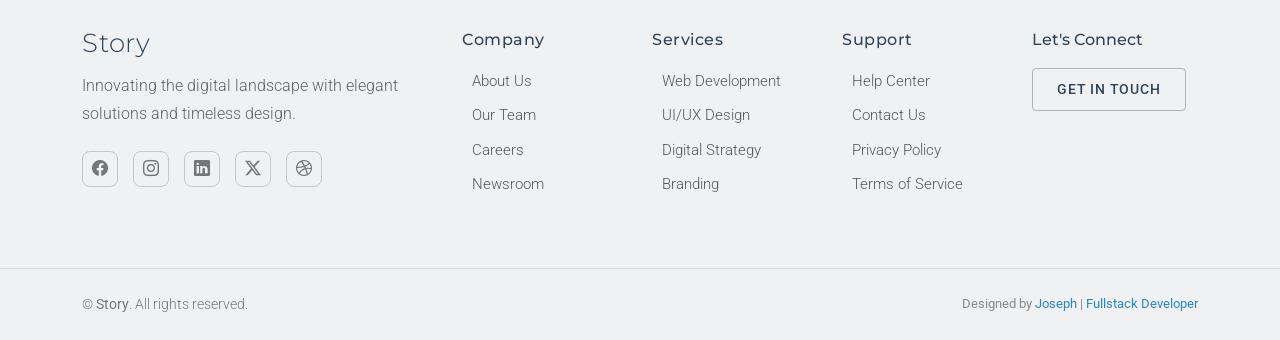
<file: search-results.html>
<!DOCTYPE html>
<html lang="en">

<head>
  <meta charset="utf-8">
  <meta content="width=device-width, initial-scale=1.0" name="viewport">
  <title>Search Results - Story Bootstrap Template</title>
  <meta name="description" content="">
  <meta name="keywords" content="">

  <!-- Favicons -->
  <link href="assets/img/favicon.png" rel="icon">
  <link href="assets/img/apple-touch-icon.png" rel="apple-touch-icon">

  <!-- Fonts -->
  <link href="https://fonts.googleapis.com" rel="preconnect">
  <link href="https://fonts.gstatic.com" rel="preconnect" crossorigin>
  <link href="https://fonts.googleapis.com/css2?family=Roboto:ital,wght@0,100;0,300;0,400;0,500;0,700;0,900;1,100;1,300;1,400;1,500;1,700;1,900&family=Montserrat:ital,wght@0,100;0,200;0,300;0,400;0,500;0,600;0,700;0,800;0,900;1,100;1,200;1,300;1,400;1,500;1,600;1,700;1,800;1,900&family=Raleway:ital,wght@0,100;0,200;0,300;0,400;0,500;0,600;0,700;0,800;0,900;1,100;1,200;1,300;1,400;1,500;1,600;1,700;1,800;1,900&display=swap" rel="stylesheet">

  <!-- Vendor CSS Files -->
  <link href="assets/vendor/bootstrap/css/bootstrap.min.css" rel="stylesheet">
  <link href="assets/vendor/bootstrap-icons/bootstrap-icons.css" rel="stylesheet">
  <link href="assets/vendor/aos/aos.css" rel="stylesheet">
  <link href="assets/vendor/swiper/swiper-bundle.min.css" rel="stylesheet">

  <!-- Main CSS File -->
  <link href="assets/css/main.css" rel="stylesheet">

  <!-- =======================================================
  * Template Name: Story
  * Template URL: https://bootstrapmade.com/story-bootstrap-blog-template/
  * Updated: Aug 11 2025 with Bootstrap v5.3.7
  * Author: BootstrapMade.com
  * License: https://bootstrapmade.com/license/
  ======================================================== -->
</head>

<body class="search-results-page">

  <header id="header" class="header d-flex align-items-center position-relative">
    <div class="container position-relative d-flex align-items-center justify-content-between">

      <a href="index.html" class="logo d-flex align-items-center me-auto me-xl-0">
        <!-- Uncomment the line below if you also wish to use an image logo -->
        <!-- <img src="assets/img/logo.webp" alt=""> -->
        <h1 class="sitename">Story</h1>
      </a>

      <nav id="navmenu" class="navmenu">
        <ul>
          <li><a href="index.html">Home</a></li>
          <li><a href="about.html">About</a></li>
          <li><a href="category.html">Category</a></li>
          <li><a href="blog-details.html">Blog Details</a></li>
          <li><a href="author-profile.html">Author Profile</a></li>
          <li class="dropdown"><a href="#"><span>Pages</span> <i class="bi bi-chevron-down toggle-dropdown"></i></a>
            <ul>
              <li><a href="about.html">About</a></li>
              <li><a href="category.html">Category</a></li>
              <li><a href="blog-details.html">Blog Details</a></li>
              <li><a href="author-profile.html">Author Profile</a></li>
              <li><a href="search-results.html" class="active">Search Results</a></li>
              <li><a href="404.html">404 Not Found Page</a></li>

              <li class="dropdown"><a href="#"><span>Deep Dropdown</span> <i class="bi bi-chevron-down toggle-dropdown"></i></a>
                <ul>
                  <li><a href="#">Deep Dropdown 1</a></li>
                  <li><a href="#">Deep Dropdown 2</a></li>
                  <li><a href="#">Deep Dropdown 3</a></li>
                  <li><a href="#">Deep Dropdown 4</a></li>
                  <li><a href="#">Deep Dropdown 5</a></li>
                </ul>
              </li>
            </ul>
          </li>
          <li><a href="contact.html">Contact</a></li>
        </ul>
        <i class="mobile-nav-toggle d-xl-none bi bi-list"></i>
      </nav>

      <div class="header-social-links">
        <a href="#" class="twitter"><i class="bi bi-twitter-x"></i></a>
        <a href="#" class="facebook"><i class="bi bi-facebook"></i></a>
        <a href="#" class="instagram"><i class="bi bi-instagram"></i></a>
        <a href="#" class="linkedin"><i class="bi bi-linkedin"></i></a>
      </div>

    </div>
  </header>

  <main class="main">

    <!-- Page Title -->
    <div class="page-title">
      <div class="heading">
        <div class="container">
          <div class="row d-flex justify-content-center text-center">
            <div class="col-lg-8">
              <h1 class="heading-title">Search Results</h1>
              <p class="mb-0">We found 44 results for your search term search tern</p>
            </div>
          </div>
        </div>
      </div>
      <nav class="breadcrumbs">
        <div class="container">
          <ol>
            <li><a href="index.html">Home</a></li>
            <li class="current">Search Results</li>
          </ol>
        </div>
      </nav>
    </div><!-- End Page Title -->

    <!-- Search Results Posts Section -->
    <section id="search-results-posts" class="search-results-posts section">

      <div class="container" data-aos="fade-up" data-aos-delay="100">
        <div class="row gy-4">

          <div class="col-lg-4">
            <article>

              <div class="post-img">
                <img src="assets/img/blog/blog-post-1.webp" alt="" class="img-fluid">
              </div>

              <p class="post-category">Politics</p>

              <h2 class="title">
                <a href="blog-details.html">Dolorum optio tempore voluptas dignissimos</a>
              </h2>

              <div class="d-flex align-items-center">
                <img src="assets/img/person/person-f-12.webp" alt="" class="img-fluid post-author-img flex-shrink-0">
                <div class="post-meta">
                  <p class="post-author">Maria Doe</p>
                  <p class="post-date">
                    <time datetime="2022-01-01">Jan 1, 2022</time>
                  </p>
                </div>
              </div>

            </article>
          </div><!-- End post list item -->

          <div class="col-lg-4">
            <article>

              <div class="post-img">
                <img src="assets/img/blog/blog-post-2.webp" alt="" class="img-fluid">
              </div>

              <p class="post-category">Sports</p>

              <h2 class="title">
                <a href="blog-details.html">Nisi magni odit consequatur autem nulla dolorem</a>
              </h2>

              <div class="d-flex align-items-center">
                <img src="assets/img/person/person-f-13.webp" alt="" class="img-fluid post-author-img flex-shrink-0">
                <div class="post-meta">
                  <p class="post-author">Allisa Mayer</p>
                  <p class="post-date">
                    <time datetime="2022-01-01">Jun 5, 2022</time>
                  </p>
                </div>
              </div>

            </article>
          </div><!-- End post list item -->

          <div class="col-lg-4">
            <article>

              <div class="post-img">
                <img src="assets/img/blog/blog-post-3.webp" alt="" class="img-fluid">
              </div>

              <p class="post-category">Entertainment</p>

              <h2 class="title">
                <a href="blog-details.html">Possimus soluta ut id suscipit ea ut in quo quia et soluta</a>
              </h2>

              <div class="d-flex align-items-center">
                <img src="assets/img/person/person-m-10.webp" alt="" class="img-fluid post-author-img flex-shrink-0">
                <div class="post-meta">
                  <p class="post-author">Mark Dower</p>
                  <p class="post-date">
                    <time datetime="2022-01-01">Jun 22, 2022</time>
                  </p>
                </div>
              </div>

            </article>
          </div><!-- End post list item -->

          <div class="col-lg-4">
            <article>

              <div class="post-img">
                <img src="assets/img/blog/blog-post-4.webp" alt="" class="img-fluid">
              </div>

              <p class="post-category">Sports</p>

              <h2 class="title">
                <a href="blog-details.html">Non rem rerum nam cum quo minus olor distincti</a>
              </h2>

              <div class="d-flex align-items-center">
                <img src="assets/img/person/person-f-14.webp" alt="" class="img-fluid post-author-img flex-shrink-0">
                <div class="post-meta">
                  <p class="post-author">Lisa Neymar</p>
                  <p class="post-date">
                    <time datetime="2022-01-01">Jun 30, 2022</time>
                  </p>
                </div>
              </div>

            </article>
          </div><!-- End post list item -->

          <div class="col-lg-4">
            <article>

              <div class="post-img">
                <img src="assets/img/blog/blog-post-5.webp" alt="" class="img-fluid">
              </div>

              <p class="post-category">Politics</p>

              <h2 class="title">
                <a href="blog-details.html">Accusamus quaerat aliquam qui debitis facilis consequatur</a>
              </h2>

              <div class="d-flex align-items-center">
                <img src="assets/img/person/person-m-11.webp" alt="" class="img-fluid post-author-img flex-shrink-0">
                <div class="post-meta">
                  <p class="post-author">Denis Peterson</p>
                  <p class="post-date">
                    <time datetime="2022-01-01">Jan 30, 2022</time>
                  </p>
                </div>
              </div>

            </article>
          </div><!-- End post list item -->

          <div class="col-lg-4">
            <article>

              <div class="post-img">
                <img src="assets/img/blog/blog-post-6.webp" alt="" class="img-fluid">
              </div>

              <p class="post-category">Entertainment</p>

              <h2 class="title">
                <a href="blog-details.html">Distinctio provident quibusdam numquam aperiam aut</a>
              </h2>

              <div class="d-flex align-items-center">
                <img src="assets/img/person/person-f-15.webp" alt="" class="img-fluid post-author-img flex-shrink-0">
                <div class="post-meta">
                  <p class="post-author">Mika Lendon</p>
                  <p class="post-date">
                    <time datetime="2022-01-01">Feb 14, 2022</time>
                  </p>
                </div>
              </div>

            </article>
          </div><!-- End post list item -->

        </div>
      </div>

    </section><!-- /Search Results Posts Section -->

    <!-- Pagination 3 Section -->
    <section id="pagination-3" class="pagination-3 section">

      <div class="container">
        <div class="d-flex justify-content-center">
          <ul>
            <li><a href="#"><i class="bi bi-chevron-left"></i></a></li>
            <li><a href="#">1</a></li>
            <li><a href="#" class="active">2</a></li>
            <li><a href="#">3</a></li>
            <li><a href="#">4</a></li>
            <li>...</li>
            <li><a href="#">10</a></li>
            <li><a href="#"><i class="bi bi-chevron-right"></i></a></li>
          </ul>
        </div>
      </div>

    </section><!-- /Pagination 3 Section -->

  </main>

  <footer id="footer" class="footer position-relative light-background">

    <div class="container">
      <div class="row gy-5">

        <div class="col-lg-4">
          <div class="footer-brand">
            <a href="index.html" class="logo d-flex align-items-center mb-3">
              <span class="sitename">Story</span>
            </a>
            <p class="tagline">Innovating the digital landscape with elegant solutions and timeless design.</p>

            <div class="social-links mt-4">
              <a href="#" aria-label="Facebook"><i class="bi bi-facebook"></i></a>
              <a href="#" aria-label="Instagram"><i class="bi bi-instagram"></i></a>
              <a href="#" aria-label="LinkedIn"><i class="bi bi-linkedin"></i></a>
              <a href="#" aria-label="Twitter"><i class="bi bi-twitter-x"></i></a>
              <a href="#" aria-label="Dribbble"><i class="bi bi-dribbble"></i></a>
            </div>
          </div>
        </div>

        <div class="col-lg-6">
          <div class="footer-links-grid">
            <div class="row">
              <div class="col-6 col-md-4">
                <h5>Company</h5>
                <ul class="list-unstyled">
                  <li><a href="#">About Us</a></li>
                  <li><a href="#">Our Team</a></li>
                  <li><a href="#">Careers</a></li>
                  <li><a href="#">Newsroom</a></li>
                </ul>
              </div>
              <div class="col-6 col-md-4">
                <h5>Services</h5>
                <ul class="list-unstyled">
                  <li><a href="#">Web Development</a></li>
                  <li><a href="#">UI/UX Design</a></li>
                  <li><a href="#">Digital Strategy</a></li>
                  <li><a href="#">Branding</a></li>
                </ul>
              </div>
              <div class="col-6 col-md-4">
                <h5>Support</h5>
                <ul class="list-unstyled">
                  <li><a href="#">Help Center</a></li>
                  <li><a href="#">Contact Us</a></li>
                  <li><a href="#">Privacy Policy</a></li>
                  <li><a href="#">Terms of Service</a></li>
                </ul>
              </div>
            </div>
          </div>
        </div>

        <div class="col-lg-2">
          <div class="footer-cta">
            <h5>Let's Connect</h5>
            <a href="contact.html" class="btn btn-outline">Get in Touch</a>
          </div>
        </div>

      </div>
    </div>

    <div class="footer-bottom">
      <div class="container">
        <div class="row">
          <div class="col-12">
            <div class="footer-bottom-content">
              <p class="mb-0">&copy; <strong>Story</strong>. All rights reserved.</p>
              <div class="credits">
                Designed by <a href="h#">Joseph</a> | <a href="#">Fullstack Developer</a>
              </div>
            </div>
          </div>
        </div>
      </div>
    </div>

  </footer>

  <!-- Scroll Top -->
  <a href="#" id="scroll-top" class="scroll-top d-flex align-items-center justify-content-center"><i class="bi bi-arrow-up-short"></i></a>

  <!-- Preloader -->
  <div id="preloader"></div>

  <!-- Vendor JS Files -->
  <script src="assets/vendor/bootstrap/js/bootstrap.bundle.min.js"></script>
  <script src="assets/vendor/php-email-form/validate.js"></script>
  <script src="assets/vendor/aos/aos.js"></script>
  <script src="assets/vendor/swiper/swiper-bundle.min.js"></script>
  <script src="assets/vendor/purecounter/purecounter_vanilla.js"></script>

  <!-- Main JS File -->
  <script src="assets/js/main.js"></script>

</body>

</html>
</file>
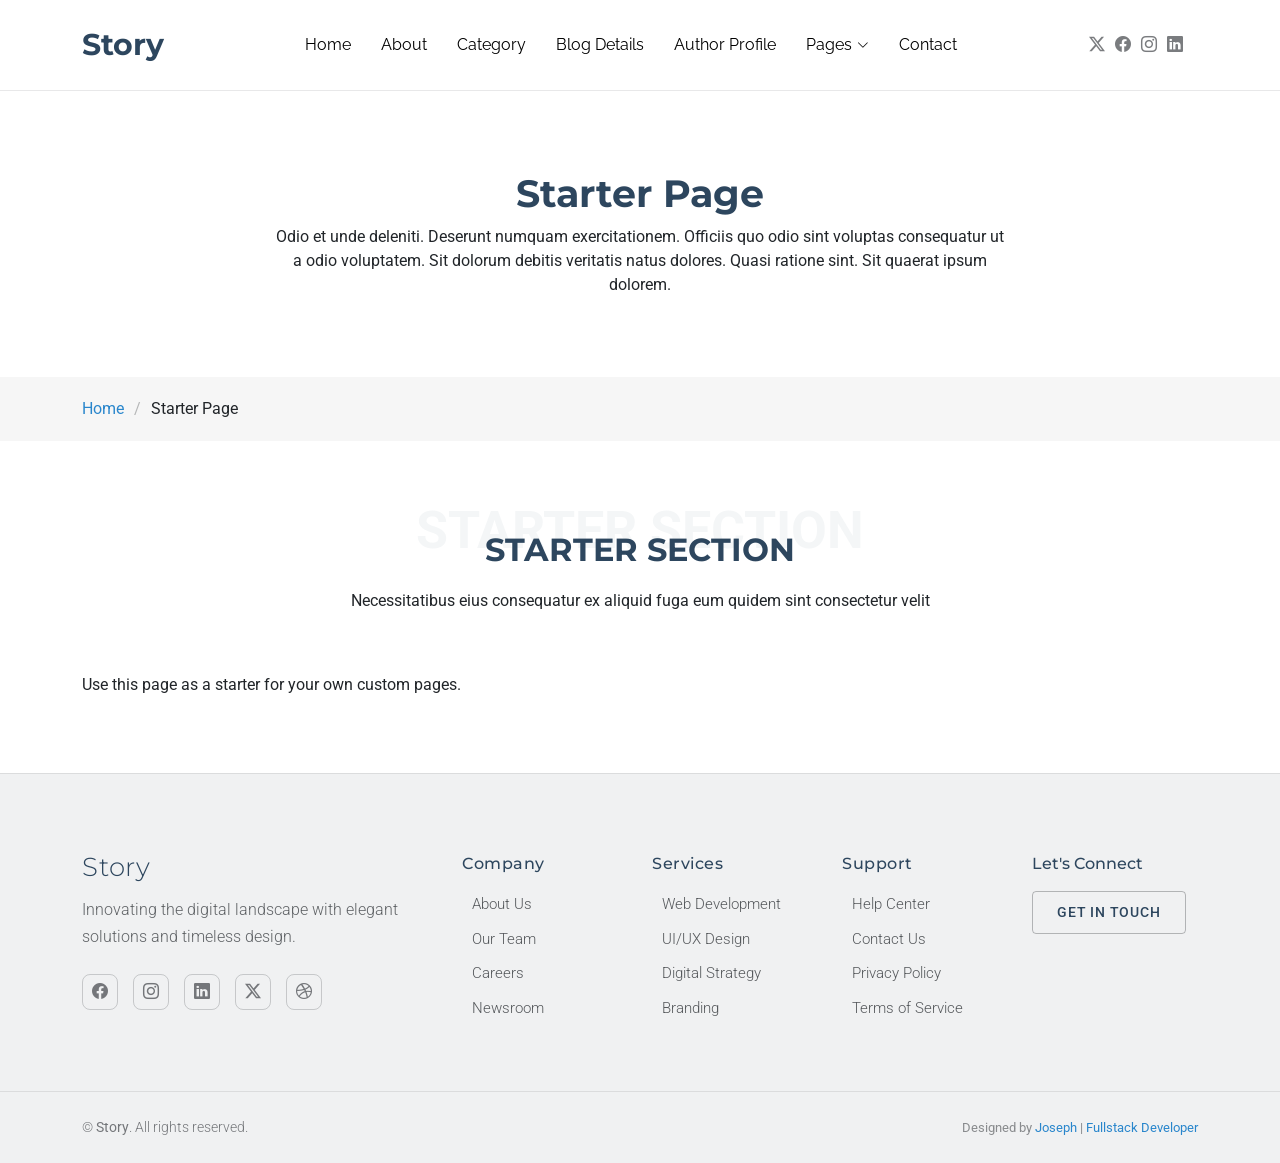
<file: starter-page.html>
<!DOCTYPE html>
<html lang="en">

<head>
  <meta charset="utf-8">
  <meta content="width=device-width, initial-scale=1.0" name="viewport">
  <title>Starter Page - Story Bootstrap Template</title>
  <meta name="description" content="">
  <meta name="keywords" content="">

  <!-- Favicons -->
  <link href="assets/img/favicon.png" rel="icon">
  <link href="assets/img/apple-touch-icon.png" rel="apple-touch-icon">

  <!-- Fonts -->
  <link href="https://fonts.googleapis.com" rel="preconnect">
  <link href="https://fonts.gstatic.com" rel="preconnect" crossorigin>
  <link href="https://fonts.googleapis.com/css2?family=Roboto:ital,wght@0,100;0,300;0,400;0,500;0,700;0,900;1,100;1,300;1,400;1,500;1,700;1,900&family=Montserrat:ital,wght@0,100;0,200;0,300;0,400;0,500;0,600;0,700;0,800;0,900;1,100;1,200;1,300;1,400;1,500;1,600;1,700;1,800;1,900&family=Raleway:ital,wght@0,100;0,200;0,300;0,400;0,500;0,600;0,700;0,800;0,900;1,100;1,200;1,300;1,400;1,500;1,600;1,700;1,800;1,900&display=swap" rel="stylesheet">

  <!-- Vendor CSS Files -->
  <link href="assets/vendor/bootstrap/css/bootstrap.min.css" rel="stylesheet">
  <link href="assets/vendor/bootstrap-icons/bootstrap-icons.css" rel="stylesheet">
  <link href="assets/vendor/aos/aos.css" rel="stylesheet">
  <link href="assets/vendor/swiper/swiper-bundle.min.css" rel="stylesheet">

  <!-- Main CSS File -->
  <link href="assets/css/main.css" rel="stylesheet">

  <!-- =======================================================
  * Template Name: Story
  * Template URL: https://bootstrapmade.com/story-bootstrap-blog-template/
  * Updated: Aug 11 2025 with Bootstrap v5.3.7
  * Author: BootstrapMade.com
  * License: https://bootstrapmade.com/license/
  ======================================================== -->
</head>

<body class="starter-page-page">

  <header id="header" class="header d-flex align-items-center position-relative">
    <div class="container position-relative d-flex align-items-center justify-content-between">

      <a href="index.html" class="logo d-flex align-items-center me-auto me-xl-0">
        <!-- Uncomment the line below if you also wish to use an image logo -->
        <!-- <img src="assets/img/logo.webp" alt=""> -->
        <h1 class="sitename">Story</h1>
      </a>

      <nav id="navmenu" class="navmenu">
        <ul>
          <li><a href="index.html">Home</a></li>
          <li><a href="about.html">About</a></li>
          <li><a href="category.html">Category</a></li>
          <li><a href="blog-details.html">Blog Details</a></li>
          <li><a href="author-profile.html">Author Profile</a></li>
          <li class="dropdown"><a href="#"><span>Pages</span> <i class="bi bi-chevron-down toggle-dropdown"></i></a>
            <ul>
              <li><a href="about.html">About</a></li>
              <li><a href="category.html">Category</a></li>
              <li><a href="blog-details.html">Blog Details</a></li>
              <li><a href="author-profile.html">Author Profile</a></li>
              <li><a href="search-results.html">Search Results</a></li>
              <li><a href="404.html">404 Not Found Page</a></li>

              <li class="dropdown"><a href="#"><span>Deep Dropdown</span> <i class="bi bi-chevron-down toggle-dropdown"></i></a>
                <ul>
                  <li><a href="#">Deep Dropdown 1</a></li>
                  <li><a href="#">Deep Dropdown 2</a></li>
                  <li><a href="#">Deep Dropdown 3</a></li>
                  <li><a href="#">Deep Dropdown 4</a></li>
                  <li><a href="#">Deep Dropdown 5</a></li>
                </ul>
              </li>
            </ul>
          </li>
          <li><a href="contact.html">Contact</a></li>
        </ul>
        <i class="mobile-nav-toggle d-xl-none bi bi-list"></i>
      </nav>

      <div class="header-social-links">
        <a href="#" class="twitter"><i class="bi bi-twitter-x"></i></a>
        <a href="#" class="facebook"><i class="bi bi-facebook"></i></a>
        <a href="#" class="instagram"><i class="bi bi-instagram"></i></a>
        <a href="#" class="linkedin"><i class="bi bi-linkedin"></i></a>
      </div>

    </div>
  </header>

  <main class="main">

    <!-- Page Title -->
    <div class="page-title">
      <div class="heading">
        <div class="container">
          <div class="row d-flex justify-content-center text-center">
            <div class="col-lg-8">
              <h1 class="heading-title">Starter Page</h1>
              <p class="mb-0">
                Odio et unde deleniti. Deserunt numquam exercitationem. Officiis quo
                odio sint voluptas consequatur ut a odio voluptatem. Sit dolorum
                debitis veritatis natus dolores. Quasi ratione sint. Sit quaerat
                ipsum dolorem.
              </p>
            </div>
          </div>
        </div>
      </div>
      <nav class="breadcrumbs">
        <div class="container">
          <ol>
            <li><a href="index.html">Home</a></li>
            <li class="current">Starter Page</li>
          </ol>
        </div>
      </nav>
    </div><!-- End Page Title -->

    <!-- Starter Section Section -->
    <section id="starter-section" class="starter-section section">

      <!-- Section Title -->
      <div class="container section-title" data-aos="fade-up">
        <span class="description-title">Starter Section</span>
        <h2>Starter Section</h2>
        <p>Necessitatibus eius consequatur ex aliquid fuga eum quidem sint consectetur velit</p>
      </div><!-- End Section Title -->

      <div class="container" data-aos="fade-up">
        <p>Use this page as a starter for your own custom pages.</p>
      </div>

    </section><!-- /Starter Section Section -->

  </main>

  <footer id="footer" class="footer position-relative light-background">

    <div class="container">
      <div class="row gy-5">

        <div class="col-lg-4">
          <div class="footer-brand">
            <a href="index.html" class="logo d-flex align-items-center mb-3">
              <span class="sitename">Story</span>
            </a>
            <p class="tagline">Innovating the digital landscape with elegant solutions and timeless design.</p>

            <div class="social-links mt-4">
              <a href="#" aria-label="Facebook"><i class="bi bi-facebook"></i></a>
              <a href="#" aria-label="Instagram"><i class="bi bi-instagram"></i></a>
              <a href="#" aria-label="LinkedIn"><i class="bi bi-linkedin"></i></a>
              <a href="#" aria-label="Twitter"><i class="bi bi-twitter-x"></i></a>
              <a href="#" aria-label="Dribbble"><i class="bi bi-dribbble"></i></a>
            </div>
          </div>
        </div>

        <div class="col-lg-6">
          <div class="footer-links-grid">
            <div class="row">
              <div class="col-6 col-md-4">
                <h5>Company</h5>
                <ul class="list-unstyled">
                  <li><a href="#">About Us</a></li>
                  <li><a href="#">Our Team</a></li>
                  <li><a href="#">Careers</a></li>
                  <li><a href="#">Newsroom</a></li>
                </ul>
              </div>
              <div class="col-6 col-md-4">
                <h5>Services</h5>
                <ul class="list-unstyled">
                  <li><a href="#">Web Development</a></li>
                  <li><a href="#">UI/UX Design</a></li>
                  <li><a href="#">Digital Strategy</a></li>
                  <li><a href="#">Branding</a></li>
                </ul>
              </div>
              <div class="col-6 col-md-4">
                <h5>Support</h5>
                <ul class="list-unstyled">
                  <li><a href="#">Help Center</a></li>
                  <li><a href="#">Contact Us</a></li>
                  <li><a href="#">Privacy Policy</a></li>
                  <li><a href="#">Terms of Service</a></li>
                </ul>
              </div>
            </div>
          </div>
        </div>

        <div class="col-lg-2">
          <div class="footer-cta">
            <h5>Let's Connect</h5>
            <a href="contact.html" class="btn btn-outline">Get in Touch</a>
          </div>
        </div>

      </div>
    </div>

    <div class="footer-bottom">
      <div class="container">
        <div class="row">
          <div class="col-12">
            <div class="footer-bottom-content">
              <p class="mb-0">&copy; <strong>Story</strong>. All rights reserved.</p>
              <div class="credits">
                Designed by <a href="h#">Joseph</a> | <a href="#">Fullstack Developer</a>
              </div>
            </div>
          </div>
        </div>
      </div>
    </div>

  </footer>

  <!-- Scroll Top -->
  <a href="#" id="scroll-top" class="scroll-top d-flex align-items-center justify-content-center"><i class="bi bi-arrow-up-short"></i></a>

  <!-- Preloader -->
  <div id="preloader"></div>

  <!-- Vendor JS Files -->
  <script src="assets/vendor/bootstrap/js/bootstrap.bundle.min.js"></script>
  <script src="assets/vendor/php-email-form/validate.js"></script>
  <script src="assets/vendor/aos/aos.js"></script>
  <script src="assets/vendor/swiper/swiper-bundle.min.js"></script>
  <script src="assets/vendor/purecounter/purecounter_vanilla.js"></script>

  <!-- Main JS File -->
  <script src="assets/js/main.js"></script>

</body>

</html>
</file>
<file: assets/css/main.css>
@charset "UTF-8";

/*--------------------------------------------------------------
# Font & Color Variables
# Help: https://bootstrapmade.com/color-system/
--------------------------------------------------------------*/
/* Fonts */
:root {
  --default-font: "Roboto",  system-ui, -apple-system, "Segoe UI", Roboto, "Helvetica Neue", Arial, "Noto Sans", "Liberation Sans", sans-serif, "Apple Color Emoji", "Segoe UI Emoji", "Segoe UI Symbol", "Noto Color Emoji";
  --heading-font: "Montserrat",  sans-serif;
  --nav-font: "Raleway",  sans-serif;
}

/* Global Colors - The following color variables are used throughout the website. Updating them here will change the color scheme of the entire website */
:root { 
  --background-color: #ffffff; /* Background color for the entire website, including individual sections */
  --default-color: #212529; /* Default color used for the majority of the text content across the entire website */
  --heading-color: #2d465e; /* Color for headings, subheadings and title throughout the website */
  --accent-color: #2986cc; /* Accent color that represents your brand on the website. It's used for buttons, links, and other elements that need to stand out */
  --surface-color: #ffffff; /* The surface color is used as a background of boxed elements within sections, such as cards, icon boxes, or other elements that require a visual separation from the global background. */
  --contrast-color: #ffffff; /* Contrast color for text, ensuring readability against backgrounds of accent, heading, or default colors. */
}

/* Nav Menu Colors - The following color variables are used specifically for the navigation menu. They are separate from the global colors to allow for more customization options */
:root {
  --nav-color: #000000;  /* The default color of the main navmenu links */
  --nav-hover-color: #2986cc; /* Applied to main navmenu links when they are hovered over or active */
  --nav-mobile-background-color: #ffffff; /* Used as the background color for mobile navigation menu */
  --nav-dropdown-background-color: #ffffff; /* Used as the background color for dropdown items that appear when hovering over primary navigation items */
  --nav-dropdown-color: #212529; /* Used for navigation links of the dropdown items in the navigation menu. */
  --nav-dropdown-hover-color: #2986cc; /* Similar to --nav-hover-color, this color is applied to dropdown navigation links when they are hovered over. */
}

/* Color Presets - These classes override global colors when applied to any section or element, providing reuse of the sam color scheme. */

.light-background {
  --background-color: #f0f1f2;
  --surface-color: #ffffff;
}

.dark-background {
  --background-color: #060606;
  --default-color: #ffffff;
  --heading-color: #ffffff;
  --surface-color: #252525;
  --contrast-color: #ffffff;
}

/* Smooth scroll */
:root {
  scroll-behavior: smooth;
}

/*--------------------------------------------------------------
# General Styling & Shared Classes
--------------------------------------------------------------*/
body {
  color: var(--default-color);
  background-color: var(--background-color);
  font-family: var(--default-font);
}

a {
  color: var(--accent-color);
  text-decoration: none;
  transition: 0.3s;
}

a:hover {
  color: color-mix(in srgb, var(--accent-color), transparent 25%);
  text-decoration: none;
}

h1,
h2,
h3,
h4,
h5,
h6 {
  color: var(--heading-color);
  font-family: var(--heading-font);
}

/* PHP Email Form Messages
------------------------------*/
.php-email-form .error-message {
  display: none;
  background: #df1529;
  color: #ffffff;
  text-align: left;
  padding: 15px;
  margin-bottom: 24px;
  font-weight: 600;
}

.php-email-form .sent-message {
  display: none;
  color: #ffffff;
  background: #059652;
  text-align: center;
  padding: 15px;
  margin-bottom: 24px;
  font-weight: 600;
}

.php-email-form .loading {
  display: none;
  background: var(--surface-color);
  text-align: center;
  padding: 15px;
  margin-bottom: 24px;
}

.php-email-form .loading:before {
  content: "";
  display: inline-block;
  border-radius: 50%;
  width: 24px;
  height: 24px;
  margin: 0 10px -6px 0;
  border: 3px solid var(--accent-color);
  border-top-color: var(--surface-color);
  animation: php-email-form-loading 1s linear infinite;
}

@keyframes php-email-form-loading {
  0% {
    transform: rotate(0deg);
  }

  100% {
    transform: rotate(360deg);
  }
}

/*--------------------------------------------------------------
# Global Header
--------------------------------------------------------------*/
.header {
  color: var(--default-color);
  background-color: var(--background-color);
  padding: 15px 0;
  transition: all 0.5s;
  z-index: 997;
}

.header .logo {
  line-height: 1;
}

.header .logo img {
  max-height: 36px;
  margin-right: 8px;
}

.header .logo h1 {
  font-size: 30px;
  margin: 0;
  font-weight: 700;
  color: var(--heading-color);
}

.header .header-social-links {
  padding-right: 15px;
}

.header .header-social-links a {
  color: color-mix(in srgb, var(--default-color), transparent 40%);
  padding-left: 6px;
  display: inline-block;
  transition: 0.3s;
  font-size: 16px;
}

.header .header-social-links a:hover {
  color: var(--accent-color);
}

.header .header-social-links a i {
  line-height: 0px;
}

@media (max-width: 1200px) {
  .header .logo {
    order: 1;
  }

  .header .header-social-links {
    order: 2;
  }

  .header .navmenu {
    order: 3;
  }
}

.scrolled .header {
  box-shadow: 0px 0 18px rgba(0, 0, 0, 0.1);
}

/*--------------------------------------------------------------
# Navigation Menu
--------------------------------------------------------------*/
/* Navmenu - Desktop */
@media (min-width: 1200px) {
  .navmenu {
    padding: 0;
  }

  .navmenu ul {
    margin: 0;
    padding: 0;
    display: flex;
    list-style: none;
    align-items: center;
  }

  .navmenu li {
    position: relative;
  }

  .navmenu a,
  .navmenu a:focus {
    color: var(--nav-color);
    padding: 18px 15px;
    font-size: 16px;
    font-family: var(--nav-font);
    font-weight: 400;
    display: flex;
    align-items: center;
    justify-content: space-between;
    white-space: nowrap;
    transition: 0.3s;
  }

  .navmenu a i,
  .navmenu a:focus i {
    font-size: 12px;
    line-height: 0;
    margin-left: 5px;
    transition: 0.3s;
  }

  .navmenu li:last-child a {
    padding-right: 0;
  }

  .navmenu li:hover>a,
  .navmenu .active,
  .navmenu .active:focus {
    color: var(--nav-hover-color);
  }

  .navmenu .dropdown ul {
    margin: 0;
    padding: 10px 0;
    background: var(--nav-dropdown-background-color);
    display: block;
    position: absolute;
    visibility: hidden;
    left: 14px;
    top: 130%;
    opacity: 0;
    transition: 0.3s;
    border-radius: 4px;
    z-index: 99;
    box-shadow: 0px 0px 30px rgba(0, 0, 0, 0.1);
  }

  .navmenu .dropdown ul li {
    min-width: 200px;
  }

  .navmenu .dropdown ul a {
    padding: 10px 20px;
    font-size: 15px;
    text-transform: none;
    color: var(--nav-dropdown-color);
  }

  .navmenu .dropdown ul a i {
    font-size: 12px;
  }

  .navmenu .dropdown ul a:hover,
  .navmenu .dropdown ul .active:hover,
  .navmenu .dropdown ul li:hover>a {
    color: var(--nav-dropdown-hover-color);
  }

  .navmenu .dropdown:hover>ul {
    opacity: 1;
    top: 100%;
    visibility: visible;
  }

  .navmenu .dropdown .dropdown ul {
    top: 0;
    left: -90%;
    visibility: hidden;
  }

  .navmenu .dropdown .dropdown:hover>ul {
    opacity: 1;
    top: 0;
    left: -100%;
    visibility: visible;
  }
}

/* Navmenu - Mobile */
@media (max-width: 1199px) {
  .mobile-nav-toggle {
    background-color: color-mix(in srgb, var(--default-color) 10%, white 15%);
    color: var(--nav-color);
    font-size: 24px;
    line-height: 0;
    margin-right: 10px;
    cursor: pointer;
    padding: 5px;
    border-radius: 4px;
    transition: color 0.2s;
  }

  .mobile-nav-toggle:hover {
    background-color: var(--accent-color);
    color: var(--contrast-color);
  }

  .navmenu {
    padding: 0;
    z-index: 9997;
  }

  .navmenu ul {
    display: none;
    list-style: none;
    position: absolute;
    inset: 60px 20px 20px 20px;
    padding: 10px 0;
    margin: 0;
    border-radius: 6px;
    background-color: var(--nav-mobile-background-color);
    overflow-y: auto;
    transition: 0.3s;
    z-index: 9998;
    box-shadow: 0px 0px 30px rgba(0, 0, 0, 0.1);
  }

  .navmenu a,
  .navmenu a:focus {
    color: var(--nav-dropdown-color);
    padding: 10px 20px;
    font-family: var(--nav-font);
    font-size: 17px;
    font-weight: 500;
    display: flex;
    align-items: center;
    justify-content: space-between;
    white-space: nowrap;
    transition: 0.3s;
  }

  .navmenu a i,
  .navmenu a:focus i {
    font-size: 12px;
    line-height: 0;
    margin-left: 5px;
    width: 30px;
    height: 30px;
    display: flex;
    align-items: center;
    justify-content: center;
    border-radius: 50%;
    transition: 0.3s;
    background-color: color-mix(in srgb, var(--accent-color), transparent 90%);
  }

  .navmenu a i:hover,
  .navmenu a:focus i:hover {
    background-color: var(--accent-color);
    color: var(--contrast-color);
  }

  .navmenu a:hover,
  .navmenu .active,
  .navmenu .active:focus {
    color: var(--nav-dropdown-hover-color);
  }

  .navmenu .active i,
  .navmenu .active:focus i {
    background-color: var(--accent-color);
    color: var(--contrast-color);
    transform: rotate(180deg);
  }

  .navmenu .dropdown ul {
    position: static;
    display: none;
    z-index: 99;
    padding: 10px 0;
    margin: 10px 20px;
    background-color: var(--nav-dropdown-background-color);
    border: 1px solid color-mix(in srgb, var(--default-color), transparent 90%);
    box-shadow: none;
    transition: all 0.5s ease-in-out;
  }

  .navmenu .dropdown ul ul {
    background-color: rgba(33, 37, 41, 0.1);
  }

  .navmenu .dropdown>.dropdown-active {
    display: block;
    background-color: rgba(33, 37, 41, 0.03);
  }

  .mobile-nav-active {
    overflow: hidden;
  }

  .mobile-nav-active .mobile-nav-toggle {
    color: #fff;
    position: absolute;
    font-size: 32px;
    top: 15px;
    right: 15px;
    margin-right: 0;
    z-index: 9999;
  }

  .mobile-nav-active .navmenu {
    position: fixed;
    overflow: hidden;
    inset: 0;
    background: rgba(33, 37, 41, 0.8);
    transition: 0.3s;
  }

  .mobile-nav-active .navmenu>ul {
    display: block;
  }
}

/*--------------------------------------------------------------
# Global Footer
--------------------------------------------------------------*/
.footer {
  color: var(--default-color);
  background: var(--background-color);
  font-size: 15px;
  padding: 80px 0 0;
  position: relative;
  border-top: 1px solid color-mix(in srgb, var(--default-color), transparent 90%);
}

.footer .footer-brand h1,
.footer .footer-brand .logo {
  margin: 0;
  line-height: 1;
  font-weight: 300;
}

.footer .footer-brand h1 .sitename,
.footer .footer-brand .logo .sitename {
  font-family: var(--heading-font);
  font-size: 26px;
  letter-spacing: 0.8px;
  color: var(--heading-color);
}

.footer .footer-brand .tagline {
  color: color-mix(in srgb, var(--default-color), transparent 30%);
  font-size: 16px;
  line-height: 1.7;
  font-weight: 300;
  margin: 12px 0 0;
}

.footer .social-links {
  display: flex;
  gap: 15px;
  margin-top: 20px;
}

.footer .social-links a {
  display: flex;
  align-items: center;
  justify-content: center;
  width: 36px;
  height: 36px;
  border-radius: 8px;
  background-color: transparent;
  color: color-mix(in srgb, var(--default-color), transparent 40%);
  transition: all 0.3s ease;
  text-decoration: none;
  border: 1px solid color-mix(in srgb, var(--default-color), transparent 80%);
}

.footer .social-links a:hover {
  background-color: var(--accent-color);
  color: var(--contrast-color);
  transform: translateY(-3px);
  border-color: var(--accent-color);
}

.footer .social-links a i {
  font-size: 16px;
}

.footer .footer-links-grid h5 {
  color: var(--heading-color);
  font-size: 16px;
  font-weight: 500;
  margin-bottom: 20px;
  font-family: var(--heading-font);
  letter-spacing: 0.5px;
}

.footer .footer-links-grid ul {
  list-style: none;
  padding: 0;
  margin: 0;
}

.footer .footer-links-grid ul li {
  margin-bottom: 12px;
}

.footer .footer-links-grid ul li a {
  color: color-mix(in srgb, var(--default-color), transparent 25%);
  text-decoration: none;
  font-size: 15px;
  font-weight: 300;
  transition: all 0.3s ease;
  position: relative;
  padding-left: 10px;
}

.footer .footer-links-grid ul li a::before {
  content: "→";
  position: absolute;
  left: 0;
  opacity: 0;
  transition: all 0.3s ease;
  color: var(--accent-color);
}

.footer .footer-links-grid ul li a:hover {
  color: var(--accent-color);
  padding-left: 16px;
}

.footer .footer-links-grid ul li a:hover::before {
  opacity: 1;
}

.footer .footer-cta h5 {
  color: var(--heading-color);
  font-size: 16px;
  font-weight: 500;
  margin-bottom: 18px;
  font-family: var(--heading-font);
}

.footer .footer-cta .btn-outline {
  background: transparent;
  color: var(--heading-color);
  border: 1px solid color-mix(in srgb, var(--default-color), transparent 70%);
  padding: 10px 24px;
  font-size: 14px;
  font-weight: 500;
  border-radius: 4px;
  transition: all 0.3s ease;
  text-transform: uppercase;
  letter-spacing: 0.8px;
}

.footer .footer-cta .btn-outline:hover {
  background: var(--accent-color);
  color: var(--contrast-color);
  border-color: var(--accent-color);
  transform: translateY(-2px);
}

.footer .footer-bottom {
  margin-top: 60px;
  padding: 25px 0;
  border-top: 1px solid color-mix(in srgb, var(--default-color), transparent 90%);
}

.footer .footer-bottom .footer-bottom-content {
  display: flex;
  justify-content: space-between;
  align-items: center;
}

@media (max-width: 768px) {
  .footer .footer-bottom .footer-bottom-content {
    flex-direction: column;
    gap: 15px;
    text-align: center;
  }
}

.footer .footer-bottom .footer-bottom-content p {
  margin: 0;
  color: color-mix(in srgb, var(--default-color), transparent 40%);
  font-size: 14px;
  font-weight: 300;
}

.footer .footer-bottom .footer-bottom-content p .sitename {
  color: var(--heading-color);
  font-weight: 500;
}

.footer .footer-bottom .footer-bottom-content .credits {
  font-size: 13px;
  color: color-mix(in srgb, var(--default-color), transparent 50%);
}

.footer .footer-bottom .footer-bottom-content .credits a {
  color: var(--accent-color);
  text-decoration: none;
  font-weight: 400;
}

.footer .footer-bottom .footer-bottom-content .credits a:hover {
  text-decoration: underline;
}

@media (max-width: 991px) {
  .footer .footer-links-grid {
    margin-bottom: 30px;
  }

  .footer .footer-cta {
    text-align: center;
  }
}

@media (max-width: 768px) {
  .footer {
    padding: 60px 0 0;
  }

  .footer .row {
    text-align: center;
  }

  .footer .footer-brand,
  .footer .footer-links-grid,
  .footer .footer-cta {
    margin-bottom: 40px;
  }

  .footer .footer-links-grid .col-6 {
    margin-bottom: 30px;
  }

  .footer .footer-links-grid h5 {
    text-align: left;
  }

  .footer .footer-links-grid ul {
    text-align: left;
    display: inline-block;
  }
}

/*--------------------------------------------------------------
# Preloader
--------------------------------------------------------------*/
#preloader {
  position: fixed;
  inset: 0;
  z-index: 999999;
  overflow: hidden;
  background: var(--background-color);
  transition: all 0.6s ease-out;
}

#preloader:before {
  content: "";
  position: fixed;
  top: calc(50% - 30px);
  left: calc(50% - 30px);
  border: 6px solid #ffffff;
  border-color: var(--accent-color) transparent var(--accent-color) transparent;
  border-radius: 50%;
  width: 60px;
  height: 60px;
  animation: animate-preloader 1.5s linear infinite;
}

@keyframes animate-preloader {
  0% {
    transform: rotate(0deg);
  }

  100% {
    transform: rotate(360deg);
  }
}

/*--------------------------------------------------------------
# Scroll Top Button
--------------------------------------------------------------*/
.scroll-top {
  position: fixed;
  visibility: hidden;
  opacity: 0;
  right: 15px;
  bottom: -15px;
  z-index: 99999;
  background-color: var(--accent-color);
  width: 44px;
  height: 44px;
  border-radius: 50px;
  transition: all 0.4s;
}

.scroll-top i {
  font-size: 24px;
  color: var(--contrast-color);
  line-height: 0;
}

.scroll-top:hover {
  background-color: color-mix(in srgb, var(--accent-color), transparent 20%);
  color: var(--contrast-color);
}

.scroll-top.active {
  visibility: visible;
  opacity: 1;
  bottom: 15px;
}

/*--------------------------------------------------------------
# Disable aos animation delay on mobile devices
--------------------------------------------------------------*/
@media screen and (max-width: 768px) {
  [data-aos-delay] {
    transition-delay: 0 !important;
  }
}

/*--------------------------------------------------------------
# Global Page Titles & Breadcrumbs
--------------------------------------------------------------*/
.page-title {
  color: var(--default-color);
  background-color: var(--background-color);
  position: relative;
}

.page-title .heading {
  padding: 80px 0;
  border-top: 1px solid color-mix(in srgb, var(--default-color), transparent 90%);
}

.page-title .heading h1 {
  font-size: 38px;
  font-weight: 700;
}

.page-title nav {
  background-color: color-mix(in srgb, var(--default-color), transparent 96%);
  padding: 20px 0;
}

.page-title nav ol {
  display: flex;
  flex-wrap: wrap;
  list-style: none;
  padding: 0;
  margin: 0;
  font-size: 16px;
  font-weight: 400;
}

.page-title nav ol li+li {
  padding-left: 10px;
}

.page-title nav ol li+li::before {
  content: "/";
  display: inline-block;
  padding-right: 10px;
  color: color-mix(in srgb, var(--default-color), transparent 70%);
}

/*--------------------------------------------------------------
# Global Sections
--------------------------------------------------------------*/
section,
.section {
  color: var(--default-color);
  background-color: var(--background-color);
  padding: 60px 0;
  scroll-margin-top: 90px;
  overflow: clip;
}

@media (max-width: 1199px) {

  section,
  .section {
    scroll-margin-top: 66px;
  }
}

/*--------------------------------------------------------------
# Global Section Titles
--------------------------------------------------------------*/
.section-title {
  text-align: center;
  padding: 30px 0;
  margin-bottom: 30px;
  position: relative;
}

.section-title h2 {
  font-size: 32px;
  font-weight: 700;
  text-transform: uppercase;
  margin-bottom: 20px;
  padding-bottom: 0;
  position: relative;
  z-index: 2;
}

.section-title span {
  position: absolute;
  top: 4px;
  color: color-mix(in srgb, var(--heading-color), transparent 95%);
  left: 0;
  right: 0;
  z-index: 1;
  font-weight: 700;
  font-size: 52px;
  text-transform: uppercase;
  line-height: 1;
}

.section-title p {
  margin-bottom: 0;
  position: relative;
  z-index: 2;
}

@media (max-width: 575px) {
  .section-title h2 {
    font-size: 28px;
    margin-bottom: 15px;
  }

  .section-title span {
    font-size: 38px;
  }
}

/*--------------------------------------------------------------
# Blog Hero Section
--------------------------------------------------------------*/
.blog-hero {
  padding: 0;
}

.blog-hero .blog-hero-slider {
  position: relative;
  overflow: hidden;
}

.blog-hero .blog-hero-item {
  position: relative;
  height: 80vh;
  min-height: 600px;
}

.blog-hero .blog-hero-item img {
  width: 100%;
  height: 100%;
  object-fit: cover;
}

.blog-hero .blog-hero-item::after {
  content: "";
  position: absolute;
  inset: 0;
  background: linear-gradient(0deg, rgba(0, 0, 0, 0.7) 0%, rgba(0, 0, 0, 0.4) 50%, rgba(0, 0, 0, 0.1) 100%);
}

.blog-hero .blog-hero-content {
  position: absolute;
  top: 50%;
  left: 50%;
  transform: translate(-50%, -50%);
  z-index: 2;
  padding: 60px;
  color: var(--contrast-color);
  text-align: center;
  max-width: 800px;
  width: 100%;
}

.blog-hero .blog-hero-content .category {
  display: inline-block;
  background-color: var(--accent-color);
  color: var(--contrast-color);
  padding: 6px 16px;
  border-radius: 4px;
  font-size: 14px;
  font-weight: 500;
  margin-bottom: 20px;
  text-transform: uppercase;
  letter-spacing: 1px;
}

.blog-hero .blog-hero-content h1 {
  color: var(--contrast-color);
  font-size: 48px;
  font-weight: 700;
  margin-bottom: 20px;
  line-height: 1.2;
}

@media (max-width: 991px) {
  .blog-hero .blog-hero-content h1 {
    font-size: 36px;
  }
}

@media (max-width: 767px) {
  .blog-hero .blog-hero-content h1 {
    font-size: 28px;
  }
}

.blog-hero .blog-hero-content .meta {
  margin-bottom: 30px;
  font-size: 14px;
}

.blog-hero .blog-hero-content .meta span {
  display: inline-block;
  margin-right: 20px;
  color: color-mix(in srgb, var(--contrast-color), transparent 20%);
}

.blog-hero .blog-hero-content .meta span:last-child {
  margin-right: 0;
}

.blog-hero .blog-hero-content .meta span a {
  color: var(--contrast-color);
  font-weight: 600;
}

.blog-hero .blog-hero-content .meta span a:hover {
  color: var(--accent-color);
}

@media (max-width: 767px) {
  .blog-hero .blog-hero-content .meta span {
    display: block;
    margin: 0 0 10px 0;
  }
}

.blog-hero .blog-hero-content .read-more {
  display: inline-flex;
  align-items: center;
  color: var(--contrast-color);
  font-weight: 500;
}

.blog-hero .blog-hero-content .read-more i {
  margin-left: 8px;
  transition: transform 0.3s ease;
}

.blog-hero .blog-hero-content .read-more:hover {
  color: var(--accent-color);
}

.blog-hero .blog-hero-content .read-more:hover i {
  transform: translateX(5px);
}

@media (max-width: 767px) {
  .blog-hero .blog-hero-content {
    padding: 30px;
  }
}

.blog-hero .swiper-button-prev,
.blog-hero .swiper-button-next {
  color: var(--contrast-color);
  width: 60px;
  height: 60px;
}

.blog-hero .swiper-button-prev::after,
.blog-hero .swiper-button-next::after {
  font-size: 32px;
}

.blog-hero .swiper-button-prev:hover,
.blog-hero .swiper-button-next:hover {
  color: var(--accent-color);
}

.blog-hero .swiper-wrapper {
  height: auto !important;
}

/*--------------------------------------------------------------
# Featured Posts Section
--------------------------------------------------------------*/
.featured-posts {
  padding: 80px 0;
  background: linear-gradient(135deg, var(--surface-color) 0%, color-mix(in srgb, var(--accent-color), transparent 95%) 100%);
}

.featured-posts .blog-posts-slider .swiper-wrapper {
  height: auto !important;
}

.featured-posts .blog-posts-slider .swiper-pagination {
  position: relative;
  margin-top: 50px;
}

.featured-posts .blog-posts-slider .swiper-pagination .swiper-pagination-bullet {
  width: 12px;
  height: 12px;
  background: color-mix(in srgb, var(--default-color), transparent 70%);
  opacity: 1;
  transition: all 0.3s ease;
}

.featured-posts .blog-posts-slider .swiper-pagination .swiper-pagination-bullet.swiper-pagination-bullet-active {
  background: var(--accent-color);
  transform: scale(1.2);
}

.featured-posts .blog-card {
  background: var(--surface-color);
  border-radius: 20px;
  overflow: hidden;
  box-shadow: 0 10px 40px color-mix(in srgb, var(--default-color), transparent 90%);
  transition: all 0.4s ease;
  height: 100%;
  display: flex;
  flex-direction: column;
}

.featured-posts .blog-card:hover {
  transform: translateY(-10px);
  box-shadow: 0 20px 60px color-mix(in srgb, var(--default-color), transparent 85%);
}

.featured-posts .blog-image {
  position: relative;
  height: 280px;
  overflow: hidden;
}

.featured-posts .blog-image img {
  width: 100%;
  height: 100%;
  object-fit: cover;
  transition: transform 0.4s ease;
}

.featured-posts .blog-image .category-badge {
  position: absolute;
  top: 20px;
  left: 20px;
  background: var(--accent-color);
  color: var(--contrast-color);
  padding: 8px 16px;
  border-radius: 20px;
  font-size: 12px;
  font-weight: 600;
  text-transform: uppercase;
  letter-spacing: 0.5px;
  z-index: 2;
}

.featured-posts .blog-image:hover img {
  transform: scale(1.05);
}

.featured-posts .blog-content {
  padding: 30px;
  flex: 1;
  display: flex;
  flex-direction: column;
}

@media (max-width: 768px) {
  .featured-posts .blog-content {
    padding: 25px;
  }
}

.featured-posts .author-info {
  display: flex;
  align-items: center;
  margin-bottom: 20px;
}

.featured-posts .author-info .author-avatar {
  width: 45px;
  height: 45px;
  border-radius: 50%;
  object-fit: cover;
  margin-right: 15px;
  border: 3px solid color-mix(in srgb, var(--accent-color), transparent 80%);
}

.featured-posts .author-info .author-details {
  display: flex;
  flex-direction: column;
}

.featured-posts .author-info .author-details .author-name {
  font-weight: 600;
  color: var(--heading-color);
  font-size: 14px;
  margin-bottom: 2px;
}

.featured-posts .author-info .author-details .publish-date {
  font-size: 13px;
  color: color-mix(in srgb, var(--default-color), transparent 40%);
}

.featured-posts h3 {
  font-size: 20px;
  font-weight: 700;
  line-height: 1.4;
  margin-bottom: 15px;
  color: var(--heading-color);
}

@media (max-width: 768px) {
  .featured-posts h3 {
    font-size: 18px;
  }
}

.featured-posts h3 a {
  color: var(--heading-color);
  transition: color 0.3s ease;
}

.featured-posts h3 a:hover {
  color: var(--accent-color);
}

.featured-posts p {
  font-size: 15px;
  line-height: 1.6;
  color: color-mix(in srgb, var(--default-color), transparent 20%);
  margin-bottom: 25px;
  flex: 1;
}

.featured-posts .blog-footer {
  display: flex;
  align-items: center;
  justify-content: space-between;
  padding-top: 20px;
  border-top: 1px solid color-mix(in srgb, var(--default-color), transparent 90%);
}

@media (max-width: 576px) {
  .featured-posts .blog-footer {
    flex-direction: column;
    gap: 15px;
    align-items: flex-start;
  }
}

.featured-posts .reading-time {
  display: flex;
  align-items: center;
  font-size: 13px;
  color: color-mix(in srgb, var(--default-color), transparent 40%);
}

.featured-posts .reading-time i {
  margin-right: 5px;
  font-size: 14px;
}

.featured-posts .btn-read-more {
  display: inline-flex;
  align-items: center;
  background: linear-gradient(45deg, var(--accent-color), color-mix(in srgb, var(--accent-color), #000 10%));
  color: var(--contrast-color);
  padding: 10px 20px;
  border-radius: 25px;
  font-size: 13px;
  font-weight: 600;
  text-transform: uppercase;
  letter-spacing: 0.5px;
  transition: all 0.3s ease;
}

.featured-posts .btn-read-more span {
  margin-right: 8px;
}

.featured-posts .btn-read-more i {
  font-size: 12px;
  transition: transform 0.3s ease;
}

.featured-posts .btn-read-more:hover {
  transform: translateX(5px);
  background: linear-gradient(45deg, color-mix(in srgb, var(--accent-color), #000 10%), var(--accent-color));
  color: var(--contrast-color);
}

.featured-posts .btn-read-more:hover i {
  transform: translateX(3px);
}

@media (max-width: 576px) {
  .featured-posts .btn-read-more {
    align-self: flex-end;
  }
}

/*--------------------------------------------------------------
# Category Section Section
--------------------------------------------------------------*/
.category-section .hero-post {
  background: var(--surface-color);
  border-radius: 20px;
  overflow: hidden;
  box-shadow: 0 10px 40px color-mix(in srgb, var(--default-color), transparent 90%);
  transition: transform 0.3s ease, box-shadow 0.3s ease;
}

.category-section .hero-post:hover {
  transform: translateY(-5px);
  box-shadow: 0 20px 60px color-mix(in srgb, var(--default-color), transparent 85%);
}

.category-section .hero-post .post-img img {
  width: 100%;
  aspect-ratio: 16/10;
  object-fit: cover;
}

.category-section .hero-post .post-content {
  padding: 30px;
}

.category-section .hero-post .author-info {
  display: flex;
  align-items: center;
  gap: 12px;
  margin-bottom: 20px;
}

.category-section .hero-post .author-info .author-avatar {
  width: 50px;
  height: 50px;
  border-radius: 50%;
  border: 3px solid var(--accent-color);
}

.category-section .hero-post .author-info .author-details {
  display: flex;
  flex-direction: column;
  gap: 2px;
}

.category-section .hero-post .author-info .author-name {
  font-weight: 600;
  color: var(--heading-color);
  font-size: 14px;
}

.category-section .hero-post .author-info .post-date {
  font-size: 12px;
  color: color-mix(in srgb, var(--default-color), transparent 50%);
}

.category-section .hero-post .post-title {
  font-size: 28px;
  line-height: 1.3;
  margin-bottom: 15px;
}

.category-section .hero-post .post-title a {
  color: var(--heading-color);
  transition: color 0.3s ease;
}

.category-section .hero-post .post-title a:hover {
  color: var(--accent-color);
}

.category-section .hero-post .post-excerpt {
  color: color-mix(in srgb, var(--default-color), transparent 20%);
  line-height: 1.6;
  margin-bottom: 20px;
}

.category-section .hero-post .post-stats {
  display: flex;
  gap: 20px;
  font-size: 13px;
  color: color-mix(in srgb, var(--default-color), transparent 40%);
}

.category-section .hero-post .post-stats span {
  display: flex;
  align-items: center;
  gap: 5px;
}

.category-section .hero-post .post-stats i {
  color: var(--accent-color);
}

.category-section .sidebar-posts {
  display: flex;
  flex-direction: column;
  gap: 20px;
}

.category-section .sidebar-post {
  display: flex;
  gap: 15px;
  padding: 20px;
  background: var(--surface-color);
  border-radius: 15px;
  border-left: 4px solid var(--accent-color);
  transition: transform 0.3s ease, box-shadow 0.3s ease;
}

.category-section .sidebar-post:hover {
  transform: translateX(5px);
  box-shadow: 0 8px 25px color-mix(in srgb, var(--default-color), transparent 92%);
}

.category-section .sidebar-post .post-img {
  flex: 0 0 80px;
}

.category-section .sidebar-post .post-img img {
  width: 80px;
  height: 80px;
  object-fit: cover;
  border-radius: 12px;
}

.category-section .sidebar-post .post-content {
  flex: 1;
}

.category-section .sidebar-post .post-category {
  display: inline-block;
  background: color-mix(in srgb, var(--accent-color), transparent 85%);
  color: var(--accent-color);
  padding: 4px 10px;
  border-radius: 15px;
  font-size: 11px;
  font-weight: 600;
  text-transform: uppercase;
  margin-bottom: 8px;
}

.category-section .sidebar-post .title {
  font-size: 14px;
  line-height: 1.4;
  margin-bottom: 8px;
}

.category-section .sidebar-post .title a {
  color: var(--heading-color);
  transition: color 0.3s ease;
}

.category-section .sidebar-post .title a:hover {
  color: var(--accent-color);
}

.category-section .sidebar-post .post-meta {
  font-size: 12px;
  color: color-mix(in srgb, var(--default-color), transparent 50%);
}

.category-section .posts-grid {
  margin-top: 50px;
}

.category-section .grid-post {
  background: var(--surface-color);
  border-radius: 18px;
  overflow: hidden;
  transition: transform 0.3s ease, box-shadow 0.3s ease;
  height: 100%;
  display: flex;
  flex-direction: column;
}

.category-section .grid-post:hover {
  transform: translateY(-8px);
  box-shadow: 0 15px 50px color-mix(in srgb, var(--default-color), transparent 88%);
}

.category-section .grid-post:hover .post-img img {
  transform: scale(1.05);
}

.category-section .grid-post .post-img {
  position: relative;
  overflow: hidden;
}

.category-section .grid-post .post-img img {
  width: 100%;
  aspect-ratio: 16/11;
  object-fit: cover;
  transition: transform 0.3s ease;
}

.category-section .grid-post .post-img .post-overlay {
  position: absolute;
  top: 20px;
  left: 20px;
}

.category-section .grid-post .post-img .category-tag {
  background: var(--surface-color);
  color: var(--accent-color);
  padding: 6px 14px;
  border-radius: 20px;
  font-size: 12px;
  font-weight: 600;
  text-transform: uppercase;
  box-shadow: 0 4px 15px color-mix(in srgb, var(--default-color), transparent 90%);
}

.category-section .grid-post .post-content {
  padding: 25px;
  flex: 1;
  display: flex;
  flex-direction: column;
}

.category-section .grid-post .title {
  font-size: 18px;
  line-height: 1.4;
  margin-bottom: 12px;
}

.category-section .grid-post .title a {
  color: var(--heading-color);
  transition: color 0.3s ease;
}

.category-section .grid-post .title a:hover {
  color: var(--accent-color);
}

.category-section .grid-post .excerpt {
  color: color-mix(in srgb, var(--default-color), transparent 30%);
  line-height: 1.6;
  margin-bottom: 20px;
  flex: 1;
}

.category-section .grid-post .post-footer {
  display: flex;
  justify-content: space-between;
  align-items: center;
  padding-top: 15px;
  border-top: 1px solid color-mix(in srgb, var(--default-color), transparent 90%);
}

.category-section .grid-post .author-info {
  display: flex;
  align-items: center;
  gap: 10px;
}

.category-section .grid-post .author-info .author-img {
  width: 35px;
  height: 35px;
  border-radius: 50%;
  border: 2px solid color-mix(in srgb, var(--accent-color), transparent 70%);
}

.category-section .grid-post .author-info .author-name {
  font-size: 13px;
  font-weight: 500;
  color: var(--heading-color);
}

.category-section .grid-post .read-time {
  font-size: 12px;
  color: color-mix(in srgb, var(--default-color), transparent 50%);
  font-weight: 500;
}

@media (max-width: 992px) {
  .category-section .hero-post .post-title {
    font-size: 24px;
  }

  .category-section .hero-post .post-content {
    padding: 25px;
  }

  .category-section .sidebar-posts {
    margin-top: 30px;
  }
}

@media (max-width: 768px) {
  .category-section .hero-post .post-title {
    font-size: 20px;
  }

  .category-section .hero-post .post-content {
    padding: 20px;
  }

  .category-section .hero-post .author-info .author-avatar {
    width: 40px;
    height: 40px;
  }

  .category-section .sidebar-post {
    padding: 15px;
  }

  .category-section .sidebar-post .post-img img {
    width: 60px;
    height: 60px;
  }

  .category-section .sidebar-post .title {
    font-size: 13px;
  }

  .category-section .grid-post .title {
    font-size: 16px;
  }

  .category-section .grid-post .post-content {
    padding: 20px;
  }
}

/*--------------------------------------------------------------
# Latest Posts Section
--------------------------------------------------------------*/
.latest-posts {
  --card-radius: 14px;
  --soft-border: color-mix(in srgb, var(--default-color), transparent 85%);
  --soft-shadow: 0 12px 30px color-mix(in srgb, var(--default-color), transparent 92%);
}

.latest-posts .featured-post {
  border-radius: var(--card-radius);
  overflow: hidden;
  position: relative;
  min-height: 420px;
  background-color: var(--surface-color);
  box-shadow: var(--soft-shadow);
  transition: transform 0.3s ease, box-shadow 0.3s ease;
}

.latest-posts .featured-post .featured-media {
  height: 100%;
}

.latest-posts .featured-post .featured-media img {
  width: 100%;
  height: 100%;
  object-fit: cover;
  transform: scale(1);
  transition: transform 0.4s ease;
  display: block;
}

.latest-posts .featured-post .featured-media::after {
  content: "";
  position: absolute;
  inset: 0;
  background: linear-gradient(to top, color-mix(in srgb, var(--default-color), transparent 70%) 5%, color-mix(in srgb, var(--default-color), transparent 85%) 40%, transparent 75%);
  pointer-events: none;
}

.latest-posts .featured-post .featured-content {
  position: absolute;
  inset-inline: 20px;
  bottom: 18px;
  color: var(--contrast-color);
  z-index: 2;
}

.latest-posts .featured-post .featured-content .date-badge {
  position: absolute;
  top: -14px;
  left: 0;
  background-color: var(--accent-color);
  color: var(--contrast-color);
  border-radius: 8px;
  padding: 8px 10px;
  text-align: center;
  box-shadow: var(--soft-shadow);
}

.latest-posts .featured-post .featured-content .date-badge .day {
  display: block;
  font-weight: 800;
  font-size: 20px;
  line-height: 1;
}

.latest-posts .featured-post .featured-content .date-badge .mon {
  display: block;
  font-size: 12px;
  opacity: 0.95;
}

.latest-posts .featured-post .featured-content .cat-badge {
  margin-left: 72px;
  margin-bottom: 10px;
}

.latest-posts .featured-post .featured-content .title {
  font-size: 28px;
  line-height: 1.25;
  font-weight: 700;
  margin: 4px 0 10px 72px;
  color: var(--contrast-color);
}

.latest-posts .featured-post .featured-content .excerpt {
  margin: 0 0 14px 72px;
  color: color-mix(in srgb, var(--contrast-color), transparent 10%);
}

.latest-posts .featured-post .featured-content .meta {
  margin-left: 72px;
  margin-bottom: 10px;
}

.latest-posts .featured-post .featured-content .meta i {
  color: var(--accent-color);
  font-size: 16px;
}

.latest-posts .featured-post .featured-content .meta span {
  font-size: 14px;
  color: color-mix(in srgb, var(--contrast-color), transparent 10%);
}

.latest-posts .featured-post .featured-content .meta .sep {
  color: color-mix(in srgb, var(--contrast-color), transparent 20%);
}

.latest-posts .featured-post .featured-content .readmore {
  margin-left: 72px;
  display: inline-flex;
  align-items: center;
  gap: 8px;
  padding: 8px 14px;
  border-radius: 8px;
  border: 1px solid color-mix(in srgb, var(--contrast-color), transparent 60%);
  color: var(--contrast-color);
  transition: 0.3s;
}

.latest-posts .featured-post .featured-content .readmore i {
  font-size: 16px;
}

.latest-posts .featured-post .featured-content .readmore:hover {
  background-color: var(--accent-color);
  border-color: var(--accent-color);
  color: var(--contrast-color);
}

.latest-posts .featured-post:hover {
  transform: translateY(-3px);
  box-shadow: 0 18px 38px color-mix(in srgb, var(--default-color), transparent 88%);
}

.latest-posts .featured-post:hover .featured-media img {
  transform: scale(1.06);
}

@media (max-width: 768px) {
  .latest-posts .featured-post {
    min-height: 360px;
  }

  .latest-posts .featured-post .featured-content .title {
    font-size: 22px;
  }
}

.latest-posts .compact-post {
  background-color: var(--surface-color);
  border: 1px solid var(--soft-border);
  border-radius: var(--card-radius);
  padding: 14px;
  display: grid;
  grid-template-columns: 110px 1fr;
  gap: 16px;
  align-items: center;
  transition: border-color 0.3s ease, box-shadow 0.3s ease, transform 0.3s ease;
}

.latest-posts .compact-post .thumb img {
  width: 100%;
  height: 100%;
  aspect-ratio: 1/1;
  object-fit: cover;
  border-radius: 10px;
  display: block;
  transition: transform 0.3s ease;
}

.latest-posts .compact-post .content .meta {
  margin-bottom: 6px;
  font-size: 13px;
  color: color-mix(in srgb, var(--default-color), transparent 45%);
}

.latest-posts .compact-post .content .meta .date,
.latest-posts .compact-post .content .meta .category {
  white-space: nowrap;
}

.latest-posts .compact-post .content .meta .dot {
  margin-inline: 6px;
  color: color-mix(in srgb, var(--default-color), transparent 60%);
}

.latest-posts .compact-post .content .title {
  font-size: 18px;
  line-height: 1.35;
  font-weight: 700;
  margin: 0 0 8px 0;
  color: var(--heading-color);
  transition: color 0.3s ease;
}

.latest-posts .compact-post .content .readmore {
  display: inline-flex;
  align-items: center;
  gap: 6px;
  font-size: 14px;
  color: color-mix(in srgb, var(--heading-color), transparent 20%);
  transition: color 0.3s ease, transform 0.3s ease;
}

.latest-posts .compact-post .content .readmore i {
  font-size: 16px;
}

.latest-posts .compact-post:hover {
  border-color: color-mix(in srgb, var(--accent-color), transparent 30%);
  box-shadow: var(--soft-shadow);
  transform: translateY(-2px);
}

.latest-posts .compact-post:hover .content .title,
.latest-posts .compact-post:hover .content .readmore {
  color: var(--accent-color);
}

.latest-posts .compact-post:hover .thumb img {
  transform: scale(1.03);
}

@media (max-width: 576px) {
  .latest-posts .compact-post {
    grid-template-columns: 90px 1fr;
  }
}

.latest-posts .card-post {
  background-color: var(--surface-color);
  border: 1px solid var(--soft-border);
  border-radius: var(--card-radius);
  overflow: hidden;
  height: 100%;
  transition: box-shadow 0.3s ease, transform 0.3s ease, border-color 0.3s ease;
}

.latest-posts .card-post .post-img img {
  width: 100%;
  height: 220px;
  object-fit: cover;
  transition: transform 0.4s ease;
  display: block;
}

.latest-posts .card-post .content {
  padding: 18px;
}

.latest-posts .card-post .content .meta {
  margin-bottom: 10px;
}

.latest-posts .card-post .content .meta i {
  color: var(--accent-color);
  font-size: 16px;
}

.latest-posts .card-post .content .meta span {
  font-size: 14px;
  color: color-mix(in srgb, var(--default-color), transparent 40%);
}

.latest-posts .card-post .content .title {
  font-size: 20px;
  line-height: 1.35;
  font-weight: 700;
  margin-bottom: 12px;
  color: var(--heading-color);
  transition: color 0.3s ease;
}

.latest-posts .card-post .content .readmore {
  display: inline-flex;
  align-items: center;
  gap: 8px;
  padding: 6px 10px;
  border-radius: 8px;
  border: 1px solid color-mix(in srgb, var(--accent-color), transparent 40%);
  color: var(--accent-color);
  transition: 0.3s;
}

.latest-posts .card-post .content .readmore i {
  font-size: 16px;
}

.latest-posts .card-post .content .readmore:hover {
  background-color: color-mix(in srgb, var(--accent-color), transparent 85%);
  border-color: var(--accent-color);
}

.latest-posts .card-post:hover {
  border-color: color-mix(in srgb, var(--accent-color), transparent 25%);
  box-shadow: var(--soft-shadow);
  transform: translateY(-3px);
}

.latest-posts .card-post:hover .post-img img {
  transform: scale(1.06);
}

.latest-posts .card-post:hover .content .title {
  color: var(--accent-color);
}

@media (max-width: 576px) {
  .latest-posts .card-post .post-img img {
    height: 190px;
  }
}

.latest-posts .cat-badge {
  display: inline-block;
  padding: 4px 10px;
  font-size: 12px;
  line-height: 1;
  border-radius: 999px;
  background-color: color-mix(in srgb, var(--accent-color), transparent 85%);
  color: var(--accent-color);
}

.latest-posts .cat-badge.inverse {
  background-color: var(--accent-color);
  color: var(--contrast-color);
}

/*--------------------------------------------------------------
# Category Postst Section
--------------------------------------------------------------*/
.category-postst article {
  height: 100%;
}

.category-postst .post-img {
  max-height: 440px;
  overflow: hidden;
}

.category-postst .title {
  font-size: 20px;
  font-weight: 700;
  padding: 0;
  margin: 5px 0;
}

.category-postst .title a {
  color: var(--heading-color);
  transition: 0.3s;
}

.category-postst .title a:hover {
  color: var(--accent-color);
}

.category-postst .meta-top {
  margin-top: 10px;
  color: color-mix(in srgb, var(--default-color), transparent 40%);
}

.category-postst .meta-top ul {
  display: flex;
  flex-wrap: wrap;
  list-style: none;
  align-items: center;
  padding: 0;
  margin: 0;
}

.category-postst .meta-top i {
  font-size: 24px;
  line-height: 0;
  color: color-mix(in srgb, var(--default-color), transparent 50%);
}

.category-postst .meta-top a {
  color: color-mix(in srgb, var(--default-color), transparent 40%);
  font-size: 14px;
  display: inline-block;
  line-height: 1;
}

/*--------------------------------------------------------------
# Pagination 2 Section
--------------------------------------------------------------*/
.pagination-2 {
  padding-top: 0;
  color: color-mix(in srgb, var(--default-color), transparent 40%);
}

.pagination-2 ul {
  display: flex;
  padding: 0;
  margin: 0;
  list-style: none;
}

.pagination-2 li {
  margin: 0 5px;
  transition: 0.3s;
}

.pagination-2 li a {
  color: var(--accent-color);
  display: flex;
  align-items: center;
  justify-content: center;
  width: 36px;
  height: 36px;
  border-radius: 50%;
  border: 1px solid var(--accent-color);
}

.pagination-2 li a.active,
.pagination-2 li a:hover {
  background: var(--accent-color);
  color: var(--contrast-color);
}

.pagination-2 li a.active a,
.pagination-2 li a:hover a {
  color: var(--contrast-color);
}

/*--------------------------------------------------------------
# Blog Details Section
--------------------------------------------------------------*/
.blog-details .article-hero {
  position: relative;
  height: 70vh;
  min-height: 600px;
  margin: -60px -15px 4rem;
  border-radius: 0 0 24px 24px;
  overflow: hidden;
}

@media (max-width: 768px) {
  .blog-details .article-hero {
    height: 60vh;
    min-height: 500px;
    margin: -60px -15px 3rem;
  }
}

.blog-details .article-hero .hero-background {
  position: absolute;
  top: 0;
  left: 0;
  width: 100%;
  height: 100%;
}

.blog-details .article-hero .hero-background .hero-bg-image {
  width: 100%;
  height: 100%;
  object-fit: cover;
}

.blog-details .article-hero .hero-background .hero-overlay {
  position: absolute;
  top: 0;
  left: 0;
  width: 100%;
  height: 100%;
  background: linear-gradient(135deg, rgba(0, 0, 0, 0.7) 0%, rgba(0, 0, 0, 0.4) 100%);
}

.blog-details .article-hero .hero-content {
  position: relative;
  z-index: 2;
  display: flex;
  flex-direction: column;
  justify-content: center;
  height: 100%;
  max-width: 800px;
  margin: 0 auto;
  padding: 2rem;
  color: white;
  text-align: center;
}

.blog-details .article-hero .hero-content .category-badges {
  margin-bottom: 1.5rem;
}

.blog-details .article-hero .hero-content .category-badges .badge {
  display: inline-block;
  padding: 0.5rem 1.2rem;
  margin: 0 0.5rem;
  background: rgba(255, 255, 255, 0.2);
  backdrop-filter: blur(10px);
  border: 1px solid rgba(255, 255, 255, 0.3);
  border-radius: 25px;
  font-size: 0.9rem;
  font-weight: 500;
}

.blog-details .article-hero .hero-content h1 {
  font-size: 3.5rem;
  line-height: 1.2;
  margin-bottom: 1.5rem;
  color: white;
}

@media (max-width: 768px) {
  .blog-details .article-hero .hero-content h1 {
    font-size: 2.5rem;
  }
}

.blog-details .article-hero .hero-content .hero-excerpt {
  font-size: 1.2rem;
  line-height: 1.6;
  margin-bottom: 2rem;
  color: rgba(255, 255, 255, 0.9);
}

.blog-details .article-hero .hero-content .author-meta {
  display: flex;
  align-items: center;
  justify-content: center;
  gap: 1.5rem;
  flex-wrap: wrap;
}

.blog-details .article-hero .hero-content .author-meta .author-avatar {
  width: 50px;
  height: 50px;
  border-radius: 50%;
  border: 2px solid rgba(255, 255, 255, 0.3);
}

.blog-details .article-hero .hero-content .author-meta .author-details {
  text-align: left;
}

.blog-details .article-hero .hero-content .author-meta .author-details h4 {
  margin: 0;
  color: white;
  font-size: 1.1rem;
}

.blog-details .article-hero .hero-content .author-meta .author-details span {
  color: rgba(255, 255, 255, 0.8);
  font-size: 0.9rem;
}

.blog-details .article-hero .hero-content .author-meta .article-stats {
  display: flex;
  gap: 1rem;
  font-size: 0.9rem;
  color: rgba(255, 255, 255, 0.8);
}

.blog-details .article-hero .hero-content .author-meta .article-stats span {
  display: flex;
  align-items: center;
  gap: 0.3rem;
}

@media (max-width: 768px) {
  .blog-details .article-hero .hero-content .author-meta {
    flex-direction: column;
    text-align: center;
  }

  .blog-details .article-hero .hero-content .author-meta .author-details {
    text-align: center;
  }
}

.blog-details .article-body {
  display: grid;
  grid-template-columns: 280px 1fr;
  gap: 3rem;
  margin-bottom: 4rem;
}

@media (max-width: 992px) {
  .blog-details .article-body {
    grid-template-columns: 1fr;
    gap: 2rem;
  }
}

@media (max-width: 992px) {
  .blog-details .article-body .sidebar-navigation {
    order: 2;
  }
}

.blog-details .article-body .sidebar-navigation .nav-sticky {
  position: sticky;
  top: 100px;
  background: var(--surface-color);
  border-radius: 16px;
  padding: 2rem;
  box-shadow: 0 8px 32px rgba(0, 0, 0, 0.08);
}

.blog-details .article-body .sidebar-navigation .nav-sticky h3 {
  display: flex;
  align-items: center;
  gap: 0.5rem;
  font-size: 1.1rem;
  margin-bottom: 1.5rem;
  color: var(--heading-color);
}

.blog-details .article-body .sidebar-navigation .nav-sticky h3 i {
  color: var(--accent-color);
}

.blog-details .article-body .sidebar-navigation .nav-sticky .content-nav {
  list-style: none;
  padding: 0;
  margin: 0 0 2rem;
}

.blog-details .article-body .sidebar-navigation .nav-sticky .content-nav li {
  margin-bottom: 0.75rem;
}

.blog-details .article-body .sidebar-navigation .nav-sticky .content-nav li .nav-link {
  display: block;
  padding: 0.5rem 1rem;
  color: color-mix(in srgb, var(--default-color), transparent 40%);
  text-decoration: none;
  border-radius: 8px;
  font-size: 0.95rem;
  transition: all 0.3s ease;
  position: relative;
}

.blog-details .article-body .sidebar-navigation .nav-sticky .content-nav li .nav-link::before {
  content: "";
  position: absolute;
  left: 0;
  top: 50%;
  width: 3px;
  height: 0;
  background: var(--accent-color);
  border-radius: 2px;
  transform: translateY(-50%);
  transition: all 0.3s ease;
}

.blog-details .article-body .sidebar-navigation .nav-sticky .content-nav li .nav-link:hover,
.blog-details .article-body .sidebar-navigation .nav-sticky .content-nav li .nav-link.active {
  background: color-mix(in srgb, var(--accent-color), transparent 90%);
  color: var(--accent-color);
  padding-left: 1.5rem;
}

.blog-details .article-body .sidebar-navigation .nav-sticky .content-nav li .nav-link:hover::before,
.blog-details .article-body .sidebar-navigation .nav-sticky .content-nav li .nav-link.active::before {
  height: 20px;
}

.blog-details .article-body .sidebar-navigation .nav-sticky .reading-progress {
  border-top: 1px solid color-mix(in srgb, var(--default-color), transparent 90%);
  padding-top: 1.5rem;
}

.blog-details .article-body .sidebar-navigation .nav-sticky .reading-progress .progress-bar {
  width: 100%;
  height: 4px;
  background: color-mix(in srgb, var(--default-color), transparent 90%);
  border-radius: 2px;
  overflow: hidden;
  margin-bottom: 0.5rem;
}

.blog-details .article-body .sidebar-navigation .nav-sticky .reading-progress .progress-bar .progress-fill {
  height: 100%;
  background: var(--accent-color);
  width: 25%;
  transition: width 0.3s ease;
}

.blog-details .article-body .sidebar-navigation .nav-sticky .reading-progress .progress-text {
  font-size: 0.8rem;
  color: color-mix(in srgb, var(--default-color), transparent 40%);
}

@media (max-width: 992px) {
  .blog-details .article-body .main-content {
    order: 1;
  }
}

.blog-details .article-body .main-content .content-block {
  margin-bottom: 4rem;
  padding-bottom: 2rem;
}

.blog-details .article-body .main-content .content-block:not(:last-child) {
  border-bottom: 1px solid color-mix(in srgb, var(--default-color), transparent 95%);
}

.blog-details .article-body .main-content .content-block h2 {
  display: flex;
  align-items: center;
  gap: 0.75rem;
  font-size: 2rem;
  margin-bottom: 2rem;
  color: var(--heading-color);
}

.blog-details .article-body .main-content .content-block h2 i {
  color: var(--accent-color);
  font-size: 1.5rem;
}

.blog-details .article-body .main-content .content-block .intro-text .lead-paragraph {
  font-size: 1.3rem;
  line-height: 1.7;
  color: var(--heading-color);
  margin-bottom: 1.5rem;
}

.blog-details .article-body .main-content .content-block .intro-text p {
  font-size: 1.1rem;
  line-height: 1.8;
  margin-bottom: 1.5rem;
}

.blog-details .article-body .main-content .content-block .featured-quote {
  background: linear-gradient(135deg, var(--surface-color) 0%, color-mix(in srgb, var(--accent-color), transparent 95%) 100%);
  border-radius: 16px;
  padding: 3rem;
  margin: 3rem 0;
  position: relative;
}

.blog-details .article-body .main-content .content-block .featured-quote .quote-icon {
  position: absolute;
  top: 1rem;
  right: 1rem;
  width: 60px;
  height: 60px;
  background: var(--accent-color);
  border-radius: 50%;
  display: flex;
  align-items: center;
  justify-content: center;
}

.blog-details .article-body .main-content .content-block .featured-quote .quote-icon i {
  font-size: 1.5rem;
  color: var(--contrast-color);
}

.blog-details .article-body .main-content .content-block .featured-quote blockquote {
  margin: 0;
}

.blog-details .article-body .main-content .content-block .featured-quote blockquote p {
  font-size: 1.4rem;
  font-style: italic;
  line-height: 1.6;
  color: var(--heading-color);
  margin-bottom: 1rem;
}

.blog-details .article-body .main-content .content-block .featured-quote blockquote footer {
  font-size: 1rem;
  color: color-mix(in srgb, var(--default-color), transparent 30%);
  font-style: normal;
}

.blog-details .article-body .main-content .content-block .content-with-media {
  display: grid;
  grid-template-columns: 1fr 1fr;
  gap: 3rem;
  align-items: start;
  margin: 2rem 0;
}

@media (max-width: 768px) {
  .blog-details .article-body .main-content .content-block .content-with-media {
    grid-template-columns: 1fr;
    gap: 2rem;
  }
}

.blog-details .article-body .main-content .content-block .content-with-media .media-element .content-image {
  width: 100%;
  border-radius: 12px;
  box-shadow: 0 8px 32px rgba(0, 0, 0, 0.1);
}

.blog-details .article-body .main-content .content-block .content-with-media .media-element .image-caption {
  text-align: center;
  font-size: 0.9rem;
  color: color-mix(in srgb, var(--default-color), transparent 40%);
  margin-top: 0.75rem;
}

.blog-details .article-body .main-content .content-block .content-with-media .stats-grid {
  display: grid;
  grid-template-columns: repeat(3, 1fr);
  gap: 1.5rem;
  margin-top: 2rem;
}

@media (max-width: 576px) {
  .blog-details .article-body .main-content .content-block .content-with-media .stats-grid {
    grid-template-columns: 1fr;
  }
}

.blog-details .article-body .main-content .content-block .content-with-media .stats-grid .stat-item {
  text-align: center;
  padding: 1.5rem;
  background: var(--surface-color);
  border-radius: 12px;
}

.blog-details .article-body .main-content .content-block .content-with-media .stats-grid .stat-item .stat-number {
  font-size: 2.5rem;
  font-weight: bold;
  color: var(--accent-color);
  display: block;
  margin-bottom: 0.5rem;
}

.blog-details .article-body .main-content .content-block .content-with-media .stats-grid .stat-item .stat-label {
  font-size: 0.9rem;
  color: color-mix(in srgb, var(--default-color), transparent 30%);
}

.blog-details .article-body .main-content .content-block .feature-cards {
  display: grid;
  grid-template-columns: repeat(3, 1fr);
  gap: 2rem;
  margin: 2rem 0;
}

@media (max-width: 768px) {
  .blog-details .article-body .main-content .content-block .feature-cards {
    grid-template-columns: 1fr;
  }
}

.blog-details .article-body .main-content .content-block .feature-cards .feature-card {
  background: var(--surface-color);
  border-radius: 16px;
  padding: 2rem;
  text-align: center;
  transition: transform 0.3s ease, box-shadow 0.3s ease;
}

.blog-details .article-body .main-content .content-block .feature-cards .feature-card:hover {
  transform: translateY(-8px);
  box-shadow: 0 16px 48px rgba(0, 0, 0, 0.1);
}

.blog-details .article-body .main-content .content-block .feature-cards .feature-card .card-icon {
  width: 70px;
  height: 70px;
  background: color-mix(in srgb, var(--accent-color), transparent 90%);
  border-radius: 50%;
  display: flex;
  align-items: center;
  justify-content: center;
  margin: 0 auto 1.5rem;
}

.blog-details .article-body .main-content .content-block .feature-cards .feature-card .card-icon i {
  font-size: 1.8rem;
  color: var(--accent-color);
}

.blog-details .article-body .main-content .content-block .feature-cards .feature-card h3 {
  color: var(--heading-color);
  margin-bottom: 1rem;
  font-size: 1.3rem;
}

.blog-details .article-body .main-content .content-block .feature-cards .feature-card p {
  margin: 0;
  color: color-mix(in srgb, var(--default-color), transparent 20%);
  line-height: 1.6;
}

.blog-details .article-body .main-content .content-block .split-content {
  display: grid;
  grid-template-columns: 1fr 1fr;
  gap: 3rem;
  margin: 2rem 0;
}

@media (max-width: 768px) {
  .blog-details .article-body .main-content .content-block .split-content {
    grid-template-columns: 1fr;
    gap: 2rem;
  }
}

.blog-details .article-body .main-content .content-block .split-content .monitoring-benefits {
  margin-top: 2rem;
}

.blog-details .article-body .main-content .content-block .split-content .monitoring-benefits .benefit-item {
  display: flex;
  align-items: center;
  gap: 1rem;
  margin-bottom: 1rem;
}

.blog-details .article-body .main-content .content-block .split-content .monitoring-benefits .benefit-item i {
  color: var(--accent-color);
  font-size: 1.2rem;
}

.blog-details .article-body .main-content .content-block .split-content .monitoring-benefits .benefit-item span {
  color: color-mix(in srgb, var(--default-color), transparent 15%);
}

.blog-details .article-body .main-content .content-block .split-content .monitoring-dashboard {
  background: var(--surface-color);
  border-radius: 16px;
  padding: 2rem;
  box-shadow: 0 8px 32px rgba(0, 0, 0, 0.08);
}

.blog-details .article-body .main-content .content-block .split-content .monitoring-dashboard .dashboard-header {
  display: flex;
  justify-content: space-between;
  align-items: center;
  margin-bottom: 2rem;
  padding-bottom: 1rem;
  border-bottom: 1px solid color-mix(in srgb, var(--default-color), transparent 90%);
}

.blog-details .article-body .main-content .content-block .split-content .monitoring-dashboard .dashboard-header h4 {
  margin: 0;
  color: var(--heading-color);
}

.blog-details .article-body .main-content .content-block .split-content .monitoring-dashboard .dashboard-header .status-indicator {
  padding: 0.25rem 0.75rem;
  border-radius: 12px;
  font-size: 0.8rem;
  font-weight: 500;
}

.blog-details .article-body .main-content .content-block .split-content .monitoring-dashboard .dashboard-header .status-indicator.online {
  background: color-mix(in srgb, #22c55e, transparent 90%);
  color: #22c55e;
}

.blog-details .article-body .main-content .content-block .split-content .monitoring-dashboard .vital-signs {
  display: grid;
  grid-template-columns: 1fr 1fr;
  gap: 1rem;
}

.blog-details .article-body .main-content .content-block .split-content .monitoring-dashboard .vital-signs .vital-item {
  padding: 1rem;
  background: color-mix(in srgb, var(--accent-color), transparent 95%);
  border-radius: 8px;
  display: flex;
  justify-content: space-between;
  align-items: center;
}

.blog-details .article-body .main-content .content-block .split-content .monitoring-dashboard .vital-signs .vital-item .vital-label {
  font-size: 0.9rem;
  color: color-mix(in srgb, var(--default-color), transparent 30%);
}

.blog-details .article-body .main-content .content-block .split-content .monitoring-dashboard .vital-signs .vital-item .vital-value {
  font-weight: 600;
  color: var(--heading-color);
}

.blog-details .article-body .main-content .content-block .challenges-grid {
  display: grid;
  grid-template-columns: repeat(2, 1fr);
  gap: 2rem;
  margin: 2rem 0;
}

@media (max-width: 768px) {
  .blog-details .article-body .main-content .content-block .challenges-grid {
    grid-template-columns: 1fr;
  }
}

.blog-details .article-body .main-content .content-block .challenges-grid .challenge-card {
  background: var(--surface-color);
  border-radius: 16px;
  padding: 2rem;
  border-left: 4px solid var(--accent-color);
}

.blog-details .article-body .main-content .content-block .challenges-grid .challenge-card .challenge-header {
  display: flex;
  align-items: center;
  gap: 1rem;
  margin-bottom: 1rem;
}

.blog-details .article-body .main-content .content-block .challenges-grid .challenge-card .challenge-header i {
  font-size: 1.5rem;
  color: var(--accent-color);
}

.blog-details .article-body .main-content .content-block .challenges-grid .challenge-card .challenge-header h3 {
  margin: 0;
  color: var(--heading-color);
  font-size: 1.2rem;
}

.blog-details .article-body .main-content .content-block .challenges-grid .challenge-card p {
  margin: 0;
  color: color-mix(in srgb, var(--default-color), transparent 20%);
  line-height: 1.6;
}

.blog-details .article-body .main-content .content-block .future-outlook {
  margin: 3rem 0;
}

.blog-details .article-body .main-content .content-block .future-outlook .outlook-item {
  display: flex;
  align-items: center;
  gap: 2rem;
  margin-bottom: 2rem;
  padding: 2rem;
  background: var(--surface-color);
  border-radius: 16px;
}

.blog-details .article-body .main-content .content-block .future-outlook .outlook-item .outlook-number {
  font-size: 2rem;
  font-weight: bold;
  color: var(--accent-color);
  min-width: 80px;
}

.blog-details .article-body .main-content .content-block .future-outlook .outlook-item .outlook-content h4 {
  margin: 0 0 0.5rem;
  color: var(--heading-color);
}

.blog-details .article-body .main-content .content-block .future-outlook .outlook-item .outlook-content p {
  margin: 0;
  color: color-mix(in srgb, var(--default-color), transparent 20%);
}

.blog-details .article-actions {
  background: var(--surface-color);
  border-radius: 20px;
  padding: 3rem;
  margin-top: 4rem;
}

.blog-details .article-actions .engagement-section {
  display: grid;
  grid-template-columns: 1fr 1fr;
  gap: 3rem;
  margin-bottom: 3rem;
}

@media (max-width: 768px) {
  .blog-details .article-actions .engagement-section {
    grid-template-columns: 1fr;
    gap: 2rem;
  }
}

.blog-details .article-actions .engagement-section h3 {
  color: var(--heading-color);
  margin-bottom: 1.5rem;
  font-size: 1.3rem;
}

.blog-details .article-actions .engagement-section .share-options {
  display: flex;
  gap: 1rem;
  flex-wrap: wrap;
}

.blog-details .article-actions .engagement-section .share-options .share-btn {
  display: flex;
  align-items: center;
  gap: 0.5rem;
  padding: 0.75rem 1.5rem;
  background: color-mix(in srgb, var(--accent-color), transparent 90%);
  color: var(--accent-color);
  border-radius: 30px;
  text-decoration: none;
  font-size: 0.9rem;
  transition: all 0.3s ease;
}

.blog-details .article-actions .engagement-section .share-options .share-btn:hover {
  background: var(--accent-color);
  color: var(--contrast-color);
  transform: translateY(-2px);
}

.blog-details .article-actions .engagement-section .share-options .share-btn.twitter:hover {
  background: #1DA1F2;
}

.blog-details .article-actions .engagement-section .share-options .share-btn.facebook:hover {
  background: #4267B2;
}

.blog-details .article-actions .engagement-section .share-options .share-btn.linkedin:hover {
  background: #0077B5;
}

.blog-details .article-actions .engagement-section .share-options .share-btn.email:hover {
  background: #34495e;
}

.blog-details .article-actions .engagement-section .reaction-buttons {
  display: flex;
  gap: 1rem;
  flex-wrap: wrap;
}

.blog-details .article-actions .engagement-section .reaction-buttons .reaction-btn {
  display: flex;
  align-items: center;
  gap: 0.5rem;
  padding: 0.75rem 1rem;
  background: color-mix(in srgb, var(--default-color), transparent 95%);
  border: none;
  border-radius: 30px;
  color: color-mix(in srgb, var(--default-color), transparent 30%);
  cursor: pointer;
  transition: all 0.3s ease;
}

.blog-details .article-actions .engagement-section .reaction-buttons .reaction-btn .count {
  background: color-mix(in srgb, var(--accent-color), transparent 90%);
  color: var(--accent-color);
  padding: 0.2rem 0.5rem;
  border-radius: 12px;
  font-size: 0.8rem;
  font-weight: 600;
}

.blog-details .article-actions .engagement-section .reaction-buttons .reaction-btn:hover {
  background: color-mix(in srgb, var(--accent-color), transparent 90%);
  color: var(--accent-color);
}

.blog-details .article-actions .topic-tags {
  border-top: 1px solid color-mix(in srgb, var(--default-color), transparent 90%);
  padding-top: 2rem;
}

.blog-details .article-actions .topic-tags h3 {
  color: var(--heading-color);
  margin-bottom: 1.5rem;
  font-size: 1.3rem;
}

.blog-details .article-actions .topic-tags .tag-cloud {
  display: flex;
  flex-wrap: wrap;
  gap: 0.75rem;
}

.blog-details .article-actions .topic-tags .tag-cloud .topic-tag {
  padding: 0.5rem 1.2rem;
  background: color-mix(in srgb, var(--accent-color), transparent 90%);
  color: var(--accent-color);
  border-radius: 25px;
  text-decoration: none;
  font-size: 0.9rem;
  transition: all 0.3s ease;
}

.blog-details .article-actions .topic-tags .tag-cloud .topic-tag:hover {
  background: var(--accent-color);
  color: var(--contrast-color);
  transform: translateY(-2px);
}

/*--------------------------------------------------------------
# Blog Author Section
--------------------------------------------------------------*/
.blog-author .author-card {
  background-color: var(--surface-color);
  border-radius: 16px;
  box-shadow: 0 15px 35px rgba(0, 0, 0, 0.05);
  padding: 2rem;
  position: relative;
  overflow: hidden;
}

.blog-author .author-card::before {
  content: "";
  position: absolute;
  top: 0;
  right: 0;
  width: 300px;
  height: 300px;
  background: radial-gradient(circle, color-mix(in srgb, var(--accent-color), transparent 85%) 0%, transparent 70%);
  opacity: 0.6;
  z-index: 0;
}

.blog-author .author-header {
  display: flex;
  gap: 2rem;
  margin-bottom: 2rem;
  position: relative;
  z-index: 1;
}

@media (max-width: 767.98px) {
  .blog-author .author-header {
    flex-direction: column;
    align-items: center;
    text-align: center;
    gap: 1.5rem;
  }
}

.blog-author .author-image-container {
  position: relative;
  flex-shrink: 0;
}

.blog-author .author-image-container .author-image {
  width: 180px;
  height: 180px;
  border-radius: 16px;
  object-fit: cover;
  box-shadow: 0 8px 25px rgba(0, 0, 0, 0.1);
}

.blog-author .author-image-container .expertise-tags {
  position: absolute;
  bottom: -10px;
  left: 50%;
  transform: translateX(-50%);
  display: flex;
  gap: 0.5rem;
  width: max-content;
}

.blog-author .author-image-container .expertise-tags span {
  background: var(--surface-color);
  color: var(--accent-color);
  font-size: 0.75rem;
  padding: 0.35rem 0.75rem;
  border-radius: 20px;
  box-shadow: 0 4px 15px rgba(0, 0, 0, 0.05);
  border: 1px solid color-mix(in srgb, var(--accent-color), transparent 85%);
}

.blog-author .author-intro {
  flex: 1;
  display: flex;
  flex-direction: column;
  justify-content: center;
}

.blog-author .author-intro .name-block {
  display: flex;
  align-items: center;
  gap: 1rem;
  margin-bottom: 0.5rem;
  flex-wrap: wrap;
}

@media (max-width: 767.98px) {
  .blog-author .author-intro .name-block {
    justify-content: center;
  }
}

.blog-author .author-intro .name-block .author-name {
  font-size: 1.75rem;
  margin: 0;
  color: var(--heading-color);
  font-weight: 700;
}

.blog-author .author-intro .name-block .verified-badge {
  display: inline-flex;
  align-items: center;
  gap: 0.4rem;
  background: linear-gradient(135deg, color-mix(in srgb, var(--accent-color), transparent 90%), color-mix(in srgb, var(--accent-color), transparent 70%));
  color: var(--accent-color);
  padding: 0.35rem 0.75rem;
  border-radius: 20px;
  font-size: 0.85rem;
}

.blog-author .author-intro .name-block .verified-badge i {
  font-size: 1rem;
}

.blog-author .author-intro .author-tagline {
  color: color-mix(in srgb, var(--default-color), transparent 30%);
  font-size: 1.1rem;
  line-height: 1.5;
  margin: 0;
}

.blog-author .author-content {
  position: relative;
  z-index: 1;
}

.blog-author .author-content .content-row {
  display: grid;
  grid-template-columns: 1fr 1fr;
  gap: 2.5rem;
  margin-bottom: 2rem;
}

@media (max-width: 991.98px) {
  .blog-author .author-content .content-row {
    grid-template-columns: 1fr;
    gap: 2rem;
  }
}

.blog-author .author-content .bio-section .bio-text {
  font-size: 1rem;
  line-height: 1.7;
  color: var(--default-color);
  margin-bottom: 1.5rem;
}

.blog-author .author-content .bio-section .author-metrics {
  display: flex;
  gap: 1.5rem;
}

@media (max-width: 767.98px) {
  .blog-author .author-content .bio-section .author-metrics {
    justify-content: center;
  }
}

.blog-author .author-content .bio-section .author-metrics .metric {
  display: flex;
  align-items: center;
  gap: 0.5rem;
  color: color-mix(in srgb, var(--default-color), transparent 20%);
  font-size: 0.95rem;
}

.blog-author .author-content .bio-section .author-metrics .metric i {
  color: var(--accent-color);
  font-size: 1.1rem;
}

.blog-author .author-content .featured-posts h4 {
  font-size: 1.25rem;
  margin-bottom: 1rem;
  color: var(--heading-color);
}

.blog-author .author-content .featured-posts .post-list {
  list-style: none;
  padding: 0;
  margin: 0;
  display: flex;
  flex-direction: column;
  gap: 1rem;
}

.blog-author .author-content .featured-posts .post-list li {
  display: flex;
  align-items: center;
  gap: 0.75rem;
  padding: 0.75rem;
  border-radius: 8px;
  transition: all 0.3s ease;
  cursor: pointer;
}

.blog-author .author-content .featured-posts .post-list li i {
  color: var(--accent-color);
  font-size: 1.25rem;
  transition: transform 0.3s ease;
}

.blog-author .author-content .featured-posts .post-list li span {
  color: var(--default-color);
  font-size: 0.95rem;
  line-height: 1.4;
}

.blog-author .author-content .featured-posts .post-list li:hover {
  background-color: color-mix(in srgb, var(--accent-color), transparent 95%);
}

.blog-author .author-content .featured-posts .post-list li:hover i {
  transform: translateX(3px);
}

.blog-author .author-footer {
  display: flex;
  justify-content: space-between;
  align-items: center;
  margin-top: 1rem;
  padding-top: 1.5rem;
  border-top: 1px solid color-mix(in srgb, var(--default-color), transparent 90%);
}

@media (max-width: 767.98px) {
  .blog-author .author-footer {
    flex-direction: column;
    gap: 1.5rem;
  }
}

.blog-author .author-footer .connect-links {
  display: flex;
  gap: 1rem;
  flex-wrap: wrap;
}

@media (max-width: 767.98px) {
  .blog-author .author-footer .connect-links {
    justify-content: center;
  }
}

.blog-author .author-footer .connect-links .social-link {
  display: inline-flex;
  align-items: center;
  gap: 0.5rem;
  padding: 0.5rem 1rem;
  border-radius: 25px;
  background-color: color-mix(in srgb, var(--default-color), transparent 95%);
  color: var(--default-color);
  font-size: 0.9rem;
  transition: all 0.3s ease;
}

.blog-author .author-footer .connect-links .social-link i {
  font-size: 1rem;
}

.blog-author .author-footer .connect-links .social-link:hover {
  background-color: var(--accent-color);
  color: var(--contrast-color);
  transform: translateY(-2px);
}

.blog-author .author-footer .subscribe-button {
  display: inline-flex;
  align-items: center;
  gap: 0.5rem;
  padding: 0.75rem 1.5rem;
  background-color: var(--accent-color);
  color: var(--contrast-color);
  border-radius: 25px;
  font-weight: 500;
  transition: all 0.3s ease;
}

.blog-author .author-footer .subscribe-button i {
  transition: transform 0.3s ease;
}

.blog-author .author-footer .subscribe-button:hover {
  background-color: var(--heading-color);
}

.blog-author .author-footer .subscribe-button:hover i {
  transform: rotate(15deg);
}

/*--------------------------------------------------------------
# Blog Comments Section
--------------------------------------------------------------*/
.blog-comments .comments-header {
  display: flex;
  align-items: center;
  justify-content: space-between;
  margin-bottom: 40px;
  padding-bottom: 20px;
  border-bottom: 1px solid color-mix(in srgb, var(--default-color), transparent 92%);
}

.blog-comments .comments-header .title {
  color: var(--heading-color);
  font-size: 32px;
  font-weight: 700;
  font-family: var(--heading-font);
  margin: 0;
}

.blog-comments .comments-header .comments-stats {
  background: color-mix(in srgb, var(--default-color), transparent 95%);
  padding: 8px 20px;
  border-radius: 30px;
  display: flex;
  align-items: center;
  gap: 8px;
}

.blog-comments .comments-header .comments-stats .count {
  font-size: 18px;
  font-weight: 700;
}

.blog-comments .comments-header .comments-stats .label {
  font-size: 14px;
  text-transform: uppercase;
  letter-spacing: 0.5px;
}

.blog-comments .comments-container {
  display: flex;
  flex-direction: column;
  gap: 40px;
}

.blog-comments .comment-thread {
  position: relative;
}

.blog-comments .comment-thread:not(:last-child)::after {
  content: "";
  position: absolute;
  left: 25px;
  top: 80px;
  bottom: 0;
  width: 2px;
  background: linear-gradient(to bottom, color-mix(in srgb, var(--accent-color), transparent 40%), color-mix(in srgb, var(--accent-color), transparent 90%));
  z-index: 0;
}

@media (min-width: 768px) {
  .blog-comments .comment-thread:not(:last-child)::after {
    left: 35px;
  }
}

.blog-comments .comment-box {
  position: relative;
  transition: all 0.3s ease;
}

.blog-comments .comment-box.reply {
  margin-left: 50px;
  margin-top: 25px;
}

@media (min-width: 768px) {
  .blog-comments .comment-box.reply {
    margin-left: 70px;
  }
}

.blog-comments .comment-wrapper {
  display: flex;
  gap: 20px;
  position: relative;
}

.blog-comments .avatar-wrapper {
  position: relative;
  flex-shrink: 0;
}

.blog-comments .avatar-wrapper img {
  width: 50px;
  height: 50px;
  border-radius: 15px;
  object-fit: cover;
  border: 3px solid var(--surface-color);
  box-shadow: 0 3px 15px rgba(0, 0, 0, 0.05);
  transition: transform 0.3s ease;
}

@media (min-width: 768px) {
  .blog-comments .avatar-wrapper img {
    width: 70px;
    height: 70px;
  }
}

.blog-comments .avatar-wrapper img:hover {
  transform: scale(1.05);
}

.blog-comments .avatar-wrapper .status-indicator {
  position: absolute;
  bottom: -2px;
  right: -2px;
  width: 12px;
  height: 12px;
  border-radius: 50%;
  background-color: #4CAF50;
  border: 2px solid var(--surface-color);
  z-index: 1;
}

.blog-comments .comment-content {
  flex: 1;
  background-color: var(--surface-color);
  border-radius: 20px;
  padding: 25px;
  box-shadow: 0 3px 15px rgba(0, 0, 0, 0.03);
  transition: all 0.3s ease;
}

.blog-comments .comment-content:hover {
  transform: translateY(-2px);
  box-shadow: 0 5px 25px rgba(0, 0, 0, 0.05);
}

.blog-comments .comment-header {
  display: flex;
  justify-content: space-between;
  align-items: flex-start;
  margin-bottom: 15px;
}

.blog-comments .comment-header .user-info h4 {
  color: var(--heading-color);
  font-size: 18px;
  font-weight: 600;
  margin: 0 0 5px;
}

.blog-comments .comment-header .user-info .time-badge {
  display: flex;
  align-items: center;
  gap: 5px;
  font-size: 14px;
  color: color-mix(in srgb, var(--default-color), transparent 40%);
}

.blog-comments .comment-header .user-info .time-badge i {
  font-size: 13px;
}

.blog-comments .comment-header .engagement .likes {
  display: flex;
  align-items: center;
  gap: 5px;
  padding: 6px 12px;
  background-color: color-mix(in srgb, var(--accent-color), transparent 92%);
  border-radius: 20px;
  color: var(--accent-color);
  font-size: 14px;
  font-weight: 500;
}

.blog-comments .comment-header .engagement .likes i {
  font-size: 13px;
}

.blog-comments .comment-body p {
  color: var(--default-color);
  font-size: 15px;
  line-height: 1.6;
  margin-bottom: 20px;
}

.blog-comments .comment-actions {
  display: flex;
  gap: 15px;
}

.blog-comments .comment-actions .action-btn {
  background: none;
  border: none;
  padding: 8px 15px;
  border-radius: 20px;
  color: color-mix(in srgb, var(--default-color), transparent 40%);
  font-size: 14px;
  font-weight: 500;
  display: flex;
  align-items: center;
  gap: 6px;
  cursor: pointer;
  transition: all 0.3s ease;
}

.blog-comments .comment-actions .action-btn i {
  font-size: 15px;
  transition: all 0.3s ease;
}

.blog-comments .comment-actions .action-btn:hover {
  color: var(--accent-color);
  background-color: color-mix(in srgb, var(--accent-color), transparent 92%);
}

.blog-comments .comment-actions .action-btn:hover.like-btn i {
  transform: scale(1.2);
  color: #ff4b6e;
}

.blog-comments .comment-actions .action-btn:hover.reply-btn i {
  transform: translateX(-3px);
}

.blog-comments .comment-actions .action-btn:hover.share-btn i {
  transform: translateY(-2px);
}

.blog-comments .comment-actions .action-btn.like-btn.active {
  color: #ff4b6e;
}

.blog-comments .replies-container {
  margin-top: 25px;
  display: flex;
  flex-direction: column;
  gap: 25px;
}

@media (max-width: 768px) {
  .blog-comments .comments-header {
    margin-bottom: 30px;
  }

  .blog-comments .comments-header .title {
    font-size: 24px;
  }

  .blog-comments .comments-header .comments-stats {
    padding: 6px 15px;
  }

  .blog-comments .comments-header .comments-stats .count {
    font-size: 20px;
  }

  .blog-comments .comments-header .comments-stats .label {
    font-size: 12px;
  }

  .blog-comments .comment-content {
    padding: 20px;
  }

  .blog-comments .comment-header .user-info h4 {
    font-size: 16px;
  }

  .blog-comments .comment-header .user-info .time-badge {
    font-size: 13px;
  }

  .blog-comments .comment-body p {
    font-size: 14px;
  }

  .blog-comments .comment-actions .action-btn {
    padding: 6px 12px;
    font-size: 13px;
  }
}

/*--------------------------------------------------------------
# Blog Comment Form Section
--------------------------------------------------------------*/
.blog-comment-form {
  max-width: 900px;
  margin: 0 auto 0 auto;
  padding-top: 30px;
}

.blog-comment-form form {
  padding: 30px;
  background-color: var(--surface-color);
  border-radius: 15px;
  box-shadow: 0 4px 16px rgba(0, 0, 0, 0.1);
}

.blog-comment-form .section-header {
  text-align: center;
  margin-bottom: 30px;
}

.blog-comment-form .section-header h3 {
  font-size: 28px;
  margin-bottom: 15px;
  position: relative;
  padding-bottom: 15px;
}

.blog-comment-form .section-header h3:after {
  content: "";
  position: absolute;
  display: block;
  width: 50px;
  height: 3px;
  background: var(--accent-color);
  bottom: 0;
  left: 50%;
  transform: translateX(-50%);
}

.blog-comment-form .section-header p {
  color: color-mix(in srgb, var(--default-color), transparent 30%);
  font-size: 15px;
  margin: 0;
}

.blog-comment-form .form-group {
  margin-bottom: 20px;
}

.blog-comment-form .form-group label {
  display: block;
  margin-bottom: 8px;
  font-weight: 500;
  color: var(--heading-color);
  font-size: 14px;
}

.blog-comment-form .form-group .form-control {
  height: 48px;
  padding: 10px 15px;
  color: var(--default-color);
  background-color: var(--surface-color);
  border-radius: 8px;
  border: 1px solid color-mix(in srgb, var(--default-color), transparent 80%);
  font-size: 14px;
  transition: all 0.3s ease-in-out;
}

.blog-comment-form .form-group .form-control:focus {
  border-color: var(--accent-color);
  box-shadow: 0 0 0 3px color-mix(in srgb, var(--accent-color), transparent 85%);
}

.blog-comment-form .form-group .form-control::placeholder {
  color: color-mix(in srgb, var(--default-color), transparent 70%);
}

.blog-comment-form .form-group .form-control:hover:not(:focus) {
  border-color: color-mix(in srgb, var(--default-color), transparent 60%);
}

.blog-comment-form .form-group textarea.form-control {
  height: auto;
  min-height: 120px;
  resize: vertical;
}

.blog-comment-form .btn-submit {
  padding: 12px 32px;
  border-radius: 50px;
  background: var(--accent-color);
  color: var(--contrast-color);
  border: none;
  font-size: 16px;
  font-weight: 500;
  transition: 0.3s;
  position: relative;
  overflow: hidden;
}

.blog-comment-form .btn-submit:hover {
  background: color-mix(in srgb, var(--accent-color), transparent 15%);
  transform: translateY(-2px);
  box-shadow: 0 5px 15px color-mix(in srgb, var(--accent-color), transparent 70%);
}

.blog-comment-form .btn-submit:active {
  transform: translateY(0);
  box-shadow: none;
}

@media (max-width: 768px) {
  .blog-comment-form {
    padding: 20px;
  }

  .blog-comment-form .section-header h3 {
    font-size: 24px;
  }

  .blog-comment-form .btn-submit {
    width: 100%;
    padding: 12px 20px;
  }
}

/*--------------------------------------------------------------
# Author Profile Section
--------------------------------------------------------------*/
.author-profile .author-card {
  background-color: var(--surface-color);
  border-radius: 15px;
  padding: 2rem;
  box-shadow: 0 5px 20px rgba(0, 0, 0, 0.05);
  height: 100%;
}

.author-profile .author-card .author-image {
  text-align: center;
  margin-bottom: 1.5rem;
}

.author-profile .author-card .author-image img {
  width: 180px;
  height: 180px;
  border-radius: 50%;
  object-fit: cover;
}

.author-profile .author-card .author-info {
  text-align: center;
}

.author-profile .author-card .author-info h2 {
  font-size: 1.5rem;
  margin-bottom: 0.5rem;
}

.author-profile .author-card .author-info .designation {
  color: color-mix(in srgb, var(--default-color), transparent 40%);
  font-size: 0.95rem;
  margin-bottom: 1rem;
}

.author-profile .author-card .author-info .author-bio {
  font-size: 0.95rem;
  line-height: 1.6;
  margin-bottom: 1.5rem;
}

.author-profile .author-card .author-stats {
  border-top: 1px solid color-mix(in srgb, var(--default-color), transparent 90%);
  border-bottom: 1px solid color-mix(in srgb, var(--default-color), transparent 90%);
  padding: 1rem 0;
}

.author-profile .author-card .author-stats .stat-item h4 {
  font-size: 1.75rem;
  margin-bottom: 0.25rem;
  color: var(--accent-color);
}

.author-profile .author-card .author-stats .stat-item p {
  font-size: 0.85rem;
  margin: 0;
  color: color-mix(in srgb, var(--default-color), transparent 40%);
}

.author-profile .author-card .social-links {
  margin-top: 1.5rem;
}

.author-profile .author-card .social-links a {
  display: inline-flex;
  align-items: center;
  justify-content: center;
  width: 36px;
  height: 36px;
  background-color: color-mix(in srgb, var(--accent-color), transparent 90%);
  color: var(--accent-color);
  border-radius: 50%;
  margin: 0 0.5rem;
  transition: all 0.3s ease;
}

.author-profile .author-card .social-links a:hover {
  background-color: var(--accent-color);
  color: var(--contrast-color);
  transform: translateY(-3px);
}

.author-profile .author-card .social-links a i {
  font-size: 1rem;
}

.author-profile .author-content {
  background-color: var(--surface-color);
  border-radius: 15px;
  padding: 2rem;
  box-shadow: 0 5px 20px rgba(0, 0, 0, 0.05);
  height: 100%;
}

.author-profile .author-content .content-header {
  margin-bottom: 1.5rem;
}

.author-profile .author-content .content-header h3 {
  font-size: 1.75rem;
  margin-bottom: 0;
}

.author-profile .author-content .content-body p {
  font-size: 1rem;
  line-height: 1.7;
  margin-bottom: 2rem;
}

.author-profile .author-content .content-body .expertise-areas h4 {
  font-size: 1.25rem;
  margin-bottom: 1rem;
}

.author-profile .author-content .content-body .expertise-areas .tags {
  display: flex;
  flex-wrap: wrap;
  gap: 0.75rem;
}

.author-profile .author-content .content-body .expertise-areas .tags span {
  background-color: color-mix(in srgb, var(--accent-color), transparent 90%);
  color: var(--accent-color);
  padding: 0.5rem 1rem;
  border-radius: 25px;
  font-size: 0.9rem;
  transition: all 0.3s ease;
}

.author-profile .author-content .content-body .expertise-areas .tags span:hover {
  background-color: var(--accent-color);
  color: var(--contrast-color);
}

.author-profile .author-content .content-body .featured-articles h4 {
  font-size: 1.25rem;
  margin-bottom: 1.5rem;
}

.author-profile .author-content .content-body .featured-articles .article-card {
  background-color: var(--background-color);
  border-radius: 10px;
  overflow: hidden;
  transition: transform 0.3s ease;
}

.author-profile .author-content .content-body .featured-articles .article-card:hover {
  transform: translateY(-5px);
}

.author-profile .author-content .content-body .featured-articles .article-card .article-img {
  height: 200px;
  overflow: hidden;
}

.author-profile .author-content .content-body .featured-articles .article-card .article-img img {
  width: 100%;
  height: 100%;
  object-fit: cover;
  transition: transform 0.3s ease;
}

.author-profile .author-content .content-body .featured-articles .article-card .article-img:hover img {
  transform: scale(1.1);
}

.author-profile .author-content .content-body .featured-articles .article-card .article-details {
  padding: 1.25rem;
}

.author-profile .author-content .content-body .featured-articles .article-card .article-details .post-category {
  display: inline-block;
  background-color: color-mix(in srgb, var(--accent-color), transparent 90%);
  color: var(--accent-color);
  padding: 0.25rem 0.75rem;
  border-radius: 15px;
  font-size: 0.85rem;
  margin-bottom: 0.75rem;
}

.author-profile .author-content .content-body .featured-articles .article-card .article-details h5 {
  font-size: 1.1rem;
  margin-bottom: 0.75rem;
  line-height: 1.4;
}

.author-profile .author-content .content-body .featured-articles .article-card .article-details h5 a {
  color: var(--heading-color);
  text-decoration: none;
  transition: color 0.3s ease;
}

.author-profile .author-content .content-body .featured-articles .article-card .article-details h5 a:hover {
  color: var(--accent-color);
}

.author-profile .author-content .content-body .featured-articles .article-card .article-details .post-meta {
  font-size: 0.85rem;
  color: color-mix(in srgb, var(--default-color), transparent 40%);
}

.author-profile .author-content .content-body .featured-articles .article-card .article-details .post-meta span {
  display: inline-flex;
  align-items: center;
  margin-right: 1rem;
}

.author-profile .author-content .content-body .featured-articles .article-card .article-details .post-meta span i {
  margin-right: 0.35rem;
  font-size: 1rem;
}

@media (max-width: 991.98px) {
  .author-profile .author-card {
    margin-bottom: 2rem;
  }
}

@media (max-width: 767.98px) {
  .author-profile .featured-articles .article-card {
    margin-bottom: 1.5rem;
  }
}

/*--------------------------------------------------------------
# About Section
--------------------------------------------------------------*/
.about .about-img {
  position: relative;
  border-radius: 20px;
  overflow: hidden;
  box-shadow: 0 0 45px rgba(0, 0, 0, 0.08);
}

.about .about-img img {
  border-radius: 20px;
}

.about .experience-badge {
  position: absolute;
  bottom: -30px;
  left: 20px;
  background-color: var(--surface-color);
  padding: 20px;
  border-radius: 10px;
  box-shadow: 0 5px 25px rgba(0, 0, 0, 0.1);
  text-align: center;
  min-width: 160px;
}

.about .experience-badge h2 {
  font-size: 3.5rem;
  font-weight: 700;
  margin: 0;
  line-height: 1;
  color: var(--accent-color);
}

.about .experience-badge p {
  margin: 5px 0 0;
  font-size: 0.9rem;
  text-transform: uppercase;
  font-weight: 500;
  color: var(--heading-color);
}

.about .projects-badge {
  position: absolute;
  top: 40px;
  right: 0;
  background-color: var(--accent-color);
  padding: 20px;
  border-radius: 10px 0 0 10px;
  text-align: center;
  min-width: 160px;
}

.about .projects-badge h2 {
  font-size: 2.5rem;
  font-weight: 700;
  margin: 0;
  line-height: 1;
  color: var(--contrast-color);
}

.about .projects-badge p {
  margin: 5px 0 0;
  font-size: 0.8rem;
  text-transform: uppercase;
  font-weight: 500;
  color: var(--contrast-color);
}

.about .feature-item {
  display: flex;
  gap: 20px;
  align-items: flex-start;
}

.about .feature-item .feature-icon {
  flex-shrink: 0;
  width: 60px;
  height: 60px;
  background-color: color-mix(in srgb, var(--accent-color), transparent 85%);
  border-radius: 50%;
  display: flex;
  align-items: center;
  justify-content: center;
}

.about .feature-item .feature-icon i {
  font-size: 28px;
  color: var(--accent-color);
}

.about .feature-item .feature-content h4 {
  font-size: 1.25rem;
  margin-bottom: 10px;
}

.about .feature-item .feature-content p {
  margin-bottom: 0;
  color: color-mix(in srgb, var(--default-color), transparent 25%);
}

.about .check-list {
  list-style: none;
  padding: 0;
  margin: 30px 0;
}

.about .check-list li {
  display: flex;
  align-items: center;
  gap: 10px;
  margin-bottom: 15px;
  color: color-mix(in srgb, var(--default-color), transparent 25%);
}

.about .check-list li i {
  color: var(--accent-color);
  font-size: 1.2rem;
}

.about .btn-primary {
  background-color: var(--accent-color);
  border: none;
  padding: 15px 38px;
  font-weight: 500;
  font-size: 0.95rem;
  text-transform: uppercase;
  letter-spacing: 2px;
  color: var(--contrast-color);
  transition: all 0.3s ease;
}

.about .btn-primary:hover {
  background-color: color-mix(in srgb, var(--accent-color), transparent 20%);
  transform: translateY(-2px);
}

@media (max-width: 991.98px) {
  .about .experience-badge {
    bottom: -15px;
    left: 50%;
    transform: translateX(-50%);
    padding: 15px;
    min-width: 140px;
  }

  .about .experience-badge h2 {
    font-size: 2.8rem;
  }

  .about .experience-badge p {
    font-size: 0.8rem;
  }

  .about .projects-badge {
    top: 15px;
    right: 15px;
    padding: 15px;
    min-width: 140px;
    border-radius: 10px;
  }

  .about .projects-badge h2 {
    font-size: 2rem;
  }

  .about .projects-badge p {
    font-size: 0.75rem;
  }
}

@media (max-width: 575.98px) {
  .about .experience-badge {
    padding: 12px;
    min-width: 120px;
  }

  .about .experience-badge h2 {
    font-size: 2.2rem;
  }

  .about .experience-badge p {
    font-size: 0.75rem;
  }

  .about .projects-badge {
    padding: 12px;
    min-width: 120px;
  }

  .about .projects-badge h2 {
    font-size: 1.8rem;
  }

  .about .projects-badge p {
    font-size: 0.7rem;
  }
}

/*--------------------------------------------------------------
# Team Section
--------------------------------------------------------------*/
.team .team-member {
  position: relative;
  background-color: var(--surface-color);
  border-radius: 20px;
  overflow: hidden;
  transition: 0.4s;
  border: 2px solid color-mix(in srgb, var(--default-color), transparent 90%);
  height: 100%;
}

.team .team-member:hover {
  transform: translateY(-10px);
  box-shadow: 0 20px 40px color-mix(in srgb, var(--accent-color), transparent 80%);
  border-color: var(--accent-color);
}

.team .team-member:hover .member-image:before {
  opacity: 1;
}

.team .team-member:hover .member-image img {
  transform: scale(1.1);
}

.team .team-member:hover .social-overlay {
  transform: translateY(0);
  opacity: 1;
}

.team .team-member:hover .member-info h4 {
  color: var(--accent-color);
}

.team .member-image {
  position: relative;
  height: 280px;
  overflow: hidden;
}

.team .member-image:before {
  content: "";
  position: absolute;
  top: 0;
  left: 0;
  right: 0;
  bottom: 0;
  background: linear-gradient(135deg, var(--accent-color) 0%, color-mix(in srgb, var(--accent-color), transparent 50%) 100%);
  opacity: 0;
  transition: 0.4s;
  z-index: 1;
}

.team .member-image img {
  width: 100%;
  height: 100%;
  object-fit: cover;
  transition: transform 0.5s ease;
}

.team .social-overlay {
  position: absolute;
  bottom: 0;
  left: 0;
  right: 0;
  background: linear-gradient(transparent, rgba(0, 0, 0, 0.8));
  padding: 30px 20px 20px;
  transform: translateY(100%);
  opacity: 0;
  transition: 0.4s;
  z-index: 2;
}

.team .social-icons {
  display: flex;
  justify-content: center;
  gap: 12px;
}

.team .social-icons a {
  display: flex;
  align-items: center;
  justify-content: center;
  width: 42px;
  height: 42px;
  background-color: rgba(255, 255, 255, 0.2);
  backdrop-filter: blur(10px);
  border: 1px solid rgba(255, 255, 255, 0.3);
  border-radius: 50%;
  color: var(--contrast-color);
  font-size: 18px;
  transition: 0.3s;
}

.team .social-icons a:hover {
  background-color: var(--contrast-color);
  color: var(--accent-color);
  transform: scale(1.1);
}

.team .member-info {
  padding: 25px 20px 30px;
  text-align: center;
  position: relative;
}

.team .member-info:before {
  content: "";
  position: absolute;
  top: 0;
  left: 50%;
  transform: translateX(-50%);
  width: 60px;
  height: 4px;
  background: linear-gradient(90deg, var(--accent-color) 0%, color-mix(in srgb, var(--accent-color), transparent 60%) 100%);
  border-radius: 2px;
}

.team .member-info h4 {
  font-size: 22px;
  font-weight: 600;
  margin-bottom: 8px;
  color: var(--heading-color);
  transition: 0.3s;
}

.team .member-info span {
  display: block;
  font-size: 15px;
  font-weight: 500;
  color: var(--accent-color);
  margin-bottom: 15px;
  text-transform: uppercase;
  letter-spacing: 1px;
}

.team .member-info p {
  font-size: 15px;
  line-height: 1.6;
  margin-bottom: 0;
  color: color-mix(in srgb, var(--default-color), transparent 20%);
}

@media (max-width: 768px) {
  .team .team-member {
    margin-bottom: 30px;
  }

  .team .team-member .member-image {
    height: 250px;
  }

  .team .team-member .member-info {
    padding: 20px 15px 25px;
  }

  .team .team-member .member-info h4 {
    font-size: 20px;
  }

  .team .team-member .member-info p {
    font-size: 14px;
  }
}

/*--------------------------------------------------------------
# Contact Section
--------------------------------------------------------------*/
.contact .container {
  max-width: 1280px;
}

.contact .contact-wrapper {
  display: grid;
  grid-template-columns: 1fr;
  gap: 40px;
}

@media (min-width: 992px) {
  .contact .contact-wrapper {
    grid-template-columns: 38% 62%;
    gap: 30px;
  }
}

.contact .contact-info-panel {
  background: linear-gradient(145deg, var(--accent-color), color-mix(in srgb, var(--accent-color), #1a4372 40%));
  color: var(--contrast-color);
  border-radius: 20px;
  padding: 40px 30px;
  height: 100%;
  display: flex;
  flex-direction: column;
  box-shadow: 0 15px 35px rgba(0, 0, 0, 0.1);
}

.contact .contact-info-panel .contact-info-header {
  margin-bottom: 30px;
}

.contact .contact-info-panel .contact-info-header h3 {
  font-size: 28px;
  font-weight: 700;
  margin-bottom: 15px;
  color: var(--contrast-color);
}

.contact .contact-info-panel .contact-info-header p {
  font-size: 15px;
  opacity: 0.85;
  line-height: 1.6;
}

.contact .contact-info-cards {
  display: grid;
  grid-template-columns: 1fr;
  gap: 20px;
  margin-bottom: auto;
}

@media (min-width: 576px) and (max-width: 991px) {
  .contact .contact-info-cards {
    grid-template-columns: repeat(2, 1fr);
  }
}

.contact .info-card {
  background-color: rgba(255, 255, 255, 0.1);
  border-radius: 12px;
  padding: 20px;
  display: flex;
  align-items: center;
  gap: 15px;
  backdrop-filter: blur(5px);
  transition: all 0.3s ease;
}

.contact .info-card:hover {
  background-color: rgba(255, 255, 255, 0.2);
  transform: translateY(-5px);
}

.contact .info-card .icon-container {
  width: 45px;
  height: 45px;
  flex-shrink: 0;
  background-color: rgba(255, 255, 255, 0.25);
  border-radius: 50%;
  display: flex;
  align-items: center;
  justify-content: center;
}

.contact .info-card .icon-container i {
  font-size: 20px;
  color: var(--contrast-color);
}

.contact .info-card .card-content h4 {
  font-size: 16px;
  font-weight: 600;
  margin-bottom: 5px;
  color: var(--contrast-color);
}

.contact .info-card .card-content p {
  font-size: 14px;
  margin-bottom: 0;
  opacity: 0.8;
}

.contact .social-links-panel {
  margin-top: 35px;
}

.contact .social-links-panel h5 {
  font-size: 18px;
  font-weight: 600;
  margin-bottom: 15px;
  color: var(--contrast-color);
}

.contact .social-links-panel .social-icons {
  display: flex;
  gap: 12px;
}

.contact .social-links-panel .social-icons a {
  display: flex;
  align-items: center;
  justify-content: center;
  width: 42px;
  height: 42px;
  border-radius: 50%;
  background-color: rgba(255, 255, 255, 0.15);
  color: var(--contrast-color);
  font-size: 18px;
  transition: all 0.3s ease;
}

.contact .social-links-panel .social-icons a:hover {
  background-color: rgba(255, 255, 255, 0.3);
  transform: translateY(-5px);
}

.contact .contact-form-panel {
  display: flex;
  flex-direction: column;
  gap: 30px;
}

.contact .map-container {
  width: 100%;
  height: 280px;
  border-radius: 15px;
  overflow: hidden;
  box-shadow: 0 5px 20px rgba(0, 0, 0, 0.08);
}

.contact .form-container {
  background-color: var(--surface-color);
  border-radius: 20px;
  padding: 35px;
  box-shadow: 0 5px 25px rgba(0, 0, 0, 0.06);
}

.contact .form-container h3 {
  font-size: 26px;
  font-weight: 700;
  margin-bottom: 15px;
  color: var(--heading-color);
  background: linear-gradient(120deg, var(--heading-color), color-mix(in srgb, var(--heading-color), var(--accent-color) 30%));
  -webkit-background-clip: text;
  -webkit-text-fill-color: transparent;
  background-clip: text;
  text-fill-color: transparent;
}

.contact .form-container p {
  font-size: 15px;
  color: color-mix(in srgb, var(--default-color), transparent 15%);
  margin-bottom: 25px;
}

.contact .form-container .form-floating {
  margin-bottom: 20px;
}

.contact .form-container .form-floating .form-control {
  border-radius: 12px;
  border: 1px solid color-mix(in srgb, var(--default-color), transparent 80%);
  padding: 24px 20px 8px 20px;
  height: calc(3.5rem + 3px);
  background-color: var(--surface-color);
  color: var(--default-color);
  transition: all 0.3s ease;
}

.contact .form-container .form-floating .form-control:focus {
  box-shadow: 0 0 0 4px color-mix(in srgb, var(--accent-color), transparent 85%);
  border-color: color-mix(in srgb, var(--accent-color), transparent 40%);
  background-color: var(--surface-color);
}

.contact .form-container .form-floating .form-control::placeholder {
  color: transparent;
}

.contact .form-container .form-floating label {
  color: color-mix(in srgb, var(--default-color), transparent 40%);
  padding: 1rem 1.25rem 2.5rem 1.25rem;
}

.contact .form-container .form-floating label::after {
  background-color: transparent;
}

.contact .form-container .btn-submit {
  background: linear-gradient(145deg, var(--accent-color), color-mix(in srgb, var(--accent-color), #1a4372 30%));
  color: var(--contrast-color);
  border: none;
  padding: 15px 25px;
  border-radius: 12px;
  font-weight: 600;
  font-size: 16px;
  transition: all 0.3s ease;
  display: flex;
  align-items: center;
  justify-content: center;
}

.contact .form-container .btn-submit:hover {
  transform: translateY(-3px);
  box-shadow: 0 10px 20px color-mix(in srgb, var(--accent-color), transparent 75%);
}

.contact .form-container .btn-submit i {
  transition: transform 0.3s ease;
}

.contact .form-container .btn-submit:hover i {
  transform: translateX(5px);
}

@media (max-width: 768px) {
  .contact .contact-info-panel {
    padding: 30px 25px;
  }

  .contact .form-container {
    padding: 30px 25px;
  }
}

@media (max-width: 576px) {
  .contact .social-links-panel .social-icons {
    flex-wrap: wrap;
  }
}

/*--------------------------------------------------------------
# Search Results Posts Section
--------------------------------------------------------------*/
.search-results-posts article {
  background-color: var(--surface-color);
  box-shadow: 0 4px 16px rgba(0, 0, 0, 0.1);
  padding: 30px;
  height: 100%;
  border-radius: 10px;
  overflow: hidden;
}

.search-results-posts .post-img {
  max-height: 240px;
  margin: -30px -30px 15px -30px;
  overflow: hidden;
}

.search-results-posts .post-category {
  font-size: 16px;
  color: color-mix(in srgb, var(--default-color), transparent 40%);
  margin-bottom: 10px;
}

.search-results-posts .title {
  font-size: 20px;
  font-weight: 700;
  padding: 0;
  margin: 0 0 20px 0;
}

.search-results-posts .title a {
  color: var(--heading-color);
  transition: 0.3s;
}

.search-results-posts .title a:hover {
  color: var(--accent-color);
}

.search-results-posts .post-author-img {
  width: 50px;
  border-radius: 50%;
  margin-right: 15px;
}

.search-results-posts .post-author {
  font-weight: 600;
  margin-bottom: 5px;
}

.search-results-posts .post-date {
  font-size: 14px;
  color: color-mix(in srgb, var(--default-color), transparent 40%);
  margin-bottom: 0;
}

/*--------------------------------------------------------------
# Pagination 3 Section
--------------------------------------------------------------*/
.pagination-3 {
  padding-top: 0;
  color: color-mix(in srgb, var(--default-color), transparent 40%);
}

.pagination-3 ul {
  display: flex;
  padding: 0;
  margin: 0;
  list-style: none;
}

.pagination-3 li {
  margin: 0 5px;
  transition: 0.3s;
}

.pagination-3 li a {
  color: var(--accent-color);
  display: flex;
  align-items: center;
  justify-content: center;
  width: 36px;
  height: 36px;
  border-radius: 50%;
  border: 1px solid var(--accent-color);
}

.pagination-3 li a.active,
.pagination-3 li a:hover {
  background: var(--accent-color);
  color: var(--contrast-color);
}

.pagination-3 li a.active a,
.pagination-3 li a:hover a {
  color: var(--contrast-color);
}

/*--------------------------------------------------------------
# Starter Section Section
--------------------------------------------------------------*/
.starter-section {
  /* Add your styles here */
}

/*--------------------------------------------------------------
# Error 404 Section
--------------------------------------------------------------*/
.error-404 {
  padding: 80px 0;
  margin: 0 auto;
}

.error-404 .error-icon {
  font-size: 5rem;
  color: color-mix(in srgb, var(--accent-color), transparent 15%);
}

.error-404 .error-code {
  font-size: clamp(6rem, 15vw, 12rem);
  font-weight: 800;
  color: color-mix(in srgb, var(--heading-color), transparent 10%);
  font-family: var(--heading-font);
  line-height: 1;
}

.error-404 .error-title {
  font-size: 2rem;
  color: var(--heading-color);
  font-weight: 600;
}

.error-404 .error-text {
  font-size: 1.1rem;
  color: color-mix(in srgb, var(--default-color), transparent 20%);
  max-width: 600px;
  margin: 0 auto;
}

.error-404 .search-box {
  max-width: 500px;
  margin: 0 auto;
}

.error-404 .search-box .input-group {
  border-radius: 50px;
  overflow: hidden;
  box-shadow: 0 5px 15px rgba(0, 0, 0, 0.05);
}

.error-404 .search-box .form-control {
  border: 1px solid color-mix(in srgb, var(--default-color), transparent 90%);
  padding: 0.75rem 1.5rem;
  font-size: 1rem;
  color: var(--default-color);
  background-color: var(--surface-color);
  border-radius: 50px;
}

.error-404 .search-box .form-control:focus {
  box-shadow: none;
  border-color: var(--accent-color);
}

.error-404 .search-box .form-control::placeholder {
  color: color-mix(in srgb, var(--default-color), transparent 60%);
}

.error-404 .search-box .search-btn {
  background-color: var(--accent-color);
  color: var(--contrast-color);
  border: none;
  padding: 0.75rem 1.5rem;
  transition: all 0.3s ease;
}

.error-404 .search-box .search-btn:hover {
  background-color: color-mix(in srgb, var(--accent-color), transparent 15%);
}

.error-404 .error-action .btn-primary {
  padding: 0.75rem 2rem;
  font-size: 1.1rem;
  background-color: var(--accent-color);
  border: none;
  color: var(--contrast-color);
  border-radius: 50px;
  transition: all 0.3s ease;
}

.error-404 .error-action .btn-primary:hover {
  background-color: color-mix(in srgb, var(--accent-color), transparent 15%);
  transform: translateY(-2px);
}

@media (max-width: 768px) {
  .error-404 {
    padding: 60px 0;
  }

  .error-404 .error-code {
    font-size: clamp(4rem, 12vw, 8rem);
  }

  .error-404 .error-title {
    font-size: 1.5rem;
  }

  .error-404 .error-text {
    font-size: 1rem;
    padding: 0 20px;
  }

  .error-404 .search-box {
    margin: 0 20px;
  }
}

/*--------------------------------------------------------------
# Widgets
--------------------------------------------------------------*/
.widgets-container {
  margin: 60px 0 30px 0;
}

.widget-title {
  color: var(--heading-color);
  font-size: 20px;
  font-weight: 600;
  padding: 0 0 10px 0;
  margin: 0 0 20px 0;
  position: relative;
}

.widget-title:before {
  content: "";
  position: absolute;
  display: block;
  height: 2px;
  background: color-mix(in srgb, var(--default-color), transparent 90%);
  left: 0;
  right: 0;
  bottom: 1px;
}

.widget-title:after {
  content: "";
  position: absolute;
  display: block;
  width: 40px;
  height: 2px;
  background: var(--accent-color);
  left: 0;
  bottom: 1px;
}

.widget-item {
  margin-bottom: 40px;
}

.widget-item:last-child {
  margin-bottom: 0;
}

.search-widget form {
  background: var(--background-color);
  border: 1px solid color-mix(in srgb, var(--default-color), transparent 75%);
  padding: 3px 10px;
  position: relative;
  border-radius: 50px;
  transition: 0.3s;
}

.search-widget form input[type=text] {
  border: 0;
  padding: 4px 10px;
  border-radius: 4px;
  width: calc(100% - 40px);
  background-color: var(--background-color);
  color: var(--default-color);
}

.search-widget form input[type=text]:focus {
  outline: none;
}

.search-widget form button {
  background: none;
  color: var(--default-color);
  position: absolute;
  top: 0;
  right: 0;
  bottom: 0;
  border: 0;
  font-size: 16px;
  padding: 0 16px;
  transition: 0.3s;
  line-height: 0;
}

.search-widget form button i {
  line-height: 0;
}

.search-widget form button:hover {
  color: var(--accent-color);
}

.search-widget form:is(:focus-within) {
  border-color: var(--accent-color);
}

.categories-widget ul {
  list-style: none;
  padding: 0;
  margin: 0;
}

.categories-widget ul li {
  padding-bottom: 10px;
}

.categories-widget ul li:last-child {
  padding-bottom: 0;
}

.categories-widget ul a {
  color: color-mix(in srgb, var(--default-color), transparent 20%);
  transition: 0.3s;
}

.categories-widget ul a:hover {
  color: var(--accent-color);
}

.categories-widget ul a span {
  padding-left: 5px;
  color: color-mix(in srgb, var(--default-color), transparent 50%);
  font-size: 14px;
}

.recent-posts-widget .post-item {
  display: flex;
  margin-bottom: 15px;
}

.recent-posts-widget .post-item:last-child {
  margin-bottom: 0;
}

.recent-posts-widget .post-item img {
  width: 80px;
  margin-right: 15px;
}

.recent-posts-widget .post-item h4 {
  font-size: 15px;
  font-weight: bold;
  margin-bottom: 5px;
}

.recent-posts-widget .post-item h4 a {
  color: var(--default-color);
  transition: 0.3s;
}

.recent-posts-widget .post-item h4 a:hover {
  color: var(--accent-color);
}

.recent-posts-widget .post-item time {
  display: block;
  font-style: italic;
  font-size: 14px;
  color: color-mix(in srgb, var(--default-color), transparent 50%);
}

.tags-widget ul {
  list-style: none;
  padding: 0;
  margin: 0;
}

.tags-widget ul li {
  display: inline-block;
}

.tags-widget ul a {
  background-color: color-mix(in srgb, var(--default-color), transparent 94%);
  color: color-mix(in srgb, var(--default-color), transparent 30%);
  border-radius: 50px;
  font-size: 14px;
  padding: 5px 15px;
  margin: 0 6px 8px 0;
  display: inline-block;
  transition: 0.3s;
}

.tags-widget ul a:hover {
  background: var(--accent-color);
  color: var(--contrast-color);
}

.tags-widget ul a span {
  padding-left: 5px;
  color: color-mix(in srgb, var(--default-color), transparent 60%);
  font-size: 14px;
}
</file>
